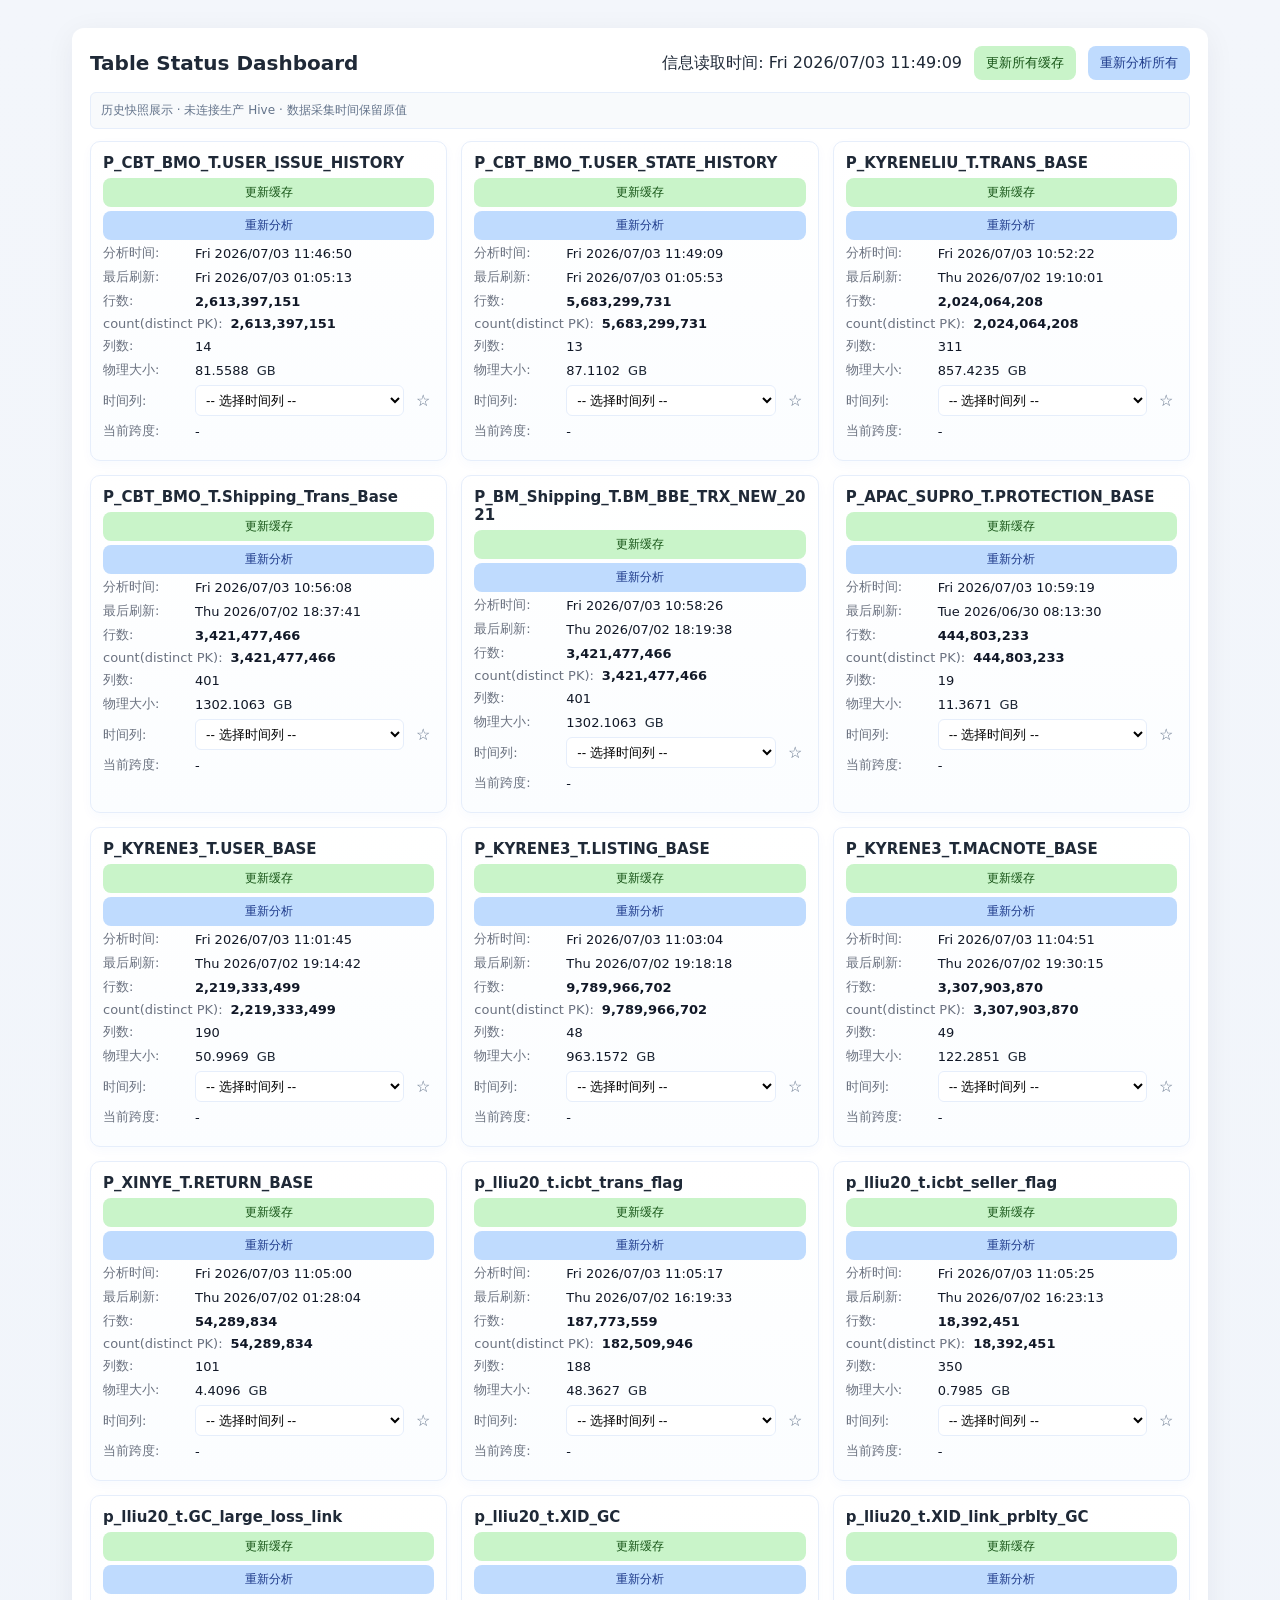
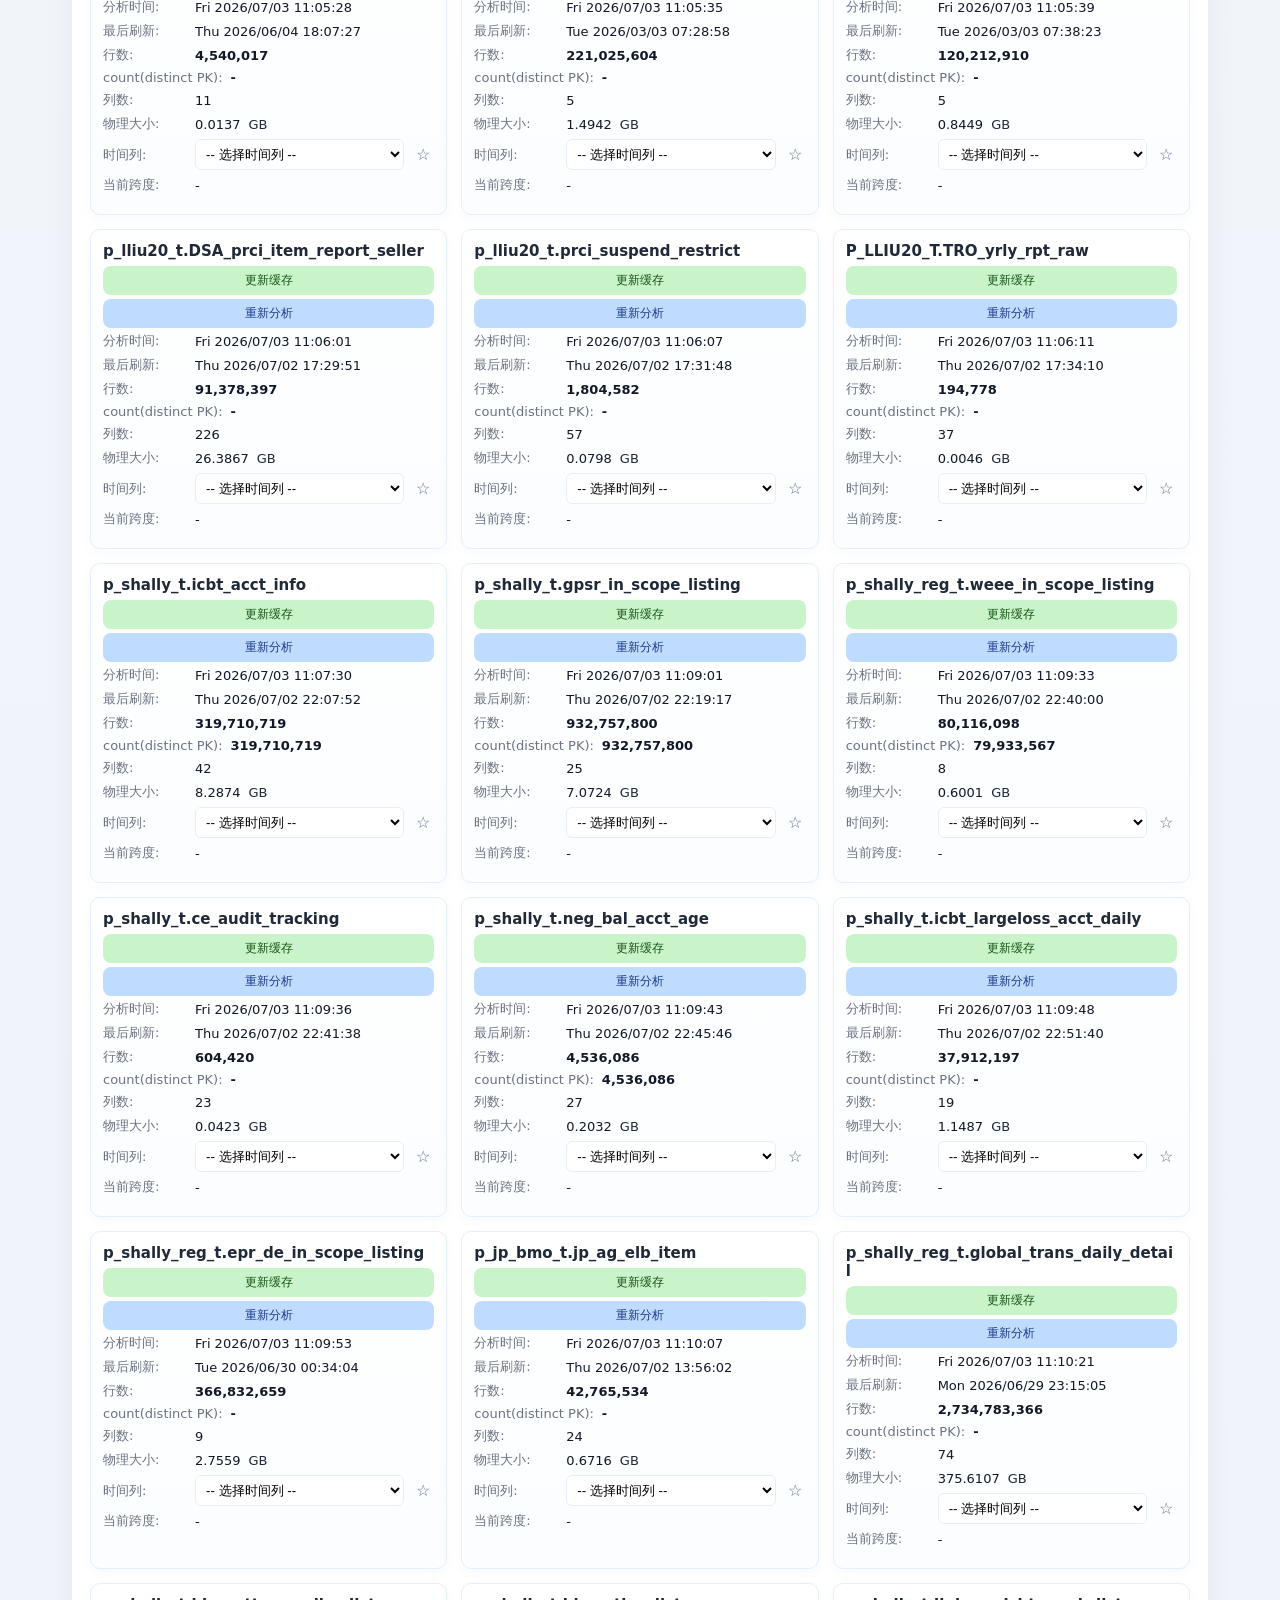
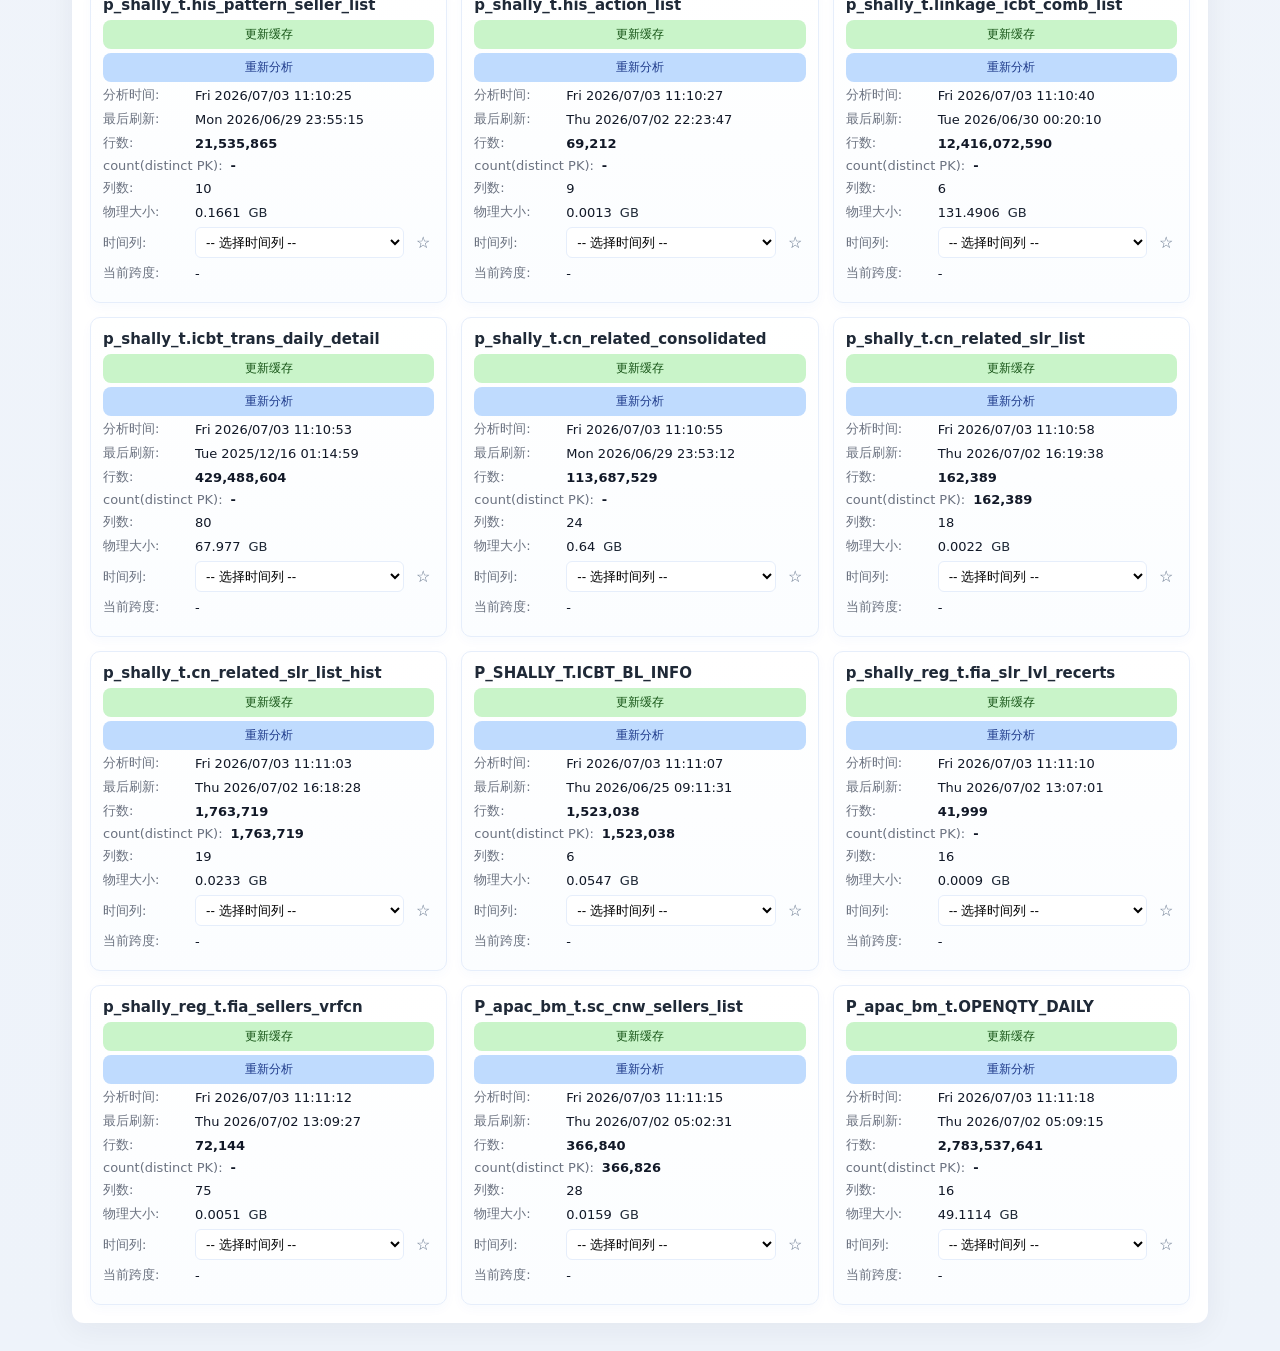
<file: docs/index.html>
<!DOCTYPE html>
<html lang="en">
  <head>
    <meta charset="utf-8" />
    <meta name="viewport" content="width=device-width, initial-scale=1" />
    <title>Table Status Dashboard</title>
    <link rel="stylesheet" href="static/styles.css" />
  </head>
  <body>
    <div id="refresh-overlay" class="refresh-overlay" style="display:none;">
      <div class="overlay-content">
        <div class="overlay-title">正在刷新数据库中</div>
        <div class="overlay-sub">已刷新 <span id="overlay-seconds">0</span> 秒，请稍后…</div>
      </div>
    </div>
    <div class="container">
      <header class="topbar">
        <h1>Table Status Dashboard</h1>
        <div class="top-actions">
          <div class="last-refresh">信息读取时间: <span id="last-refresh">2026-07-03 11:49:09</span></div>
          <button id="update-all-cache" class="btn btn-update-cache">更新所有缓存</button>
          <button id="reanalyze-all" class="btn btn-reanalyze">重新分析所有</button>
        </div>
      </header>
      
      <div class="demo-notice" role="status">历史快照展示 · 未连接生产 Hive · 数据采集时间保留原值 <span id="demo-action-notice"></span></div>
      

      <main>
        <div id="tables" class="grid">
          
          <div class="table-card" id="card-P_CBT_BMO_T.USER_ISSUE_HISTORY" data-table="P_CBT_BMO_T.USER_ISSUE_HISTORY">
            <div class="card-header"><h2>P_CBT_BMO_T.USER_ISSUE_HISTORY</h2></div>
            <div class="card-actions">
              <button class="btn small btn-update-cache" onclick="refreshCard('P_CBT_BMO_T.USER_ISSUE_HISTORY')">更新缓存</button>
            </div>
            <div class="card-actions">
              <button class="btn small btn-reanalyze" onclick="refreshAnalyze('P_CBT_BMO_T.USER_ISSUE_HISTORY')">重新分析</button>
            </div>

            <div class="card-body">
              <div class="meta"><span class="label">分析时间:</span> <span class="value" data-key="analysis_time">Loading...</span></div>
              <div class="meta"><span class="label">最后刷新:</span> <span class="value" data-key="create_time">-</span></div>
              <div class="meta"><span class="label">行数:</span> <span class="value number" data-key="row_count">-</span></div>
              <div class="meta"><span class="label">count(distinct PK):</span> <span class="value number" data-key="pk_distinct_count">-</span></div>
              <div class="meta"><span class="label">列数:</span> <span class="value" data-key="column_count">-</span></div>
              <div class="meta"><span class="label">物理大小:</span> <span class="value" data-key="physical_size_gb">-</span> GB</div>

              <div class="meta time-col">
                <span class="label">时间列:</span>
                <select data-key="time_select" onchange="onTimeColumnChange(this.closest('.table-card').dataset.table, this.value)"><option value="">-- 选择时间列 --</option></select>
                <button class="icon-btn" data-key="fav_toggle" title="收藏/取消" onclick="toggleFavoriteSelect(this.closest('.table-card').dataset.table)"><span class="star">☆</span></button>
              </div>
              <div class="meta"><span class="label">当前跨度:</span> <span class="value" data-key="current_span">-</span></div>
              <div class="favorites" data-key="favorites"></div>
            </div>
          </div>
          
          <div class="table-card" id="card-P_CBT_BMO_T.USER_STATE_HISTORY" data-table="P_CBT_BMO_T.USER_STATE_HISTORY">
            <div class="card-header"><h2>P_CBT_BMO_T.USER_STATE_HISTORY</h2></div>
            <div class="card-actions">
              <button class="btn small btn-update-cache" onclick="refreshCard('P_CBT_BMO_T.USER_STATE_HISTORY')">更新缓存</button>
            </div>
            <div class="card-actions">
              <button class="btn small btn-reanalyze" onclick="refreshAnalyze('P_CBT_BMO_T.USER_STATE_HISTORY')">重新分析</button>
            </div>

            <div class="card-body">
              <div class="meta"><span class="label">分析时间:</span> <span class="value" data-key="analysis_time">Loading...</span></div>
              <div class="meta"><span class="label">最后刷新:</span> <span class="value" data-key="create_time">-</span></div>
              <div class="meta"><span class="label">行数:</span> <span class="value number" data-key="row_count">-</span></div>
              <div class="meta"><span class="label">count(distinct PK):</span> <span class="value number" data-key="pk_distinct_count">-</span></div>
              <div class="meta"><span class="label">列数:</span> <span class="value" data-key="column_count">-</span></div>
              <div class="meta"><span class="label">物理大小:</span> <span class="value" data-key="physical_size_gb">-</span> GB</div>

              <div class="meta time-col">
                <span class="label">时间列:</span>
                <select data-key="time_select" onchange="onTimeColumnChange(this.closest('.table-card').dataset.table, this.value)"><option value="">-- 选择时间列 --</option></select>
                <button class="icon-btn" data-key="fav_toggle" title="收藏/取消" onclick="toggleFavoriteSelect(this.closest('.table-card').dataset.table)"><span class="star">☆</span></button>
              </div>
              <div class="meta"><span class="label">当前跨度:</span> <span class="value" data-key="current_span">-</span></div>
              <div class="favorites" data-key="favorites"></div>
            </div>
          </div>
          
          <div class="table-card" id="card-P_KYRENELIU_T.TRANS_BASE" data-table="P_KYRENELIU_T.TRANS_BASE">
            <div class="card-header"><h2>P_KYRENELIU_T.TRANS_BASE</h2></div>
            <div class="card-actions">
              <button class="btn small btn-update-cache" onclick="refreshCard('P_KYRENELIU_T.TRANS_BASE')">更新缓存</button>
            </div>
            <div class="card-actions">
              <button class="btn small btn-reanalyze" onclick="refreshAnalyze('P_KYRENELIU_T.TRANS_BASE')">重新分析</button>
            </div>

            <div class="card-body">
              <div class="meta"><span class="label">分析时间:</span> <span class="value" data-key="analysis_time">Loading...</span></div>
              <div class="meta"><span class="label">最后刷新:</span> <span class="value" data-key="create_time">-</span></div>
              <div class="meta"><span class="label">行数:</span> <span class="value number" data-key="row_count">-</span></div>
              <div class="meta"><span class="label">count(distinct PK):</span> <span class="value number" data-key="pk_distinct_count">-</span></div>
              <div class="meta"><span class="label">列数:</span> <span class="value" data-key="column_count">-</span></div>
              <div class="meta"><span class="label">物理大小:</span> <span class="value" data-key="physical_size_gb">-</span> GB</div>

              <div class="meta time-col">
                <span class="label">时间列:</span>
                <select data-key="time_select" onchange="onTimeColumnChange(this.closest('.table-card').dataset.table, this.value)"><option value="">-- 选择时间列 --</option></select>
                <button class="icon-btn" data-key="fav_toggle" title="收藏/取消" onclick="toggleFavoriteSelect(this.closest('.table-card').dataset.table)"><span class="star">☆</span></button>
              </div>
              <div class="meta"><span class="label">当前跨度:</span> <span class="value" data-key="current_span">-</span></div>
              <div class="favorites" data-key="favorites"></div>
            </div>
          </div>
          
          <div class="table-card" id="card-P_CBT_BMO_T.Shipping_Trans_Base" data-table="P_CBT_BMO_T.Shipping_Trans_Base">
            <div class="card-header"><h2>P_CBT_BMO_T.Shipping_Trans_Base</h2></div>
            <div class="card-actions">
              <button class="btn small btn-update-cache" onclick="refreshCard('P_CBT_BMO_T.Shipping_Trans_Base')">更新缓存</button>
            </div>
            <div class="card-actions">
              <button class="btn small btn-reanalyze" onclick="refreshAnalyze('P_CBT_BMO_T.Shipping_Trans_Base')">重新分析</button>
            </div>

            <div class="card-body">
              <div class="meta"><span class="label">分析时间:</span> <span class="value" data-key="analysis_time">Loading...</span></div>
              <div class="meta"><span class="label">最后刷新:</span> <span class="value" data-key="create_time">-</span></div>
              <div class="meta"><span class="label">行数:</span> <span class="value number" data-key="row_count">-</span></div>
              <div class="meta"><span class="label">count(distinct PK):</span> <span class="value number" data-key="pk_distinct_count">-</span></div>
              <div class="meta"><span class="label">列数:</span> <span class="value" data-key="column_count">-</span></div>
              <div class="meta"><span class="label">物理大小:</span> <span class="value" data-key="physical_size_gb">-</span> GB</div>

              <div class="meta time-col">
                <span class="label">时间列:</span>
                <select data-key="time_select" onchange="onTimeColumnChange(this.closest('.table-card').dataset.table, this.value)"><option value="">-- 选择时间列 --</option></select>
                <button class="icon-btn" data-key="fav_toggle" title="收藏/取消" onclick="toggleFavoriteSelect(this.closest('.table-card').dataset.table)"><span class="star">☆</span></button>
              </div>
              <div class="meta"><span class="label">当前跨度:</span> <span class="value" data-key="current_span">-</span></div>
              <div class="favorites" data-key="favorites"></div>
            </div>
          </div>
          
          <div class="table-card" id="card-P_BM_Shipping_T.BM_BBE_TRX_NEW_2021" data-table="P_BM_Shipping_T.BM_BBE_TRX_NEW_2021">
            <div class="card-header"><h2>P_BM_Shipping_T.BM_BBE_TRX_NEW_2021</h2></div>
            <div class="card-actions">
              <button class="btn small btn-update-cache" onclick="refreshCard('P_BM_Shipping_T.BM_BBE_TRX_NEW_2021')">更新缓存</button>
            </div>
            <div class="card-actions">
              <button class="btn small btn-reanalyze" onclick="refreshAnalyze('P_BM_Shipping_T.BM_BBE_TRX_NEW_2021')">重新分析</button>
            </div>

            <div class="card-body">
              <div class="meta"><span class="label">分析时间:</span> <span class="value" data-key="analysis_time">Loading...</span></div>
              <div class="meta"><span class="label">最后刷新:</span> <span class="value" data-key="create_time">-</span></div>
              <div class="meta"><span class="label">行数:</span> <span class="value number" data-key="row_count">-</span></div>
              <div class="meta"><span class="label">count(distinct PK):</span> <span class="value number" data-key="pk_distinct_count">-</span></div>
              <div class="meta"><span class="label">列数:</span> <span class="value" data-key="column_count">-</span></div>
              <div class="meta"><span class="label">物理大小:</span> <span class="value" data-key="physical_size_gb">-</span> GB</div>

              <div class="meta time-col">
                <span class="label">时间列:</span>
                <select data-key="time_select" onchange="onTimeColumnChange(this.closest('.table-card').dataset.table, this.value)"><option value="">-- 选择时间列 --</option></select>
                <button class="icon-btn" data-key="fav_toggle" title="收藏/取消" onclick="toggleFavoriteSelect(this.closest('.table-card').dataset.table)"><span class="star">☆</span></button>
              </div>
              <div class="meta"><span class="label">当前跨度:</span> <span class="value" data-key="current_span">-</span></div>
              <div class="favorites" data-key="favorites"></div>
            </div>
          </div>
          
          <div class="table-card" id="card-P_APAC_SUPRO_T.PROTECTION_BASE" data-table="P_APAC_SUPRO_T.PROTECTION_BASE">
            <div class="card-header"><h2>P_APAC_SUPRO_T.PROTECTION_BASE</h2></div>
            <div class="card-actions">
              <button class="btn small btn-update-cache" onclick="refreshCard('P_APAC_SUPRO_T.PROTECTION_BASE')">更新缓存</button>
            </div>
            <div class="card-actions">
              <button class="btn small btn-reanalyze" onclick="refreshAnalyze('P_APAC_SUPRO_T.PROTECTION_BASE')">重新分析</button>
            </div>

            <div class="card-body">
              <div class="meta"><span class="label">分析时间:</span> <span class="value" data-key="analysis_time">Loading...</span></div>
              <div class="meta"><span class="label">最后刷新:</span> <span class="value" data-key="create_time">-</span></div>
              <div class="meta"><span class="label">行数:</span> <span class="value number" data-key="row_count">-</span></div>
              <div class="meta"><span class="label">count(distinct PK):</span> <span class="value number" data-key="pk_distinct_count">-</span></div>
              <div class="meta"><span class="label">列数:</span> <span class="value" data-key="column_count">-</span></div>
              <div class="meta"><span class="label">物理大小:</span> <span class="value" data-key="physical_size_gb">-</span> GB</div>

              <div class="meta time-col">
                <span class="label">时间列:</span>
                <select data-key="time_select" onchange="onTimeColumnChange(this.closest('.table-card').dataset.table, this.value)"><option value="">-- 选择时间列 --</option></select>
                <button class="icon-btn" data-key="fav_toggle" title="收藏/取消" onclick="toggleFavoriteSelect(this.closest('.table-card').dataset.table)"><span class="star">☆</span></button>
              </div>
              <div class="meta"><span class="label">当前跨度:</span> <span class="value" data-key="current_span">-</span></div>
              <div class="favorites" data-key="favorites"></div>
            </div>
          </div>
          
          <div class="table-card" id="card-P_KYRENE3_T.USER_BASE" data-table="P_KYRENE3_T.USER_BASE">
            <div class="card-header"><h2>P_KYRENE3_T.USER_BASE</h2></div>
            <div class="card-actions">
              <button class="btn small btn-update-cache" onclick="refreshCard('P_KYRENE3_T.USER_BASE')">更新缓存</button>
            </div>
            <div class="card-actions">
              <button class="btn small btn-reanalyze" onclick="refreshAnalyze('P_KYRENE3_T.USER_BASE')">重新分析</button>
            </div>

            <div class="card-body">
              <div class="meta"><span class="label">分析时间:</span> <span class="value" data-key="analysis_time">Loading...</span></div>
              <div class="meta"><span class="label">最后刷新:</span> <span class="value" data-key="create_time">-</span></div>
              <div class="meta"><span class="label">行数:</span> <span class="value number" data-key="row_count">-</span></div>
              <div class="meta"><span class="label">count(distinct PK):</span> <span class="value number" data-key="pk_distinct_count">-</span></div>
              <div class="meta"><span class="label">列数:</span> <span class="value" data-key="column_count">-</span></div>
              <div class="meta"><span class="label">物理大小:</span> <span class="value" data-key="physical_size_gb">-</span> GB</div>

              <div class="meta time-col">
                <span class="label">时间列:</span>
                <select data-key="time_select" onchange="onTimeColumnChange(this.closest('.table-card').dataset.table, this.value)"><option value="">-- 选择时间列 --</option></select>
                <button class="icon-btn" data-key="fav_toggle" title="收藏/取消" onclick="toggleFavoriteSelect(this.closest('.table-card').dataset.table)"><span class="star">☆</span></button>
              </div>
              <div class="meta"><span class="label">当前跨度:</span> <span class="value" data-key="current_span">-</span></div>
              <div class="favorites" data-key="favorites"></div>
            </div>
          </div>
          
          <div class="table-card" id="card-P_KYRENE3_T.LISTING_BASE" data-table="P_KYRENE3_T.LISTING_BASE">
            <div class="card-header"><h2>P_KYRENE3_T.LISTING_BASE</h2></div>
            <div class="card-actions">
              <button class="btn small btn-update-cache" onclick="refreshCard('P_KYRENE3_T.LISTING_BASE')">更新缓存</button>
            </div>
            <div class="card-actions">
              <button class="btn small btn-reanalyze" onclick="refreshAnalyze('P_KYRENE3_T.LISTING_BASE')">重新分析</button>
            </div>

            <div class="card-body">
              <div class="meta"><span class="label">分析时间:</span> <span class="value" data-key="analysis_time">Loading...</span></div>
              <div class="meta"><span class="label">最后刷新:</span> <span class="value" data-key="create_time">-</span></div>
              <div class="meta"><span class="label">行数:</span> <span class="value number" data-key="row_count">-</span></div>
              <div class="meta"><span class="label">count(distinct PK):</span> <span class="value number" data-key="pk_distinct_count">-</span></div>
              <div class="meta"><span class="label">列数:</span> <span class="value" data-key="column_count">-</span></div>
              <div class="meta"><span class="label">物理大小:</span> <span class="value" data-key="physical_size_gb">-</span> GB</div>

              <div class="meta time-col">
                <span class="label">时间列:</span>
                <select data-key="time_select" onchange="onTimeColumnChange(this.closest('.table-card').dataset.table, this.value)"><option value="">-- 选择时间列 --</option></select>
                <button class="icon-btn" data-key="fav_toggle" title="收藏/取消" onclick="toggleFavoriteSelect(this.closest('.table-card').dataset.table)"><span class="star">☆</span></button>
              </div>
              <div class="meta"><span class="label">当前跨度:</span> <span class="value" data-key="current_span">-</span></div>
              <div class="favorites" data-key="favorites"></div>
            </div>
          </div>
          
          <div class="table-card" id="card-P_KYRENE3_T.MACNOTE_BASE" data-table="P_KYRENE3_T.MACNOTE_BASE">
            <div class="card-header"><h2>P_KYRENE3_T.MACNOTE_BASE</h2></div>
            <div class="card-actions">
              <button class="btn small btn-update-cache" onclick="refreshCard('P_KYRENE3_T.MACNOTE_BASE')">更新缓存</button>
            </div>
            <div class="card-actions">
              <button class="btn small btn-reanalyze" onclick="refreshAnalyze('P_KYRENE3_T.MACNOTE_BASE')">重新分析</button>
            </div>

            <div class="card-body">
              <div class="meta"><span class="label">分析时间:</span> <span class="value" data-key="analysis_time">Loading...</span></div>
              <div class="meta"><span class="label">最后刷新:</span> <span class="value" data-key="create_time">-</span></div>
              <div class="meta"><span class="label">行数:</span> <span class="value number" data-key="row_count">-</span></div>
              <div class="meta"><span class="label">count(distinct PK):</span> <span class="value number" data-key="pk_distinct_count">-</span></div>
              <div class="meta"><span class="label">列数:</span> <span class="value" data-key="column_count">-</span></div>
              <div class="meta"><span class="label">物理大小:</span> <span class="value" data-key="physical_size_gb">-</span> GB</div>

              <div class="meta time-col">
                <span class="label">时间列:</span>
                <select data-key="time_select" onchange="onTimeColumnChange(this.closest('.table-card').dataset.table, this.value)"><option value="">-- 选择时间列 --</option></select>
                <button class="icon-btn" data-key="fav_toggle" title="收藏/取消" onclick="toggleFavoriteSelect(this.closest('.table-card').dataset.table)"><span class="star">☆</span></button>
              </div>
              <div class="meta"><span class="label">当前跨度:</span> <span class="value" data-key="current_span">-</span></div>
              <div class="favorites" data-key="favorites"></div>
            </div>
          </div>
          
          <div class="table-card" id="card-P_XINYE_T.RETURN_BASE" data-table="P_XINYE_T.RETURN_BASE">
            <div class="card-header"><h2>P_XINYE_T.RETURN_BASE</h2></div>
            <div class="card-actions">
              <button class="btn small btn-update-cache" onclick="refreshCard('P_XINYE_T.RETURN_BASE')">更新缓存</button>
            </div>
            <div class="card-actions">
              <button class="btn small btn-reanalyze" onclick="refreshAnalyze('P_XINYE_T.RETURN_BASE')">重新分析</button>
            </div>

            <div class="card-body">
              <div class="meta"><span class="label">分析时间:</span> <span class="value" data-key="analysis_time">Loading...</span></div>
              <div class="meta"><span class="label">最后刷新:</span> <span class="value" data-key="create_time">-</span></div>
              <div class="meta"><span class="label">行数:</span> <span class="value number" data-key="row_count">-</span></div>
              <div class="meta"><span class="label">count(distinct PK):</span> <span class="value number" data-key="pk_distinct_count">-</span></div>
              <div class="meta"><span class="label">列数:</span> <span class="value" data-key="column_count">-</span></div>
              <div class="meta"><span class="label">物理大小:</span> <span class="value" data-key="physical_size_gb">-</span> GB</div>

              <div class="meta time-col">
                <span class="label">时间列:</span>
                <select data-key="time_select" onchange="onTimeColumnChange(this.closest('.table-card').dataset.table, this.value)"><option value="">-- 选择时间列 --</option></select>
                <button class="icon-btn" data-key="fav_toggle" title="收藏/取消" onclick="toggleFavoriteSelect(this.closest('.table-card').dataset.table)"><span class="star">☆</span></button>
              </div>
              <div class="meta"><span class="label">当前跨度:</span> <span class="value" data-key="current_span">-</span></div>
              <div class="favorites" data-key="favorites"></div>
            </div>
          </div>
          
          <div class="table-card" id="card-p_lliu20_t.icbt_trans_flag" data-table="p_lliu20_t.icbt_trans_flag">
            <div class="card-header"><h2>p_lliu20_t.icbt_trans_flag</h2></div>
            <div class="card-actions">
              <button class="btn small btn-update-cache" onclick="refreshCard('p_lliu20_t.icbt_trans_flag')">更新缓存</button>
            </div>
            <div class="card-actions">
              <button class="btn small btn-reanalyze" onclick="refreshAnalyze('p_lliu20_t.icbt_trans_flag')">重新分析</button>
            </div>

            <div class="card-body">
              <div class="meta"><span class="label">分析时间:</span> <span class="value" data-key="analysis_time">Loading...</span></div>
              <div class="meta"><span class="label">最后刷新:</span> <span class="value" data-key="create_time">-</span></div>
              <div class="meta"><span class="label">行数:</span> <span class="value number" data-key="row_count">-</span></div>
              <div class="meta"><span class="label">count(distinct PK):</span> <span class="value number" data-key="pk_distinct_count">-</span></div>
              <div class="meta"><span class="label">列数:</span> <span class="value" data-key="column_count">-</span></div>
              <div class="meta"><span class="label">物理大小:</span> <span class="value" data-key="physical_size_gb">-</span> GB</div>

              <div class="meta time-col">
                <span class="label">时间列:</span>
                <select data-key="time_select" onchange="onTimeColumnChange(this.closest('.table-card').dataset.table, this.value)"><option value="">-- 选择时间列 --</option></select>
                <button class="icon-btn" data-key="fav_toggle" title="收藏/取消" onclick="toggleFavoriteSelect(this.closest('.table-card').dataset.table)"><span class="star">☆</span></button>
              </div>
              <div class="meta"><span class="label">当前跨度:</span> <span class="value" data-key="current_span">-</span></div>
              <div class="favorites" data-key="favorites"></div>
            </div>
          </div>
          
          <div class="table-card" id="card-p_lliu20_t.icbt_seller_flag" data-table="p_lliu20_t.icbt_seller_flag">
            <div class="card-header"><h2>p_lliu20_t.icbt_seller_flag</h2></div>
            <div class="card-actions">
              <button class="btn small btn-update-cache" onclick="refreshCard('p_lliu20_t.icbt_seller_flag')">更新缓存</button>
            </div>
            <div class="card-actions">
              <button class="btn small btn-reanalyze" onclick="refreshAnalyze('p_lliu20_t.icbt_seller_flag')">重新分析</button>
            </div>

            <div class="card-body">
              <div class="meta"><span class="label">分析时间:</span> <span class="value" data-key="analysis_time">Loading...</span></div>
              <div class="meta"><span class="label">最后刷新:</span> <span class="value" data-key="create_time">-</span></div>
              <div class="meta"><span class="label">行数:</span> <span class="value number" data-key="row_count">-</span></div>
              <div class="meta"><span class="label">count(distinct PK):</span> <span class="value number" data-key="pk_distinct_count">-</span></div>
              <div class="meta"><span class="label">列数:</span> <span class="value" data-key="column_count">-</span></div>
              <div class="meta"><span class="label">物理大小:</span> <span class="value" data-key="physical_size_gb">-</span> GB</div>

              <div class="meta time-col">
                <span class="label">时间列:</span>
                <select data-key="time_select" onchange="onTimeColumnChange(this.closest('.table-card').dataset.table, this.value)"><option value="">-- 选择时间列 --</option></select>
                <button class="icon-btn" data-key="fav_toggle" title="收藏/取消" onclick="toggleFavoriteSelect(this.closest('.table-card').dataset.table)"><span class="star">☆</span></button>
              </div>
              <div class="meta"><span class="label">当前跨度:</span> <span class="value" data-key="current_span">-</span></div>
              <div class="favorites" data-key="favorites"></div>
            </div>
          </div>
          
          <div class="table-card" id="card-p_lliu20_t.GC_large_loss_link" data-table="p_lliu20_t.GC_large_loss_link">
            <div class="card-header"><h2>p_lliu20_t.GC_large_loss_link</h2></div>
            <div class="card-actions">
              <button class="btn small btn-update-cache" onclick="refreshCard('p_lliu20_t.GC_large_loss_link')">更新缓存</button>
            </div>
            <div class="card-actions">
              <button class="btn small btn-reanalyze" onclick="refreshAnalyze('p_lliu20_t.GC_large_loss_link')">重新分析</button>
            </div>

            <div class="card-body">
              <div class="meta"><span class="label">分析时间:</span> <span class="value" data-key="analysis_time">Loading...</span></div>
              <div class="meta"><span class="label">最后刷新:</span> <span class="value" data-key="create_time">-</span></div>
              <div class="meta"><span class="label">行数:</span> <span class="value number" data-key="row_count">-</span></div>
              <div class="meta"><span class="label">count(distinct PK):</span> <span class="value number" data-key="pk_distinct_count">-</span></div>
              <div class="meta"><span class="label">列数:</span> <span class="value" data-key="column_count">-</span></div>
              <div class="meta"><span class="label">物理大小:</span> <span class="value" data-key="physical_size_gb">-</span> GB</div>

              <div class="meta time-col">
                <span class="label">时间列:</span>
                <select data-key="time_select" onchange="onTimeColumnChange(this.closest('.table-card').dataset.table, this.value)"><option value="">-- 选择时间列 --</option></select>
                <button class="icon-btn" data-key="fav_toggle" title="收藏/取消" onclick="toggleFavoriteSelect(this.closest('.table-card').dataset.table)"><span class="star">☆</span></button>
              </div>
              <div class="meta"><span class="label">当前跨度:</span> <span class="value" data-key="current_span">-</span></div>
              <div class="favorites" data-key="favorites"></div>
            </div>
          </div>
          
          <div class="table-card" id="card-p_lliu20_t.XID_GC" data-table="p_lliu20_t.XID_GC">
            <div class="card-header"><h2>p_lliu20_t.XID_GC</h2></div>
            <div class="card-actions">
              <button class="btn small btn-update-cache" onclick="refreshCard('p_lliu20_t.XID_GC')">更新缓存</button>
            </div>
            <div class="card-actions">
              <button class="btn small btn-reanalyze" onclick="refreshAnalyze('p_lliu20_t.XID_GC')">重新分析</button>
            </div>

            <div class="card-body">
              <div class="meta"><span class="label">分析时间:</span> <span class="value" data-key="analysis_time">Loading...</span></div>
              <div class="meta"><span class="label">最后刷新:</span> <span class="value" data-key="create_time">-</span></div>
              <div class="meta"><span class="label">行数:</span> <span class="value number" data-key="row_count">-</span></div>
              <div class="meta"><span class="label">count(distinct PK):</span> <span class="value number" data-key="pk_distinct_count">-</span></div>
              <div class="meta"><span class="label">列数:</span> <span class="value" data-key="column_count">-</span></div>
              <div class="meta"><span class="label">物理大小:</span> <span class="value" data-key="physical_size_gb">-</span> GB</div>

              <div class="meta time-col">
                <span class="label">时间列:</span>
                <select data-key="time_select" onchange="onTimeColumnChange(this.closest('.table-card').dataset.table, this.value)"><option value="">-- 选择时间列 --</option></select>
                <button class="icon-btn" data-key="fav_toggle" title="收藏/取消" onclick="toggleFavoriteSelect(this.closest('.table-card').dataset.table)"><span class="star">☆</span></button>
              </div>
              <div class="meta"><span class="label">当前跨度:</span> <span class="value" data-key="current_span">-</span></div>
              <div class="favorites" data-key="favorites"></div>
            </div>
          </div>
          
          <div class="table-card" id="card-p_lliu20_t.XID_link_prblty_GC" data-table="p_lliu20_t.XID_link_prblty_GC">
            <div class="card-header"><h2>p_lliu20_t.XID_link_prblty_GC</h2></div>
            <div class="card-actions">
              <button class="btn small btn-update-cache" onclick="refreshCard('p_lliu20_t.XID_link_prblty_GC')">更新缓存</button>
            </div>
            <div class="card-actions">
              <button class="btn small btn-reanalyze" onclick="refreshAnalyze('p_lliu20_t.XID_link_prblty_GC')">重新分析</button>
            </div>

            <div class="card-body">
              <div class="meta"><span class="label">分析时间:</span> <span class="value" data-key="analysis_time">Loading...</span></div>
              <div class="meta"><span class="label">最后刷新:</span> <span class="value" data-key="create_time">-</span></div>
              <div class="meta"><span class="label">行数:</span> <span class="value number" data-key="row_count">-</span></div>
              <div class="meta"><span class="label">count(distinct PK):</span> <span class="value number" data-key="pk_distinct_count">-</span></div>
              <div class="meta"><span class="label">列数:</span> <span class="value" data-key="column_count">-</span></div>
              <div class="meta"><span class="label">物理大小:</span> <span class="value" data-key="physical_size_gb">-</span> GB</div>

              <div class="meta time-col">
                <span class="label">时间列:</span>
                <select data-key="time_select" onchange="onTimeColumnChange(this.closest('.table-card').dataset.table, this.value)"><option value="">-- 选择时间列 --</option></select>
                <button class="icon-btn" data-key="fav_toggle" title="收藏/取消" onclick="toggleFavoriteSelect(this.closest('.table-card').dataset.table)"><span class="star">☆</span></button>
              </div>
              <div class="meta"><span class="label">当前跨度:</span> <span class="value" data-key="current_span">-</span></div>
              <div class="favorites" data-key="favorites"></div>
            </div>
          </div>
          
          <div class="table-card" id="card-p_lliu20_t.DSA_prci_item_report_seller" data-table="p_lliu20_t.DSA_prci_item_report_seller">
            <div class="card-header"><h2>p_lliu20_t.DSA_prci_item_report_seller</h2></div>
            <div class="card-actions">
              <button class="btn small btn-update-cache" onclick="refreshCard('p_lliu20_t.DSA_prci_item_report_seller')">更新缓存</button>
            </div>
            <div class="card-actions">
              <button class="btn small btn-reanalyze" onclick="refreshAnalyze('p_lliu20_t.DSA_prci_item_report_seller')">重新分析</button>
            </div>

            <div class="card-body">
              <div class="meta"><span class="label">分析时间:</span> <span class="value" data-key="analysis_time">Loading...</span></div>
              <div class="meta"><span class="label">最后刷新:</span> <span class="value" data-key="create_time">-</span></div>
              <div class="meta"><span class="label">行数:</span> <span class="value number" data-key="row_count">-</span></div>
              <div class="meta"><span class="label">count(distinct PK):</span> <span class="value number" data-key="pk_distinct_count">-</span></div>
              <div class="meta"><span class="label">列数:</span> <span class="value" data-key="column_count">-</span></div>
              <div class="meta"><span class="label">物理大小:</span> <span class="value" data-key="physical_size_gb">-</span> GB</div>

              <div class="meta time-col">
                <span class="label">时间列:</span>
                <select data-key="time_select" onchange="onTimeColumnChange(this.closest('.table-card').dataset.table, this.value)"><option value="">-- 选择时间列 --</option></select>
                <button class="icon-btn" data-key="fav_toggle" title="收藏/取消" onclick="toggleFavoriteSelect(this.closest('.table-card').dataset.table)"><span class="star">☆</span></button>
              </div>
              <div class="meta"><span class="label">当前跨度:</span> <span class="value" data-key="current_span">-</span></div>
              <div class="favorites" data-key="favorites"></div>
            </div>
          </div>
          
          <div class="table-card" id="card-p_lliu20_t.prci_suspend_restrict" data-table="p_lliu20_t.prci_suspend_restrict">
            <div class="card-header"><h2>p_lliu20_t.prci_suspend_restrict</h2></div>
            <div class="card-actions">
              <button class="btn small btn-update-cache" onclick="refreshCard('p_lliu20_t.prci_suspend_restrict')">更新缓存</button>
            </div>
            <div class="card-actions">
              <button class="btn small btn-reanalyze" onclick="refreshAnalyze('p_lliu20_t.prci_suspend_restrict')">重新分析</button>
            </div>

            <div class="card-body">
              <div class="meta"><span class="label">分析时间:</span> <span class="value" data-key="analysis_time">Loading...</span></div>
              <div class="meta"><span class="label">最后刷新:</span> <span class="value" data-key="create_time">-</span></div>
              <div class="meta"><span class="label">行数:</span> <span class="value number" data-key="row_count">-</span></div>
              <div class="meta"><span class="label">count(distinct PK):</span> <span class="value number" data-key="pk_distinct_count">-</span></div>
              <div class="meta"><span class="label">列数:</span> <span class="value" data-key="column_count">-</span></div>
              <div class="meta"><span class="label">物理大小:</span> <span class="value" data-key="physical_size_gb">-</span> GB</div>

              <div class="meta time-col">
                <span class="label">时间列:</span>
                <select data-key="time_select" onchange="onTimeColumnChange(this.closest('.table-card').dataset.table, this.value)"><option value="">-- 选择时间列 --</option></select>
                <button class="icon-btn" data-key="fav_toggle" title="收藏/取消" onclick="toggleFavoriteSelect(this.closest('.table-card').dataset.table)"><span class="star">☆</span></button>
              </div>
              <div class="meta"><span class="label">当前跨度:</span> <span class="value" data-key="current_span">-</span></div>
              <div class="favorites" data-key="favorites"></div>
            </div>
          </div>
          
          <div class="table-card" id="card-P_LLIU20_T.TRO_yrly_rpt_raw" data-table="P_LLIU20_T.TRO_yrly_rpt_raw">
            <div class="card-header"><h2>P_LLIU20_T.TRO_yrly_rpt_raw</h2></div>
            <div class="card-actions">
              <button class="btn small btn-update-cache" onclick="refreshCard('P_LLIU20_T.TRO_yrly_rpt_raw')">更新缓存</button>
            </div>
            <div class="card-actions">
              <button class="btn small btn-reanalyze" onclick="refreshAnalyze('P_LLIU20_T.TRO_yrly_rpt_raw')">重新分析</button>
            </div>

            <div class="card-body">
              <div class="meta"><span class="label">分析时间:</span> <span class="value" data-key="analysis_time">Loading...</span></div>
              <div class="meta"><span class="label">最后刷新:</span> <span class="value" data-key="create_time">-</span></div>
              <div class="meta"><span class="label">行数:</span> <span class="value number" data-key="row_count">-</span></div>
              <div class="meta"><span class="label">count(distinct PK):</span> <span class="value number" data-key="pk_distinct_count">-</span></div>
              <div class="meta"><span class="label">列数:</span> <span class="value" data-key="column_count">-</span></div>
              <div class="meta"><span class="label">物理大小:</span> <span class="value" data-key="physical_size_gb">-</span> GB</div>

              <div class="meta time-col">
                <span class="label">时间列:</span>
                <select data-key="time_select" onchange="onTimeColumnChange(this.closest('.table-card').dataset.table, this.value)"><option value="">-- 选择时间列 --</option></select>
                <button class="icon-btn" data-key="fav_toggle" title="收藏/取消" onclick="toggleFavoriteSelect(this.closest('.table-card').dataset.table)"><span class="star">☆</span></button>
              </div>
              <div class="meta"><span class="label">当前跨度:</span> <span class="value" data-key="current_span">-</span></div>
              <div class="favorites" data-key="favorites"></div>
            </div>
          </div>
          
          <div class="table-card" id="card-p_shally_t.icbt_acct_info" data-table="p_shally_t.icbt_acct_info">
            <div class="card-header"><h2>p_shally_t.icbt_acct_info</h2></div>
            <div class="card-actions">
              <button class="btn small btn-update-cache" onclick="refreshCard('p_shally_t.icbt_acct_info')">更新缓存</button>
            </div>
            <div class="card-actions">
              <button class="btn small btn-reanalyze" onclick="refreshAnalyze('p_shally_t.icbt_acct_info')">重新分析</button>
            </div>

            <div class="card-body">
              <div class="meta"><span class="label">分析时间:</span> <span class="value" data-key="analysis_time">Loading...</span></div>
              <div class="meta"><span class="label">最后刷新:</span> <span class="value" data-key="create_time">-</span></div>
              <div class="meta"><span class="label">行数:</span> <span class="value number" data-key="row_count">-</span></div>
              <div class="meta"><span class="label">count(distinct PK):</span> <span class="value number" data-key="pk_distinct_count">-</span></div>
              <div class="meta"><span class="label">列数:</span> <span class="value" data-key="column_count">-</span></div>
              <div class="meta"><span class="label">物理大小:</span> <span class="value" data-key="physical_size_gb">-</span> GB</div>

              <div class="meta time-col">
                <span class="label">时间列:</span>
                <select data-key="time_select" onchange="onTimeColumnChange(this.closest('.table-card').dataset.table, this.value)"><option value="">-- 选择时间列 --</option></select>
                <button class="icon-btn" data-key="fav_toggle" title="收藏/取消" onclick="toggleFavoriteSelect(this.closest('.table-card').dataset.table)"><span class="star">☆</span></button>
              </div>
              <div class="meta"><span class="label">当前跨度:</span> <span class="value" data-key="current_span">-</span></div>
              <div class="favorites" data-key="favorites"></div>
            </div>
          </div>
          
          <div class="table-card" id="card-p_shally_t.gpsr_in_scope_listing" data-table="p_shally_t.gpsr_in_scope_listing">
            <div class="card-header"><h2>p_shally_t.gpsr_in_scope_listing</h2></div>
            <div class="card-actions">
              <button class="btn small btn-update-cache" onclick="refreshCard('p_shally_t.gpsr_in_scope_listing')">更新缓存</button>
            </div>
            <div class="card-actions">
              <button class="btn small btn-reanalyze" onclick="refreshAnalyze('p_shally_t.gpsr_in_scope_listing')">重新分析</button>
            </div>

            <div class="card-body">
              <div class="meta"><span class="label">分析时间:</span> <span class="value" data-key="analysis_time">Loading...</span></div>
              <div class="meta"><span class="label">最后刷新:</span> <span class="value" data-key="create_time">-</span></div>
              <div class="meta"><span class="label">行数:</span> <span class="value number" data-key="row_count">-</span></div>
              <div class="meta"><span class="label">count(distinct PK):</span> <span class="value number" data-key="pk_distinct_count">-</span></div>
              <div class="meta"><span class="label">列数:</span> <span class="value" data-key="column_count">-</span></div>
              <div class="meta"><span class="label">物理大小:</span> <span class="value" data-key="physical_size_gb">-</span> GB</div>

              <div class="meta time-col">
                <span class="label">时间列:</span>
                <select data-key="time_select" onchange="onTimeColumnChange(this.closest('.table-card').dataset.table, this.value)"><option value="">-- 选择时间列 --</option></select>
                <button class="icon-btn" data-key="fav_toggle" title="收藏/取消" onclick="toggleFavoriteSelect(this.closest('.table-card').dataset.table)"><span class="star">☆</span></button>
              </div>
              <div class="meta"><span class="label">当前跨度:</span> <span class="value" data-key="current_span">-</span></div>
              <div class="favorites" data-key="favorites"></div>
            </div>
          </div>
          
          <div class="table-card" id="card-p_shally_reg_t.weee_in_scope_listing" data-table="p_shally_reg_t.weee_in_scope_listing">
            <div class="card-header"><h2>p_shally_reg_t.weee_in_scope_listing</h2></div>
            <div class="card-actions">
              <button class="btn small btn-update-cache" onclick="refreshCard('p_shally_reg_t.weee_in_scope_listing')">更新缓存</button>
            </div>
            <div class="card-actions">
              <button class="btn small btn-reanalyze" onclick="refreshAnalyze('p_shally_reg_t.weee_in_scope_listing')">重新分析</button>
            </div>

            <div class="card-body">
              <div class="meta"><span class="label">分析时间:</span> <span class="value" data-key="analysis_time">Loading...</span></div>
              <div class="meta"><span class="label">最后刷新:</span> <span class="value" data-key="create_time">-</span></div>
              <div class="meta"><span class="label">行数:</span> <span class="value number" data-key="row_count">-</span></div>
              <div class="meta"><span class="label">count(distinct PK):</span> <span class="value number" data-key="pk_distinct_count">-</span></div>
              <div class="meta"><span class="label">列数:</span> <span class="value" data-key="column_count">-</span></div>
              <div class="meta"><span class="label">物理大小:</span> <span class="value" data-key="physical_size_gb">-</span> GB</div>

              <div class="meta time-col">
                <span class="label">时间列:</span>
                <select data-key="time_select" onchange="onTimeColumnChange(this.closest('.table-card').dataset.table, this.value)"><option value="">-- 选择时间列 --</option></select>
                <button class="icon-btn" data-key="fav_toggle" title="收藏/取消" onclick="toggleFavoriteSelect(this.closest('.table-card').dataset.table)"><span class="star">☆</span></button>
              </div>
              <div class="meta"><span class="label">当前跨度:</span> <span class="value" data-key="current_span">-</span></div>
              <div class="favorites" data-key="favorites"></div>
            </div>
          </div>
          
          <div class="table-card" id="card-p_shally_t.ce_audit_tracking" data-table="p_shally_t.ce_audit_tracking">
            <div class="card-header"><h2>p_shally_t.ce_audit_tracking</h2></div>
            <div class="card-actions">
              <button class="btn small btn-update-cache" onclick="refreshCard('p_shally_t.ce_audit_tracking')">更新缓存</button>
            </div>
            <div class="card-actions">
              <button class="btn small btn-reanalyze" onclick="refreshAnalyze('p_shally_t.ce_audit_tracking')">重新分析</button>
            </div>

            <div class="card-body">
              <div class="meta"><span class="label">分析时间:</span> <span class="value" data-key="analysis_time">Loading...</span></div>
              <div class="meta"><span class="label">最后刷新:</span> <span class="value" data-key="create_time">-</span></div>
              <div class="meta"><span class="label">行数:</span> <span class="value number" data-key="row_count">-</span></div>
              <div class="meta"><span class="label">count(distinct PK):</span> <span class="value number" data-key="pk_distinct_count">-</span></div>
              <div class="meta"><span class="label">列数:</span> <span class="value" data-key="column_count">-</span></div>
              <div class="meta"><span class="label">物理大小:</span> <span class="value" data-key="physical_size_gb">-</span> GB</div>

              <div class="meta time-col">
                <span class="label">时间列:</span>
                <select data-key="time_select" onchange="onTimeColumnChange(this.closest('.table-card').dataset.table, this.value)"><option value="">-- 选择时间列 --</option></select>
                <button class="icon-btn" data-key="fav_toggle" title="收藏/取消" onclick="toggleFavoriteSelect(this.closest('.table-card').dataset.table)"><span class="star">☆</span></button>
              </div>
              <div class="meta"><span class="label">当前跨度:</span> <span class="value" data-key="current_span">-</span></div>
              <div class="favorites" data-key="favorites"></div>
            </div>
          </div>
          
          <div class="table-card" id="card-p_shally_t.neg_bal_acct_age" data-table="p_shally_t.neg_bal_acct_age">
            <div class="card-header"><h2>p_shally_t.neg_bal_acct_age</h2></div>
            <div class="card-actions">
              <button class="btn small btn-update-cache" onclick="refreshCard('p_shally_t.neg_bal_acct_age')">更新缓存</button>
            </div>
            <div class="card-actions">
              <button class="btn small btn-reanalyze" onclick="refreshAnalyze('p_shally_t.neg_bal_acct_age')">重新分析</button>
            </div>

            <div class="card-body">
              <div class="meta"><span class="label">分析时间:</span> <span class="value" data-key="analysis_time">Loading...</span></div>
              <div class="meta"><span class="label">最后刷新:</span> <span class="value" data-key="create_time">-</span></div>
              <div class="meta"><span class="label">行数:</span> <span class="value number" data-key="row_count">-</span></div>
              <div class="meta"><span class="label">count(distinct PK):</span> <span class="value number" data-key="pk_distinct_count">-</span></div>
              <div class="meta"><span class="label">列数:</span> <span class="value" data-key="column_count">-</span></div>
              <div class="meta"><span class="label">物理大小:</span> <span class="value" data-key="physical_size_gb">-</span> GB</div>

              <div class="meta time-col">
                <span class="label">时间列:</span>
                <select data-key="time_select" onchange="onTimeColumnChange(this.closest('.table-card').dataset.table, this.value)"><option value="">-- 选择时间列 --</option></select>
                <button class="icon-btn" data-key="fav_toggle" title="收藏/取消" onclick="toggleFavoriteSelect(this.closest('.table-card').dataset.table)"><span class="star">☆</span></button>
              </div>
              <div class="meta"><span class="label">当前跨度:</span> <span class="value" data-key="current_span">-</span></div>
              <div class="favorites" data-key="favorites"></div>
            </div>
          </div>
          
          <div class="table-card" id="card-p_shally_t.icbt_largeloss_acct_daily" data-table="p_shally_t.icbt_largeloss_acct_daily">
            <div class="card-header"><h2>p_shally_t.icbt_largeloss_acct_daily</h2></div>
            <div class="card-actions">
              <button class="btn small btn-update-cache" onclick="refreshCard('p_shally_t.icbt_largeloss_acct_daily')">更新缓存</button>
            </div>
            <div class="card-actions">
              <button class="btn small btn-reanalyze" onclick="refreshAnalyze('p_shally_t.icbt_largeloss_acct_daily')">重新分析</button>
            </div>

            <div class="card-body">
              <div class="meta"><span class="label">分析时间:</span> <span class="value" data-key="analysis_time">Loading...</span></div>
              <div class="meta"><span class="label">最后刷新:</span> <span class="value" data-key="create_time">-</span></div>
              <div class="meta"><span class="label">行数:</span> <span class="value number" data-key="row_count">-</span></div>
              <div class="meta"><span class="label">count(distinct PK):</span> <span class="value number" data-key="pk_distinct_count">-</span></div>
              <div class="meta"><span class="label">列数:</span> <span class="value" data-key="column_count">-</span></div>
              <div class="meta"><span class="label">物理大小:</span> <span class="value" data-key="physical_size_gb">-</span> GB</div>

              <div class="meta time-col">
                <span class="label">时间列:</span>
                <select data-key="time_select" onchange="onTimeColumnChange(this.closest('.table-card').dataset.table, this.value)"><option value="">-- 选择时间列 --</option></select>
                <button class="icon-btn" data-key="fav_toggle" title="收藏/取消" onclick="toggleFavoriteSelect(this.closest('.table-card').dataset.table)"><span class="star">☆</span></button>
              </div>
              <div class="meta"><span class="label">当前跨度:</span> <span class="value" data-key="current_span">-</span></div>
              <div class="favorites" data-key="favorites"></div>
            </div>
          </div>
          
          <div class="table-card" id="card-p_shally_reg_t.epr_de_in_scope_listing" data-table="p_shally_reg_t.epr_de_in_scope_listing">
            <div class="card-header"><h2>p_shally_reg_t.epr_de_in_scope_listing</h2></div>
            <div class="card-actions">
              <button class="btn small btn-update-cache" onclick="refreshCard('p_shally_reg_t.epr_de_in_scope_listing')">更新缓存</button>
            </div>
            <div class="card-actions">
              <button class="btn small btn-reanalyze" onclick="refreshAnalyze('p_shally_reg_t.epr_de_in_scope_listing')">重新分析</button>
            </div>

            <div class="card-body">
              <div class="meta"><span class="label">分析时间:</span> <span class="value" data-key="analysis_time">Loading...</span></div>
              <div class="meta"><span class="label">最后刷新:</span> <span class="value" data-key="create_time">-</span></div>
              <div class="meta"><span class="label">行数:</span> <span class="value number" data-key="row_count">-</span></div>
              <div class="meta"><span class="label">count(distinct PK):</span> <span class="value number" data-key="pk_distinct_count">-</span></div>
              <div class="meta"><span class="label">列数:</span> <span class="value" data-key="column_count">-</span></div>
              <div class="meta"><span class="label">物理大小:</span> <span class="value" data-key="physical_size_gb">-</span> GB</div>

              <div class="meta time-col">
                <span class="label">时间列:</span>
                <select data-key="time_select" onchange="onTimeColumnChange(this.closest('.table-card').dataset.table, this.value)"><option value="">-- 选择时间列 --</option></select>
                <button class="icon-btn" data-key="fav_toggle" title="收藏/取消" onclick="toggleFavoriteSelect(this.closest('.table-card').dataset.table)"><span class="star">☆</span></button>
              </div>
              <div class="meta"><span class="label">当前跨度:</span> <span class="value" data-key="current_span">-</span></div>
              <div class="favorites" data-key="favorites"></div>
            </div>
          </div>
          
          <div class="table-card" id="card-p_jp_bmo_t.jp_ag_elb_item" data-table="p_jp_bmo_t.jp_ag_elb_item">
            <div class="card-header"><h2>p_jp_bmo_t.jp_ag_elb_item</h2></div>
            <div class="card-actions">
              <button class="btn small btn-update-cache" onclick="refreshCard('p_jp_bmo_t.jp_ag_elb_item')">更新缓存</button>
            </div>
            <div class="card-actions">
              <button class="btn small btn-reanalyze" onclick="refreshAnalyze('p_jp_bmo_t.jp_ag_elb_item')">重新分析</button>
            </div>

            <div class="card-body">
              <div class="meta"><span class="label">分析时间:</span> <span class="value" data-key="analysis_time">Loading...</span></div>
              <div class="meta"><span class="label">最后刷新:</span> <span class="value" data-key="create_time">-</span></div>
              <div class="meta"><span class="label">行数:</span> <span class="value number" data-key="row_count">-</span></div>
              <div class="meta"><span class="label">count(distinct PK):</span> <span class="value number" data-key="pk_distinct_count">-</span></div>
              <div class="meta"><span class="label">列数:</span> <span class="value" data-key="column_count">-</span></div>
              <div class="meta"><span class="label">物理大小:</span> <span class="value" data-key="physical_size_gb">-</span> GB</div>

              <div class="meta time-col">
                <span class="label">时间列:</span>
                <select data-key="time_select" onchange="onTimeColumnChange(this.closest('.table-card').dataset.table, this.value)"><option value="">-- 选择时间列 --</option></select>
                <button class="icon-btn" data-key="fav_toggle" title="收藏/取消" onclick="toggleFavoriteSelect(this.closest('.table-card').dataset.table)"><span class="star">☆</span></button>
              </div>
              <div class="meta"><span class="label">当前跨度:</span> <span class="value" data-key="current_span">-</span></div>
              <div class="favorites" data-key="favorites"></div>
            </div>
          </div>
          
          <div class="table-card" id="card-p_shally_reg_t.global_trans_daily_detail" data-table="p_shally_reg_t.global_trans_daily_detail">
            <div class="card-header"><h2>p_shally_reg_t.global_trans_daily_detail</h2></div>
            <div class="card-actions">
              <button class="btn small btn-update-cache" onclick="refreshCard('p_shally_reg_t.global_trans_daily_detail')">更新缓存</button>
            </div>
            <div class="card-actions">
              <button class="btn small btn-reanalyze" onclick="refreshAnalyze('p_shally_reg_t.global_trans_daily_detail')">重新分析</button>
            </div>

            <div class="card-body">
              <div class="meta"><span class="label">分析时间:</span> <span class="value" data-key="analysis_time">Loading...</span></div>
              <div class="meta"><span class="label">最后刷新:</span> <span class="value" data-key="create_time">-</span></div>
              <div class="meta"><span class="label">行数:</span> <span class="value number" data-key="row_count">-</span></div>
              <div class="meta"><span class="label">count(distinct PK):</span> <span class="value number" data-key="pk_distinct_count">-</span></div>
              <div class="meta"><span class="label">列数:</span> <span class="value" data-key="column_count">-</span></div>
              <div class="meta"><span class="label">物理大小:</span> <span class="value" data-key="physical_size_gb">-</span> GB</div>

              <div class="meta time-col">
                <span class="label">时间列:</span>
                <select data-key="time_select" onchange="onTimeColumnChange(this.closest('.table-card').dataset.table, this.value)"><option value="">-- 选择时间列 --</option></select>
                <button class="icon-btn" data-key="fav_toggle" title="收藏/取消" onclick="toggleFavoriteSelect(this.closest('.table-card').dataset.table)"><span class="star">☆</span></button>
              </div>
              <div class="meta"><span class="label">当前跨度:</span> <span class="value" data-key="current_span">-</span></div>
              <div class="favorites" data-key="favorites"></div>
            </div>
          </div>
          
          <div class="table-card" id="card-p_shally_t.his_pattern_seller_list" data-table="p_shally_t.his_pattern_seller_list">
            <div class="card-header"><h2>p_shally_t.his_pattern_seller_list</h2></div>
            <div class="card-actions">
              <button class="btn small btn-update-cache" onclick="refreshCard('p_shally_t.his_pattern_seller_list')">更新缓存</button>
            </div>
            <div class="card-actions">
              <button class="btn small btn-reanalyze" onclick="refreshAnalyze('p_shally_t.his_pattern_seller_list')">重新分析</button>
            </div>

            <div class="card-body">
              <div class="meta"><span class="label">分析时间:</span> <span class="value" data-key="analysis_time">Loading...</span></div>
              <div class="meta"><span class="label">最后刷新:</span> <span class="value" data-key="create_time">-</span></div>
              <div class="meta"><span class="label">行数:</span> <span class="value number" data-key="row_count">-</span></div>
              <div class="meta"><span class="label">count(distinct PK):</span> <span class="value number" data-key="pk_distinct_count">-</span></div>
              <div class="meta"><span class="label">列数:</span> <span class="value" data-key="column_count">-</span></div>
              <div class="meta"><span class="label">物理大小:</span> <span class="value" data-key="physical_size_gb">-</span> GB</div>

              <div class="meta time-col">
                <span class="label">时间列:</span>
                <select data-key="time_select" onchange="onTimeColumnChange(this.closest('.table-card').dataset.table, this.value)"><option value="">-- 选择时间列 --</option></select>
                <button class="icon-btn" data-key="fav_toggle" title="收藏/取消" onclick="toggleFavoriteSelect(this.closest('.table-card').dataset.table)"><span class="star">☆</span></button>
              </div>
              <div class="meta"><span class="label">当前跨度:</span> <span class="value" data-key="current_span">-</span></div>
              <div class="favorites" data-key="favorites"></div>
            </div>
          </div>
          
          <div class="table-card" id="card-p_shally_t.his_action_list" data-table="p_shally_t.his_action_list">
            <div class="card-header"><h2>p_shally_t.his_action_list</h2></div>
            <div class="card-actions">
              <button class="btn small btn-update-cache" onclick="refreshCard('p_shally_t.his_action_list')">更新缓存</button>
            </div>
            <div class="card-actions">
              <button class="btn small btn-reanalyze" onclick="refreshAnalyze('p_shally_t.his_action_list')">重新分析</button>
            </div>

            <div class="card-body">
              <div class="meta"><span class="label">分析时间:</span> <span class="value" data-key="analysis_time">Loading...</span></div>
              <div class="meta"><span class="label">最后刷新:</span> <span class="value" data-key="create_time">-</span></div>
              <div class="meta"><span class="label">行数:</span> <span class="value number" data-key="row_count">-</span></div>
              <div class="meta"><span class="label">count(distinct PK):</span> <span class="value number" data-key="pk_distinct_count">-</span></div>
              <div class="meta"><span class="label">列数:</span> <span class="value" data-key="column_count">-</span></div>
              <div class="meta"><span class="label">物理大小:</span> <span class="value" data-key="physical_size_gb">-</span> GB</div>

              <div class="meta time-col">
                <span class="label">时间列:</span>
                <select data-key="time_select" onchange="onTimeColumnChange(this.closest('.table-card').dataset.table, this.value)"><option value="">-- 选择时间列 --</option></select>
                <button class="icon-btn" data-key="fav_toggle" title="收藏/取消" onclick="toggleFavoriteSelect(this.closest('.table-card').dataset.table)"><span class="star">☆</span></button>
              </div>
              <div class="meta"><span class="label">当前跨度:</span> <span class="value" data-key="current_span">-</span></div>
              <div class="favorites" data-key="favorites"></div>
            </div>
          </div>
          
          <div class="table-card" id="card-p_shally_t.linkage_icbt_comb_list" data-table="p_shally_t.linkage_icbt_comb_list">
            <div class="card-header"><h2>p_shally_t.linkage_icbt_comb_list</h2></div>
            <div class="card-actions">
              <button class="btn small btn-update-cache" onclick="refreshCard('p_shally_t.linkage_icbt_comb_list')">更新缓存</button>
            </div>
            <div class="card-actions">
              <button class="btn small btn-reanalyze" onclick="refreshAnalyze('p_shally_t.linkage_icbt_comb_list')">重新分析</button>
            </div>

            <div class="card-body">
              <div class="meta"><span class="label">分析时间:</span> <span class="value" data-key="analysis_time">Loading...</span></div>
              <div class="meta"><span class="label">最后刷新:</span> <span class="value" data-key="create_time">-</span></div>
              <div class="meta"><span class="label">行数:</span> <span class="value number" data-key="row_count">-</span></div>
              <div class="meta"><span class="label">count(distinct PK):</span> <span class="value number" data-key="pk_distinct_count">-</span></div>
              <div class="meta"><span class="label">列数:</span> <span class="value" data-key="column_count">-</span></div>
              <div class="meta"><span class="label">物理大小:</span> <span class="value" data-key="physical_size_gb">-</span> GB</div>

              <div class="meta time-col">
                <span class="label">时间列:</span>
                <select data-key="time_select" onchange="onTimeColumnChange(this.closest('.table-card').dataset.table, this.value)"><option value="">-- 选择时间列 --</option></select>
                <button class="icon-btn" data-key="fav_toggle" title="收藏/取消" onclick="toggleFavoriteSelect(this.closest('.table-card').dataset.table)"><span class="star">☆</span></button>
              </div>
              <div class="meta"><span class="label">当前跨度:</span> <span class="value" data-key="current_span">-</span></div>
              <div class="favorites" data-key="favorites"></div>
            </div>
          </div>
          
          <div class="table-card" id="card-p_shally_t.icbt_trans_daily_detail" data-table="p_shally_t.icbt_trans_daily_detail">
            <div class="card-header"><h2>p_shally_t.icbt_trans_daily_detail</h2></div>
            <div class="card-actions">
              <button class="btn small btn-update-cache" onclick="refreshCard('p_shally_t.icbt_trans_daily_detail')">更新缓存</button>
            </div>
            <div class="card-actions">
              <button class="btn small btn-reanalyze" onclick="refreshAnalyze('p_shally_t.icbt_trans_daily_detail')">重新分析</button>
            </div>

            <div class="card-body">
              <div class="meta"><span class="label">分析时间:</span> <span class="value" data-key="analysis_time">Loading...</span></div>
              <div class="meta"><span class="label">最后刷新:</span> <span class="value" data-key="create_time">-</span></div>
              <div class="meta"><span class="label">行数:</span> <span class="value number" data-key="row_count">-</span></div>
              <div class="meta"><span class="label">count(distinct PK):</span> <span class="value number" data-key="pk_distinct_count">-</span></div>
              <div class="meta"><span class="label">列数:</span> <span class="value" data-key="column_count">-</span></div>
              <div class="meta"><span class="label">物理大小:</span> <span class="value" data-key="physical_size_gb">-</span> GB</div>

              <div class="meta time-col">
                <span class="label">时间列:</span>
                <select data-key="time_select" onchange="onTimeColumnChange(this.closest('.table-card').dataset.table, this.value)"><option value="">-- 选择时间列 --</option></select>
                <button class="icon-btn" data-key="fav_toggle" title="收藏/取消" onclick="toggleFavoriteSelect(this.closest('.table-card').dataset.table)"><span class="star">☆</span></button>
              </div>
              <div class="meta"><span class="label">当前跨度:</span> <span class="value" data-key="current_span">-</span></div>
              <div class="favorites" data-key="favorites"></div>
            </div>
          </div>
          
          <div class="table-card" id="card-p_shally_t.cn_related_consolidated" data-table="p_shally_t.cn_related_consolidated">
            <div class="card-header"><h2>p_shally_t.cn_related_consolidated</h2></div>
            <div class="card-actions">
              <button class="btn small btn-update-cache" onclick="refreshCard('p_shally_t.cn_related_consolidated')">更新缓存</button>
            </div>
            <div class="card-actions">
              <button class="btn small btn-reanalyze" onclick="refreshAnalyze('p_shally_t.cn_related_consolidated')">重新分析</button>
            </div>

            <div class="card-body">
              <div class="meta"><span class="label">分析时间:</span> <span class="value" data-key="analysis_time">Loading...</span></div>
              <div class="meta"><span class="label">最后刷新:</span> <span class="value" data-key="create_time">-</span></div>
              <div class="meta"><span class="label">行数:</span> <span class="value number" data-key="row_count">-</span></div>
              <div class="meta"><span class="label">count(distinct PK):</span> <span class="value number" data-key="pk_distinct_count">-</span></div>
              <div class="meta"><span class="label">列数:</span> <span class="value" data-key="column_count">-</span></div>
              <div class="meta"><span class="label">物理大小:</span> <span class="value" data-key="physical_size_gb">-</span> GB</div>

              <div class="meta time-col">
                <span class="label">时间列:</span>
                <select data-key="time_select" onchange="onTimeColumnChange(this.closest('.table-card').dataset.table, this.value)"><option value="">-- 选择时间列 --</option></select>
                <button class="icon-btn" data-key="fav_toggle" title="收藏/取消" onclick="toggleFavoriteSelect(this.closest('.table-card').dataset.table)"><span class="star">☆</span></button>
              </div>
              <div class="meta"><span class="label">当前跨度:</span> <span class="value" data-key="current_span">-</span></div>
              <div class="favorites" data-key="favorites"></div>
            </div>
          </div>
          
          <div class="table-card" id="card-p_shally_t.cn_related_slr_list" data-table="p_shally_t.cn_related_slr_list">
            <div class="card-header"><h2>p_shally_t.cn_related_slr_list</h2></div>
            <div class="card-actions">
              <button class="btn small btn-update-cache" onclick="refreshCard('p_shally_t.cn_related_slr_list')">更新缓存</button>
            </div>
            <div class="card-actions">
              <button class="btn small btn-reanalyze" onclick="refreshAnalyze('p_shally_t.cn_related_slr_list')">重新分析</button>
            </div>

            <div class="card-body">
              <div class="meta"><span class="label">分析时间:</span> <span class="value" data-key="analysis_time">Loading...</span></div>
              <div class="meta"><span class="label">最后刷新:</span> <span class="value" data-key="create_time">-</span></div>
              <div class="meta"><span class="label">行数:</span> <span class="value number" data-key="row_count">-</span></div>
              <div class="meta"><span class="label">count(distinct PK):</span> <span class="value number" data-key="pk_distinct_count">-</span></div>
              <div class="meta"><span class="label">列数:</span> <span class="value" data-key="column_count">-</span></div>
              <div class="meta"><span class="label">物理大小:</span> <span class="value" data-key="physical_size_gb">-</span> GB</div>

              <div class="meta time-col">
                <span class="label">时间列:</span>
                <select data-key="time_select" onchange="onTimeColumnChange(this.closest('.table-card').dataset.table, this.value)"><option value="">-- 选择时间列 --</option></select>
                <button class="icon-btn" data-key="fav_toggle" title="收藏/取消" onclick="toggleFavoriteSelect(this.closest('.table-card').dataset.table)"><span class="star">☆</span></button>
              </div>
              <div class="meta"><span class="label">当前跨度:</span> <span class="value" data-key="current_span">-</span></div>
              <div class="favorites" data-key="favorites"></div>
            </div>
          </div>
          
          <div class="table-card" id="card-p_shally_t.cn_related_slr_list_hist" data-table="p_shally_t.cn_related_slr_list_hist">
            <div class="card-header"><h2>p_shally_t.cn_related_slr_list_hist</h2></div>
            <div class="card-actions">
              <button class="btn small btn-update-cache" onclick="refreshCard('p_shally_t.cn_related_slr_list_hist')">更新缓存</button>
            </div>
            <div class="card-actions">
              <button class="btn small btn-reanalyze" onclick="refreshAnalyze('p_shally_t.cn_related_slr_list_hist')">重新分析</button>
            </div>

            <div class="card-body">
              <div class="meta"><span class="label">分析时间:</span> <span class="value" data-key="analysis_time">Loading...</span></div>
              <div class="meta"><span class="label">最后刷新:</span> <span class="value" data-key="create_time">-</span></div>
              <div class="meta"><span class="label">行数:</span> <span class="value number" data-key="row_count">-</span></div>
              <div class="meta"><span class="label">count(distinct PK):</span> <span class="value number" data-key="pk_distinct_count">-</span></div>
              <div class="meta"><span class="label">列数:</span> <span class="value" data-key="column_count">-</span></div>
              <div class="meta"><span class="label">物理大小:</span> <span class="value" data-key="physical_size_gb">-</span> GB</div>

              <div class="meta time-col">
                <span class="label">时间列:</span>
                <select data-key="time_select" onchange="onTimeColumnChange(this.closest('.table-card').dataset.table, this.value)"><option value="">-- 选择时间列 --</option></select>
                <button class="icon-btn" data-key="fav_toggle" title="收藏/取消" onclick="toggleFavoriteSelect(this.closest('.table-card').dataset.table)"><span class="star">☆</span></button>
              </div>
              <div class="meta"><span class="label">当前跨度:</span> <span class="value" data-key="current_span">-</span></div>
              <div class="favorites" data-key="favorites"></div>
            </div>
          </div>
          
          <div class="table-card" id="card-P_SHALLY_T.ICBT_BL_INFO" data-table="P_SHALLY_T.ICBT_BL_INFO">
            <div class="card-header"><h2>P_SHALLY_T.ICBT_BL_INFO</h2></div>
            <div class="card-actions">
              <button class="btn small btn-update-cache" onclick="refreshCard('P_SHALLY_T.ICBT_BL_INFO')">更新缓存</button>
            </div>
            <div class="card-actions">
              <button class="btn small btn-reanalyze" onclick="refreshAnalyze('P_SHALLY_T.ICBT_BL_INFO')">重新分析</button>
            </div>

            <div class="card-body">
              <div class="meta"><span class="label">分析时间:</span> <span class="value" data-key="analysis_time">Loading...</span></div>
              <div class="meta"><span class="label">最后刷新:</span> <span class="value" data-key="create_time">-</span></div>
              <div class="meta"><span class="label">行数:</span> <span class="value number" data-key="row_count">-</span></div>
              <div class="meta"><span class="label">count(distinct PK):</span> <span class="value number" data-key="pk_distinct_count">-</span></div>
              <div class="meta"><span class="label">列数:</span> <span class="value" data-key="column_count">-</span></div>
              <div class="meta"><span class="label">物理大小:</span> <span class="value" data-key="physical_size_gb">-</span> GB</div>

              <div class="meta time-col">
                <span class="label">时间列:</span>
                <select data-key="time_select" onchange="onTimeColumnChange(this.closest('.table-card').dataset.table, this.value)"><option value="">-- 选择时间列 --</option></select>
                <button class="icon-btn" data-key="fav_toggle" title="收藏/取消" onclick="toggleFavoriteSelect(this.closest('.table-card').dataset.table)"><span class="star">☆</span></button>
              </div>
              <div class="meta"><span class="label">当前跨度:</span> <span class="value" data-key="current_span">-</span></div>
              <div class="favorites" data-key="favorites"></div>
            </div>
          </div>
          
          <div class="table-card" id="card-p_shally_reg_t.fia_slr_lvl_recerts" data-table="p_shally_reg_t.fia_slr_lvl_recerts">
            <div class="card-header"><h2>p_shally_reg_t.fia_slr_lvl_recerts</h2></div>
            <div class="card-actions">
              <button class="btn small btn-update-cache" onclick="refreshCard('p_shally_reg_t.fia_slr_lvl_recerts')">更新缓存</button>
            </div>
            <div class="card-actions">
              <button class="btn small btn-reanalyze" onclick="refreshAnalyze('p_shally_reg_t.fia_slr_lvl_recerts')">重新分析</button>
            </div>

            <div class="card-body">
              <div class="meta"><span class="label">分析时间:</span> <span class="value" data-key="analysis_time">Loading...</span></div>
              <div class="meta"><span class="label">最后刷新:</span> <span class="value" data-key="create_time">-</span></div>
              <div class="meta"><span class="label">行数:</span> <span class="value number" data-key="row_count">-</span></div>
              <div class="meta"><span class="label">count(distinct PK):</span> <span class="value number" data-key="pk_distinct_count">-</span></div>
              <div class="meta"><span class="label">列数:</span> <span class="value" data-key="column_count">-</span></div>
              <div class="meta"><span class="label">物理大小:</span> <span class="value" data-key="physical_size_gb">-</span> GB</div>

              <div class="meta time-col">
                <span class="label">时间列:</span>
                <select data-key="time_select" onchange="onTimeColumnChange(this.closest('.table-card').dataset.table, this.value)"><option value="">-- 选择时间列 --</option></select>
                <button class="icon-btn" data-key="fav_toggle" title="收藏/取消" onclick="toggleFavoriteSelect(this.closest('.table-card').dataset.table)"><span class="star">☆</span></button>
              </div>
              <div class="meta"><span class="label">当前跨度:</span> <span class="value" data-key="current_span">-</span></div>
              <div class="favorites" data-key="favorites"></div>
            </div>
          </div>
          
          <div class="table-card" id="card-p_shally_reg_t.fia_sellers_vrfcn" data-table="p_shally_reg_t.fia_sellers_vrfcn">
            <div class="card-header"><h2>p_shally_reg_t.fia_sellers_vrfcn</h2></div>
            <div class="card-actions">
              <button class="btn small btn-update-cache" onclick="refreshCard('p_shally_reg_t.fia_sellers_vrfcn')">更新缓存</button>
            </div>
            <div class="card-actions">
              <button class="btn small btn-reanalyze" onclick="refreshAnalyze('p_shally_reg_t.fia_sellers_vrfcn')">重新分析</button>
            </div>

            <div class="card-body">
              <div class="meta"><span class="label">分析时间:</span> <span class="value" data-key="analysis_time">Loading...</span></div>
              <div class="meta"><span class="label">最后刷新:</span> <span class="value" data-key="create_time">-</span></div>
              <div class="meta"><span class="label">行数:</span> <span class="value number" data-key="row_count">-</span></div>
              <div class="meta"><span class="label">count(distinct PK):</span> <span class="value number" data-key="pk_distinct_count">-</span></div>
              <div class="meta"><span class="label">列数:</span> <span class="value" data-key="column_count">-</span></div>
              <div class="meta"><span class="label">物理大小:</span> <span class="value" data-key="physical_size_gb">-</span> GB</div>

              <div class="meta time-col">
                <span class="label">时间列:</span>
                <select data-key="time_select" onchange="onTimeColumnChange(this.closest('.table-card').dataset.table, this.value)"><option value="">-- 选择时间列 --</option></select>
                <button class="icon-btn" data-key="fav_toggle" title="收藏/取消" onclick="toggleFavoriteSelect(this.closest('.table-card').dataset.table)"><span class="star">☆</span></button>
              </div>
              <div class="meta"><span class="label">当前跨度:</span> <span class="value" data-key="current_span">-</span></div>
              <div class="favorites" data-key="favorites"></div>
            </div>
          </div>
          
          <div class="table-card" id="card-P_apac_bm_t.sc_cnw_sellers_list" data-table="P_apac_bm_t.sc_cnw_sellers_list">
            <div class="card-header"><h2>P_apac_bm_t.sc_cnw_sellers_list</h2></div>
            <div class="card-actions">
              <button class="btn small btn-update-cache" onclick="refreshCard('P_apac_bm_t.sc_cnw_sellers_list')">更新缓存</button>
            </div>
            <div class="card-actions">
              <button class="btn small btn-reanalyze" onclick="refreshAnalyze('P_apac_bm_t.sc_cnw_sellers_list')">重新分析</button>
            </div>

            <div class="card-body">
              <div class="meta"><span class="label">分析时间:</span> <span class="value" data-key="analysis_time">Loading...</span></div>
              <div class="meta"><span class="label">最后刷新:</span> <span class="value" data-key="create_time">-</span></div>
              <div class="meta"><span class="label">行数:</span> <span class="value number" data-key="row_count">-</span></div>
              <div class="meta"><span class="label">count(distinct PK):</span> <span class="value number" data-key="pk_distinct_count">-</span></div>
              <div class="meta"><span class="label">列数:</span> <span class="value" data-key="column_count">-</span></div>
              <div class="meta"><span class="label">物理大小:</span> <span class="value" data-key="physical_size_gb">-</span> GB</div>

              <div class="meta time-col">
                <span class="label">时间列:</span>
                <select data-key="time_select" onchange="onTimeColumnChange(this.closest('.table-card').dataset.table, this.value)"><option value="">-- 选择时间列 --</option></select>
                <button class="icon-btn" data-key="fav_toggle" title="收藏/取消" onclick="toggleFavoriteSelect(this.closest('.table-card').dataset.table)"><span class="star">☆</span></button>
              </div>
              <div class="meta"><span class="label">当前跨度:</span> <span class="value" data-key="current_span">-</span></div>
              <div class="favorites" data-key="favorites"></div>
            </div>
          </div>
          
          <div class="table-card" id="card-P_apac_bm_t.OPENQTY_DAILY" data-table="P_apac_bm_t.OPENQTY_DAILY">
            <div class="card-header"><h2>P_apac_bm_t.OPENQTY_DAILY</h2></div>
            <div class="card-actions">
              <button class="btn small btn-update-cache" onclick="refreshCard('P_apac_bm_t.OPENQTY_DAILY')">更新缓存</button>
            </div>
            <div class="card-actions">
              <button class="btn small btn-reanalyze" onclick="refreshAnalyze('P_apac_bm_t.OPENQTY_DAILY')">重新分析</button>
            </div>

            <div class="card-body">
              <div class="meta"><span class="label">分析时间:</span> <span class="value" data-key="analysis_time">Loading...</span></div>
              <div class="meta"><span class="label">最后刷新:</span> <span class="value" data-key="create_time">-</span></div>
              <div class="meta"><span class="label">行数:</span> <span class="value number" data-key="row_count">-</span></div>
              <div class="meta"><span class="label">count(distinct PK):</span> <span class="value number" data-key="pk_distinct_count">-</span></div>
              <div class="meta"><span class="label">列数:</span> <span class="value" data-key="column_count">-</span></div>
              <div class="meta"><span class="label">物理大小:</span> <span class="value" data-key="physical_size_gb">-</span> GB</div>

              <div class="meta time-col">
                <span class="label">时间列:</span>
                <select data-key="time_select" onchange="onTimeColumnChange(this.closest('.table-card').dataset.table, this.value)"><option value="">-- 选择时间列 --</option></select>
                <button class="icon-btn" data-key="fav_toggle" title="收藏/取消" onclick="toggleFavoriteSelect(this.closest('.table-card').dataset.table)"><span class="star">☆</span></button>
              </div>
              <div class="meta"><span class="label">当前跨度:</span> <span class="value" data-key="current_span">-</span></div>
              <div class="favorites" data-key="favorites"></div>
            </div>
          </div>
          
        </div>
      </main>
    </div>

    <script src="static/demo-api.js"></script>
    <script src="static/app.js"></script>
  </body>
</html>
</file>
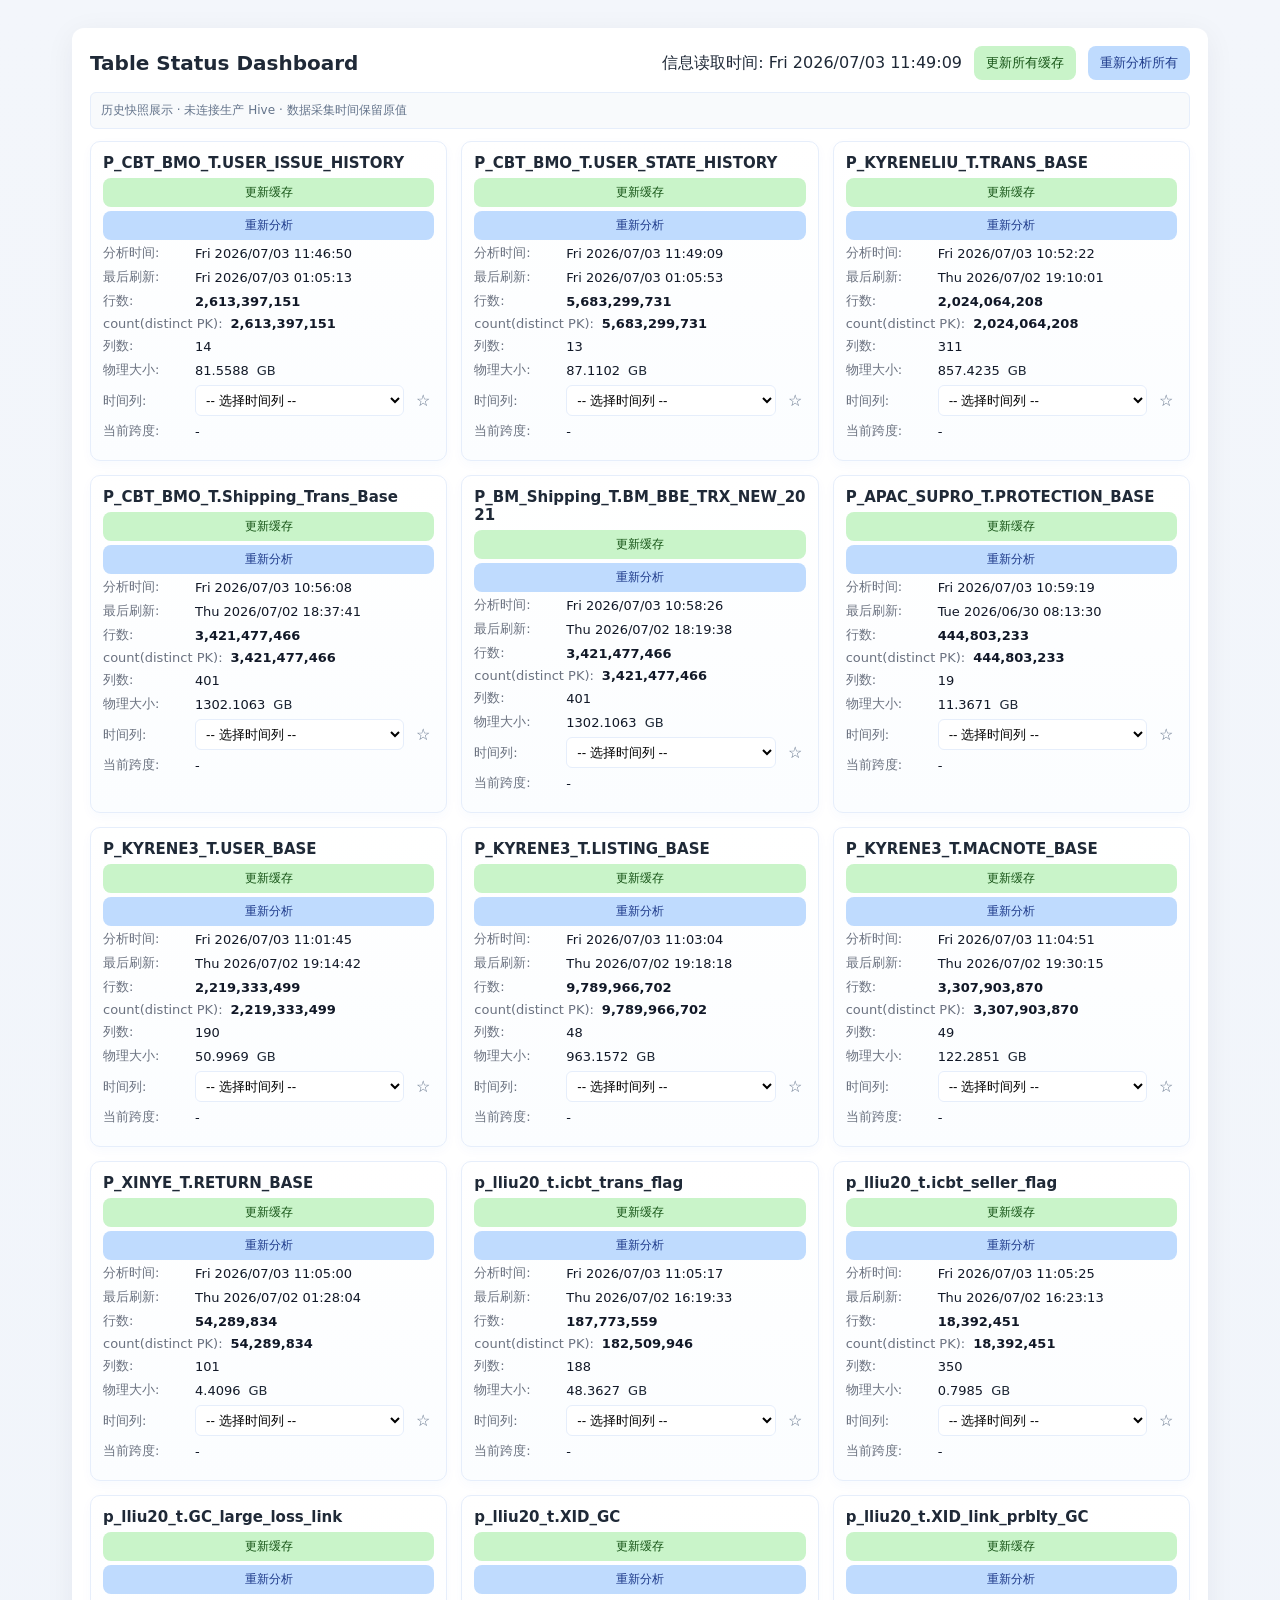
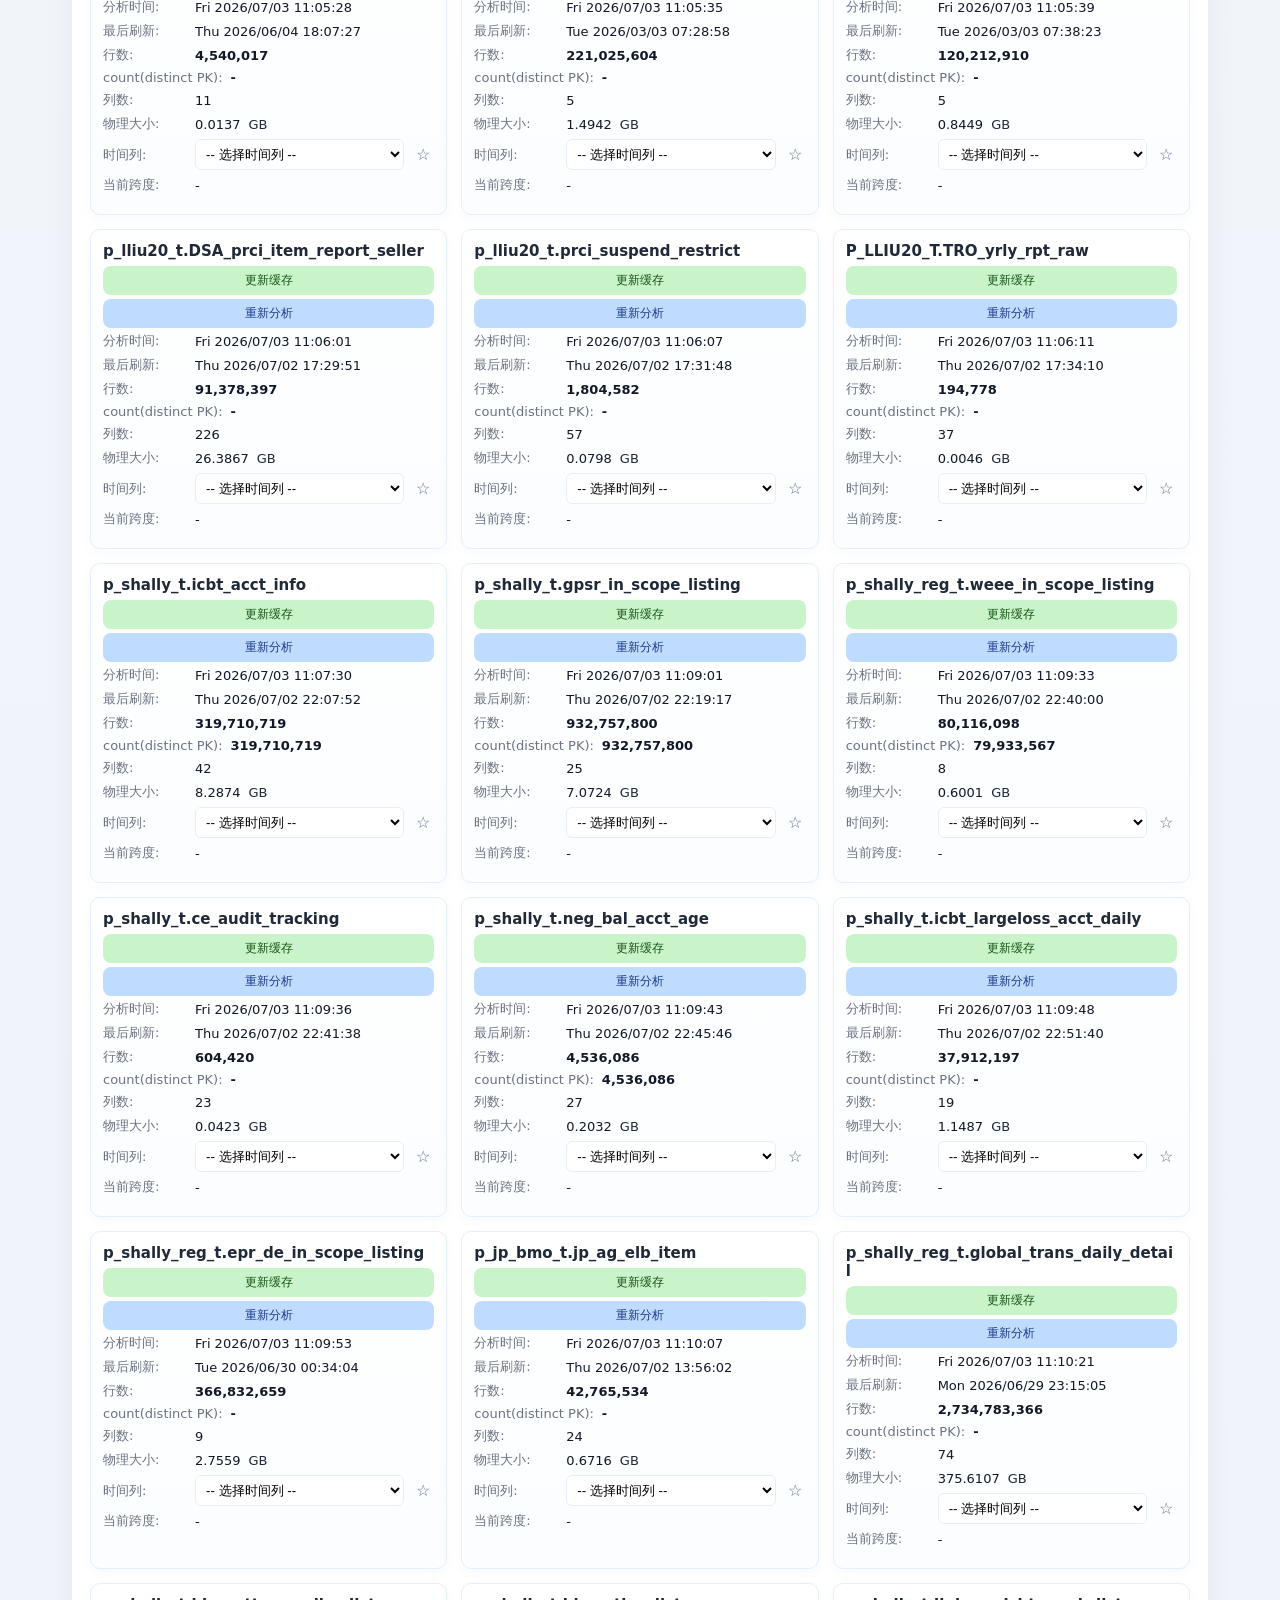
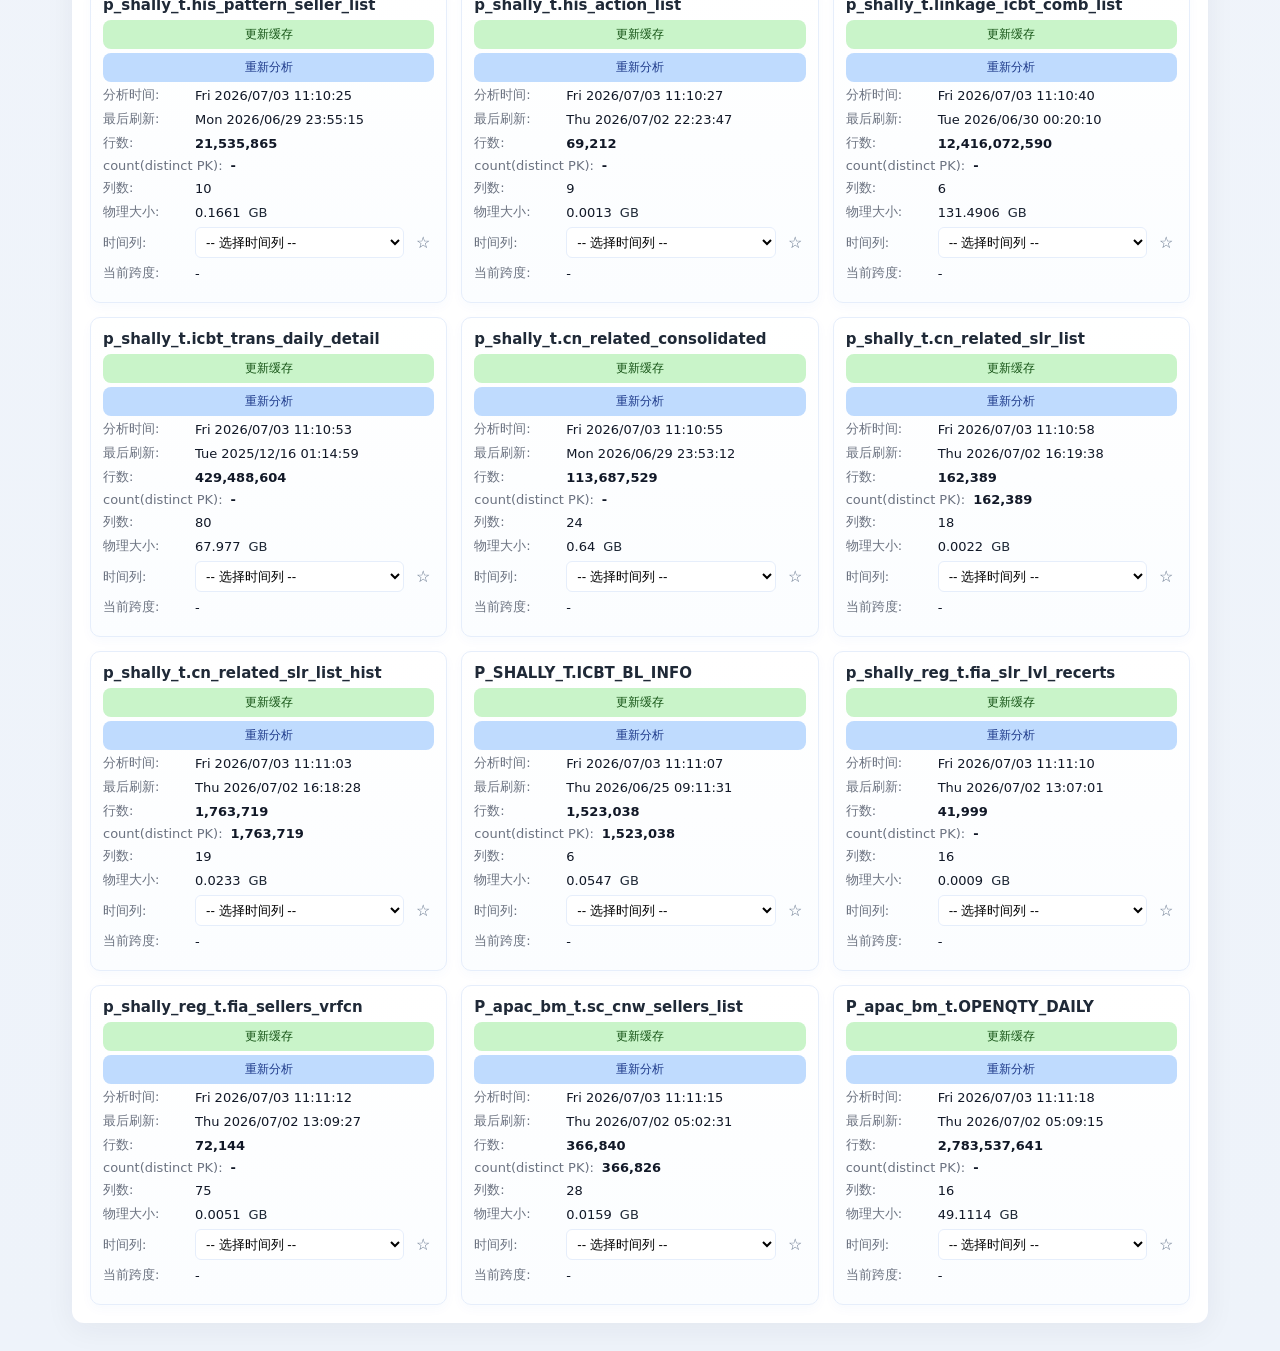
<file: Table_Status_Dashboard.html>
<!DOCTYPE html>
<html lang="en">
  <head>
    <meta charset="utf-8" />
    <meta name="viewport" content="width=device-width, initial-scale=1" />
    <title>Table Status Dashboard</title>
    <style>body { font-family: Inter, Roboto, system-ui, Arial, sans-serif; background: linear-gradient(180deg,#f3f6fb, #eef3fa); color: #1f2937; margin:0 }
.container { max-width: 1100px; margin: 28px auto; padding: 18px; background: #ffffff; border-radius: 12px; box-shadow: 0 6px 30px rgba(31,41,55,0.06) }
.topbar { display:flex; align-items:center; justify-content:space-between; gap:12px; margin-bottom:12px }
.topbar h1 { margin:0; font-size:20px }
.top-actions { display:flex; align-items:center; gap:12px }
.btn { background:#2563eb; color:#fff; border:none; padding:8px 12px; border-radius:8px; cursor:pointer; font-size:13px }
.btn.small { padding:6px 8px; font-size:12px }
.btn:active { transform:translateY(1px) }
/* 轻绿色更新缓存按钮 */
.btn-update-cache { background:#c9f4c9; color:#145214; }
.btn-update-cache:hover { background:#b2ecb2; }
.btn-update-cache:active { background:#a2e3a2; }
/* 淡蓝色重新分析按钮 */
.btn-reanalyze { background:#bfdbfe; color:#1e3a8a; }
.btn-reanalyze:hover { background:#93c5fd; }
.btn-reanalyze:active { background:#60a5fa; }

.grid { display:grid; grid-template-columns: repeat(auto-fill, minmax(300px, 1fr)); gap:14px }
.table-card { background: linear-gradient(180deg,#ffffff,#fbfdff); border:1px solid #e6eefb; padding:12px; border-radius:10px; box-shadow: 0 4px 12px rgba(37,99,235,0.03) }
.card-header { display:block; margin-bottom:4px }
.card-header h2 { margin:0 0 6px 0; font-size:15px; word-break:break-all }
.card-actions { margin-bottom:4px; }
.card-actions .btn { width:100%; }
.card-body { display:flex; flex-direction:column; gap:6px }
.meta { display:flex; gap:8px; align-items:center; font-size:13px }
.meta .label { color:#6b7280; min-width:84px }
.meta .value { color:#111827 }
.number { font-weight:600 }
.time-col select { padding:6px; border-radius:6px; border:1px solid #e6eefb; background:#fff }
.time-col { flex-wrap:wrap; }
.time-col select { flex:1 1 160px; min-width:160px; }
.time-col .btn { flex:0 0 auto; }
.time-col .label { flex:0 0 auto; }

/* Fix potential overflow causing buttons to drop awkwardly */
.table-card { overflow:hidden; }

/* Optional favorites styling (prevents layout jump) */
.favorites { display:flex; flex-wrap:wrap; gap:4px; margin-top:2px; }
.fav-row { display:flex; align-items:center; gap:8px; width:100%; font-size:12px; background:#f8fafc; border:1px solid #e6eefb; padding:4px 6px; border-radius:6px; }
.fav-row .fav-col { font-weight:600; color:#0f172a; }
.fav-row .fav-span { color:#334155; flex:1; font-family: ui-monospace, SFMono-Regular, Menlo, Consolas, monospace; }

.icon-btn { background:transparent; border:none; cursor:pointer; padding:4px; display:inline-flex; align-items:center; justify-content:center; border-radius:6px; }
.icon-btn:hover { background:#e0f2fe; }
.star { font-size:16px; line-height:1; color:#64748b; }
.star.filled { color:#f59e0b; }
.date-ranges { margin-top:8px; font-size:13px; color:#374151 }
.date-ranges .placeholder { color:#9ca3af }

.spinner { width:18px; height:18px; border:3px solid #e6eefb; border-top-color:#2563eb; border-radius:50%; animation:spin 1s linear infinite; display:inline-block }
@keyframes spin { to { transform:rotate(360deg) } }

/* responsive tweaks */
@media (max-width:600px){ .container{margin:12px;padding:12px} .meta .label{min-width:72px} }

/* Small source notice; the original card layout and colors are retained. */
.demo-notice { margin:0 0 12px; padding:8px 10px; border:1px solid #e6eefb; border-radius:6px; background:#f8fafc; color:#64748b; font-size:12px; line-height:1.6; }
.btn:disabled { opacity:.65; cursor:wait; }
.meta .value { overflow-wrap:anywhere; min-width:0; }
.refresh-overlay { position:fixed; inset:0; z-index:100; background:rgba(241,245,249,.88); align-items:center; justify-content:center; }
.overlay-content { padding:28px; border-radius:12px; background:white; box-shadow:0 8px 40px rgba(31,41,55,.1); }
.overlay-title { font-size:18px; margin-bottom:10px; }
.overlay-sub { font-size:13px; color:#64748b; }
@media (max-width:760px){ .topbar{align-items:flex-start;flex-direction:column} .top-actions{flex-wrap:wrap} }
@media (max-width:380px){ .grid{grid-template-columns:minmax(0,1fr)} }
</style>
  </head>
  <body>
    <div id="refresh-overlay" class="refresh-overlay" style="display:none;">
      <div class="overlay-content">
        <div class="overlay-title">正在刷新数据库中</div>
        <div class="overlay-sub">已刷新 <span id="overlay-seconds">0</span> 秒，请稍后…</div>
      </div>
    </div>
    <div class="container">
      <header class="topbar">
        <h1>Table Status Dashboard</h1>
        <div class="top-actions">
          <div class="last-refresh">信息读取时间: <span id="last-refresh">2026-07-03 11:49:09</span></div>
          <button id="update-all-cache" class="btn btn-update-cache">更新所有缓存</button>
          <button id="reanalyze-all" class="btn btn-reanalyze">重新分析所有</button>
        </div>
      </header>
      
      <div class="demo-notice" role="status">历史快照展示 · 未连接生产 Hive · 数据采集时间保留原值 <span id="demo-action-notice"></span></div>
      

      <main>
        <div id="tables" class="grid">
          
          <div class="table-card" id="card-P_CBT_BMO_T.USER_ISSUE_HISTORY" data-table="P_CBT_BMO_T.USER_ISSUE_HISTORY">
            <div class="card-header"><h2>P_CBT_BMO_T.USER_ISSUE_HISTORY</h2></div>
            <div class="card-actions">
              <button class="btn small btn-update-cache" onclick="refreshCard('P_CBT_BMO_T.USER_ISSUE_HISTORY')">更新缓存</button>
            </div>
            <div class="card-actions">
              <button class="btn small btn-reanalyze" onclick="refreshAnalyze('P_CBT_BMO_T.USER_ISSUE_HISTORY')">重新分析</button>
            </div>

            <div class="card-body">
              <div class="meta"><span class="label">分析时间:</span> <span class="value" data-key="analysis_time">Loading...</span></div>
              <div class="meta"><span class="label">最后刷新:</span> <span class="value" data-key="create_time">-</span></div>
              <div class="meta"><span class="label">行数:</span> <span class="value number" data-key="row_count">-</span></div>
              <div class="meta"><span class="label">count(distinct PK):</span> <span class="value number" data-key="pk_distinct_count">-</span></div>
              <div class="meta"><span class="label">列数:</span> <span class="value" data-key="column_count">-</span></div>
              <div class="meta"><span class="label">物理大小:</span> <span class="value" data-key="physical_size_gb">-</span> GB</div>

              <div class="meta time-col">
                <span class="label">时间列:</span>
                <select data-key="time_select" onchange="onTimeColumnChange(this.closest('.table-card').dataset.table, this.value)"><option value="">-- 选择时间列 --</option></select>
                <button class="icon-btn" data-key="fav_toggle" title="收藏/取消" onclick="toggleFavoriteSelect(this.closest('.table-card').dataset.table)"><span class="star">☆</span></button>
              </div>
              <div class="meta"><span class="label">当前跨度:</span> <span class="value" data-key="current_span">-</span></div>
              <div class="favorites" data-key="favorites"></div>
            </div>
          </div>
          
          <div class="table-card" id="card-P_CBT_BMO_T.USER_STATE_HISTORY" data-table="P_CBT_BMO_T.USER_STATE_HISTORY">
            <div class="card-header"><h2>P_CBT_BMO_T.USER_STATE_HISTORY</h2></div>
            <div class="card-actions">
              <button class="btn small btn-update-cache" onclick="refreshCard('P_CBT_BMO_T.USER_STATE_HISTORY')">更新缓存</button>
            </div>
            <div class="card-actions">
              <button class="btn small btn-reanalyze" onclick="refreshAnalyze('P_CBT_BMO_T.USER_STATE_HISTORY')">重新分析</button>
            </div>

            <div class="card-body">
              <div class="meta"><span class="label">分析时间:</span> <span class="value" data-key="analysis_time">Loading...</span></div>
              <div class="meta"><span class="label">最后刷新:</span> <span class="value" data-key="create_time">-</span></div>
              <div class="meta"><span class="label">行数:</span> <span class="value number" data-key="row_count">-</span></div>
              <div class="meta"><span class="label">count(distinct PK):</span> <span class="value number" data-key="pk_distinct_count">-</span></div>
              <div class="meta"><span class="label">列数:</span> <span class="value" data-key="column_count">-</span></div>
              <div class="meta"><span class="label">物理大小:</span> <span class="value" data-key="physical_size_gb">-</span> GB</div>

              <div class="meta time-col">
                <span class="label">时间列:</span>
                <select data-key="time_select" onchange="onTimeColumnChange(this.closest('.table-card').dataset.table, this.value)"><option value="">-- 选择时间列 --</option></select>
                <button class="icon-btn" data-key="fav_toggle" title="收藏/取消" onclick="toggleFavoriteSelect(this.closest('.table-card').dataset.table)"><span class="star">☆</span></button>
              </div>
              <div class="meta"><span class="label">当前跨度:</span> <span class="value" data-key="current_span">-</span></div>
              <div class="favorites" data-key="favorites"></div>
            </div>
          </div>
          
          <div class="table-card" id="card-P_KYRENELIU_T.TRANS_BASE" data-table="P_KYRENELIU_T.TRANS_BASE">
            <div class="card-header"><h2>P_KYRENELIU_T.TRANS_BASE</h2></div>
            <div class="card-actions">
              <button class="btn small btn-update-cache" onclick="refreshCard('P_KYRENELIU_T.TRANS_BASE')">更新缓存</button>
            </div>
            <div class="card-actions">
              <button class="btn small btn-reanalyze" onclick="refreshAnalyze('P_KYRENELIU_T.TRANS_BASE')">重新分析</button>
            </div>

            <div class="card-body">
              <div class="meta"><span class="label">分析时间:</span> <span class="value" data-key="analysis_time">Loading...</span></div>
              <div class="meta"><span class="label">最后刷新:</span> <span class="value" data-key="create_time">-</span></div>
              <div class="meta"><span class="label">行数:</span> <span class="value number" data-key="row_count">-</span></div>
              <div class="meta"><span class="label">count(distinct PK):</span> <span class="value number" data-key="pk_distinct_count">-</span></div>
              <div class="meta"><span class="label">列数:</span> <span class="value" data-key="column_count">-</span></div>
              <div class="meta"><span class="label">物理大小:</span> <span class="value" data-key="physical_size_gb">-</span> GB</div>

              <div class="meta time-col">
                <span class="label">时间列:</span>
                <select data-key="time_select" onchange="onTimeColumnChange(this.closest('.table-card').dataset.table, this.value)"><option value="">-- 选择时间列 --</option></select>
                <button class="icon-btn" data-key="fav_toggle" title="收藏/取消" onclick="toggleFavoriteSelect(this.closest('.table-card').dataset.table)"><span class="star">☆</span></button>
              </div>
              <div class="meta"><span class="label">当前跨度:</span> <span class="value" data-key="current_span">-</span></div>
              <div class="favorites" data-key="favorites"></div>
            </div>
          </div>
          
          <div class="table-card" id="card-P_CBT_BMO_T.Shipping_Trans_Base" data-table="P_CBT_BMO_T.Shipping_Trans_Base">
            <div class="card-header"><h2>P_CBT_BMO_T.Shipping_Trans_Base</h2></div>
            <div class="card-actions">
              <button class="btn small btn-update-cache" onclick="refreshCard('P_CBT_BMO_T.Shipping_Trans_Base')">更新缓存</button>
            </div>
            <div class="card-actions">
              <button class="btn small btn-reanalyze" onclick="refreshAnalyze('P_CBT_BMO_T.Shipping_Trans_Base')">重新分析</button>
            </div>

            <div class="card-body">
              <div class="meta"><span class="label">分析时间:</span> <span class="value" data-key="analysis_time">Loading...</span></div>
              <div class="meta"><span class="label">最后刷新:</span> <span class="value" data-key="create_time">-</span></div>
              <div class="meta"><span class="label">行数:</span> <span class="value number" data-key="row_count">-</span></div>
              <div class="meta"><span class="label">count(distinct PK):</span> <span class="value number" data-key="pk_distinct_count">-</span></div>
              <div class="meta"><span class="label">列数:</span> <span class="value" data-key="column_count">-</span></div>
              <div class="meta"><span class="label">物理大小:</span> <span class="value" data-key="physical_size_gb">-</span> GB</div>

              <div class="meta time-col">
                <span class="label">时间列:</span>
                <select data-key="time_select" onchange="onTimeColumnChange(this.closest('.table-card').dataset.table, this.value)"><option value="">-- 选择时间列 --</option></select>
                <button class="icon-btn" data-key="fav_toggle" title="收藏/取消" onclick="toggleFavoriteSelect(this.closest('.table-card').dataset.table)"><span class="star">☆</span></button>
              </div>
              <div class="meta"><span class="label">当前跨度:</span> <span class="value" data-key="current_span">-</span></div>
              <div class="favorites" data-key="favorites"></div>
            </div>
          </div>
          
          <div class="table-card" id="card-P_BM_Shipping_T.BM_BBE_TRX_NEW_2021" data-table="P_BM_Shipping_T.BM_BBE_TRX_NEW_2021">
            <div class="card-header"><h2>P_BM_Shipping_T.BM_BBE_TRX_NEW_2021</h2></div>
            <div class="card-actions">
              <button class="btn small btn-update-cache" onclick="refreshCard('P_BM_Shipping_T.BM_BBE_TRX_NEW_2021')">更新缓存</button>
            </div>
            <div class="card-actions">
              <button class="btn small btn-reanalyze" onclick="refreshAnalyze('P_BM_Shipping_T.BM_BBE_TRX_NEW_2021')">重新分析</button>
            </div>

            <div class="card-body">
              <div class="meta"><span class="label">分析时间:</span> <span class="value" data-key="analysis_time">Loading...</span></div>
              <div class="meta"><span class="label">最后刷新:</span> <span class="value" data-key="create_time">-</span></div>
              <div class="meta"><span class="label">行数:</span> <span class="value number" data-key="row_count">-</span></div>
              <div class="meta"><span class="label">count(distinct PK):</span> <span class="value number" data-key="pk_distinct_count">-</span></div>
              <div class="meta"><span class="label">列数:</span> <span class="value" data-key="column_count">-</span></div>
              <div class="meta"><span class="label">物理大小:</span> <span class="value" data-key="physical_size_gb">-</span> GB</div>

              <div class="meta time-col">
                <span class="label">时间列:</span>
                <select data-key="time_select" onchange="onTimeColumnChange(this.closest('.table-card').dataset.table, this.value)"><option value="">-- 选择时间列 --</option></select>
                <button class="icon-btn" data-key="fav_toggle" title="收藏/取消" onclick="toggleFavoriteSelect(this.closest('.table-card').dataset.table)"><span class="star">☆</span></button>
              </div>
              <div class="meta"><span class="label">当前跨度:</span> <span class="value" data-key="current_span">-</span></div>
              <div class="favorites" data-key="favorites"></div>
            </div>
          </div>
          
          <div class="table-card" id="card-P_APAC_SUPRO_T.PROTECTION_BASE" data-table="P_APAC_SUPRO_T.PROTECTION_BASE">
            <div class="card-header"><h2>P_APAC_SUPRO_T.PROTECTION_BASE</h2></div>
            <div class="card-actions">
              <button class="btn small btn-update-cache" onclick="refreshCard('P_APAC_SUPRO_T.PROTECTION_BASE')">更新缓存</button>
            </div>
            <div class="card-actions">
              <button class="btn small btn-reanalyze" onclick="refreshAnalyze('P_APAC_SUPRO_T.PROTECTION_BASE')">重新分析</button>
            </div>

            <div class="card-body">
              <div class="meta"><span class="label">分析时间:</span> <span class="value" data-key="analysis_time">Loading...</span></div>
              <div class="meta"><span class="label">最后刷新:</span> <span class="value" data-key="create_time">-</span></div>
              <div class="meta"><span class="label">行数:</span> <span class="value number" data-key="row_count">-</span></div>
              <div class="meta"><span class="label">count(distinct PK):</span> <span class="value number" data-key="pk_distinct_count">-</span></div>
              <div class="meta"><span class="label">列数:</span> <span class="value" data-key="column_count">-</span></div>
              <div class="meta"><span class="label">物理大小:</span> <span class="value" data-key="physical_size_gb">-</span> GB</div>

              <div class="meta time-col">
                <span class="label">时间列:</span>
                <select data-key="time_select" onchange="onTimeColumnChange(this.closest('.table-card').dataset.table, this.value)"><option value="">-- 选择时间列 --</option></select>
                <button class="icon-btn" data-key="fav_toggle" title="收藏/取消" onclick="toggleFavoriteSelect(this.closest('.table-card').dataset.table)"><span class="star">☆</span></button>
              </div>
              <div class="meta"><span class="label">当前跨度:</span> <span class="value" data-key="current_span">-</span></div>
              <div class="favorites" data-key="favorites"></div>
            </div>
          </div>
          
          <div class="table-card" id="card-P_KYRENE3_T.USER_BASE" data-table="P_KYRENE3_T.USER_BASE">
            <div class="card-header"><h2>P_KYRENE3_T.USER_BASE</h2></div>
            <div class="card-actions">
              <button class="btn small btn-update-cache" onclick="refreshCard('P_KYRENE3_T.USER_BASE')">更新缓存</button>
            </div>
            <div class="card-actions">
              <button class="btn small btn-reanalyze" onclick="refreshAnalyze('P_KYRENE3_T.USER_BASE')">重新分析</button>
            </div>

            <div class="card-body">
              <div class="meta"><span class="label">分析时间:</span> <span class="value" data-key="analysis_time">Loading...</span></div>
              <div class="meta"><span class="label">最后刷新:</span> <span class="value" data-key="create_time">-</span></div>
              <div class="meta"><span class="label">行数:</span> <span class="value number" data-key="row_count">-</span></div>
              <div class="meta"><span class="label">count(distinct PK):</span> <span class="value number" data-key="pk_distinct_count">-</span></div>
              <div class="meta"><span class="label">列数:</span> <span class="value" data-key="column_count">-</span></div>
              <div class="meta"><span class="label">物理大小:</span> <span class="value" data-key="physical_size_gb">-</span> GB</div>

              <div class="meta time-col">
                <span class="label">时间列:</span>
                <select data-key="time_select" onchange="onTimeColumnChange(this.closest('.table-card').dataset.table, this.value)"><option value="">-- 选择时间列 --</option></select>
                <button class="icon-btn" data-key="fav_toggle" title="收藏/取消" onclick="toggleFavoriteSelect(this.closest('.table-card').dataset.table)"><span class="star">☆</span></button>
              </div>
              <div class="meta"><span class="label">当前跨度:</span> <span class="value" data-key="current_span">-</span></div>
              <div class="favorites" data-key="favorites"></div>
            </div>
          </div>
          
          <div class="table-card" id="card-P_KYRENE3_T.LISTING_BASE" data-table="P_KYRENE3_T.LISTING_BASE">
            <div class="card-header"><h2>P_KYRENE3_T.LISTING_BASE</h2></div>
            <div class="card-actions">
              <button class="btn small btn-update-cache" onclick="refreshCard('P_KYRENE3_T.LISTING_BASE')">更新缓存</button>
            </div>
            <div class="card-actions">
              <button class="btn small btn-reanalyze" onclick="refreshAnalyze('P_KYRENE3_T.LISTING_BASE')">重新分析</button>
            </div>

            <div class="card-body">
              <div class="meta"><span class="label">分析时间:</span> <span class="value" data-key="analysis_time">Loading...</span></div>
              <div class="meta"><span class="label">最后刷新:</span> <span class="value" data-key="create_time">-</span></div>
              <div class="meta"><span class="label">行数:</span> <span class="value number" data-key="row_count">-</span></div>
              <div class="meta"><span class="label">count(distinct PK):</span> <span class="value number" data-key="pk_distinct_count">-</span></div>
              <div class="meta"><span class="label">列数:</span> <span class="value" data-key="column_count">-</span></div>
              <div class="meta"><span class="label">物理大小:</span> <span class="value" data-key="physical_size_gb">-</span> GB</div>

              <div class="meta time-col">
                <span class="label">时间列:</span>
                <select data-key="time_select" onchange="onTimeColumnChange(this.closest('.table-card').dataset.table, this.value)"><option value="">-- 选择时间列 --</option></select>
                <button class="icon-btn" data-key="fav_toggle" title="收藏/取消" onclick="toggleFavoriteSelect(this.closest('.table-card').dataset.table)"><span class="star">☆</span></button>
              </div>
              <div class="meta"><span class="label">当前跨度:</span> <span class="value" data-key="current_span">-</span></div>
              <div class="favorites" data-key="favorites"></div>
            </div>
          </div>
          
          <div class="table-card" id="card-P_KYRENE3_T.MACNOTE_BASE" data-table="P_KYRENE3_T.MACNOTE_BASE">
            <div class="card-header"><h2>P_KYRENE3_T.MACNOTE_BASE</h2></div>
            <div class="card-actions">
              <button class="btn small btn-update-cache" onclick="refreshCard('P_KYRENE3_T.MACNOTE_BASE')">更新缓存</button>
            </div>
            <div class="card-actions">
              <button class="btn small btn-reanalyze" onclick="refreshAnalyze('P_KYRENE3_T.MACNOTE_BASE')">重新分析</button>
            </div>

            <div class="card-body">
              <div class="meta"><span class="label">分析时间:</span> <span class="value" data-key="analysis_time">Loading...</span></div>
              <div class="meta"><span class="label">最后刷新:</span> <span class="value" data-key="create_time">-</span></div>
              <div class="meta"><span class="label">行数:</span> <span class="value number" data-key="row_count">-</span></div>
              <div class="meta"><span class="label">count(distinct PK):</span> <span class="value number" data-key="pk_distinct_count">-</span></div>
              <div class="meta"><span class="label">列数:</span> <span class="value" data-key="column_count">-</span></div>
              <div class="meta"><span class="label">物理大小:</span> <span class="value" data-key="physical_size_gb">-</span> GB</div>

              <div class="meta time-col">
                <span class="label">时间列:</span>
                <select data-key="time_select" onchange="onTimeColumnChange(this.closest('.table-card').dataset.table, this.value)"><option value="">-- 选择时间列 --</option></select>
                <button class="icon-btn" data-key="fav_toggle" title="收藏/取消" onclick="toggleFavoriteSelect(this.closest('.table-card').dataset.table)"><span class="star">☆</span></button>
              </div>
              <div class="meta"><span class="label">当前跨度:</span> <span class="value" data-key="current_span">-</span></div>
              <div class="favorites" data-key="favorites"></div>
            </div>
          </div>
          
          <div class="table-card" id="card-P_XINYE_T.RETURN_BASE" data-table="P_XINYE_T.RETURN_BASE">
            <div class="card-header"><h2>P_XINYE_T.RETURN_BASE</h2></div>
            <div class="card-actions">
              <button class="btn small btn-update-cache" onclick="refreshCard('P_XINYE_T.RETURN_BASE')">更新缓存</button>
            </div>
            <div class="card-actions">
              <button class="btn small btn-reanalyze" onclick="refreshAnalyze('P_XINYE_T.RETURN_BASE')">重新分析</button>
            </div>

            <div class="card-body">
              <div class="meta"><span class="label">分析时间:</span> <span class="value" data-key="analysis_time">Loading...</span></div>
              <div class="meta"><span class="label">最后刷新:</span> <span class="value" data-key="create_time">-</span></div>
              <div class="meta"><span class="label">行数:</span> <span class="value number" data-key="row_count">-</span></div>
              <div class="meta"><span class="label">count(distinct PK):</span> <span class="value number" data-key="pk_distinct_count">-</span></div>
              <div class="meta"><span class="label">列数:</span> <span class="value" data-key="column_count">-</span></div>
              <div class="meta"><span class="label">物理大小:</span> <span class="value" data-key="physical_size_gb">-</span> GB</div>

              <div class="meta time-col">
                <span class="label">时间列:</span>
                <select data-key="time_select" onchange="onTimeColumnChange(this.closest('.table-card').dataset.table, this.value)"><option value="">-- 选择时间列 --</option></select>
                <button class="icon-btn" data-key="fav_toggle" title="收藏/取消" onclick="toggleFavoriteSelect(this.closest('.table-card').dataset.table)"><span class="star">☆</span></button>
              </div>
              <div class="meta"><span class="label">当前跨度:</span> <span class="value" data-key="current_span">-</span></div>
              <div class="favorites" data-key="favorites"></div>
            </div>
          </div>
          
          <div class="table-card" id="card-p_lliu20_t.icbt_trans_flag" data-table="p_lliu20_t.icbt_trans_flag">
            <div class="card-header"><h2>p_lliu20_t.icbt_trans_flag</h2></div>
            <div class="card-actions">
              <button class="btn small btn-update-cache" onclick="refreshCard('p_lliu20_t.icbt_trans_flag')">更新缓存</button>
            </div>
            <div class="card-actions">
              <button class="btn small btn-reanalyze" onclick="refreshAnalyze('p_lliu20_t.icbt_trans_flag')">重新分析</button>
            </div>

            <div class="card-body">
              <div class="meta"><span class="label">分析时间:</span> <span class="value" data-key="analysis_time">Loading...</span></div>
              <div class="meta"><span class="label">最后刷新:</span> <span class="value" data-key="create_time">-</span></div>
              <div class="meta"><span class="label">行数:</span> <span class="value number" data-key="row_count">-</span></div>
              <div class="meta"><span class="label">count(distinct PK):</span> <span class="value number" data-key="pk_distinct_count">-</span></div>
              <div class="meta"><span class="label">列数:</span> <span class="value" data-key="column_count">-</span></div>
              <div class="meta"><span class="label">物理大小:</span> <span class="value" data-key="physical_size_gb">-</span> GB</div>

              <div class="meta time-col">
                <span class="label">时间列:</span>
                <select data-key="time_select" onchange="onTimeColumnChange(this.closest('.table-card').dataset.table, this.value)"><option value="">-- 选择时间列 --</option></select>
                <button class="icon-btn" data-key="fav_toggle" title="收藏/取消" onclick="toggleFavoriteSelect(this.closest('.table-card').dataset.table)"><span class="star">☆</span></button>
              </div>
              <div class="meta"><span class="label">当前跨度:</span> <span class="value" data-key="current_span">-</span></div>
              <div class="favorites" data-key="favorites"></div>
            </div>
          </div>
          
          <div class="table-card" id="card-p_lliu20_t.icbt_seller_flag" data-table="p_lliu20_t.icbt_seller_flag">
            <div class="card-header"><h2>p_lliu20_t.icbt_seller_flag</h2></div>
            <div class="card-actions">
              <button class="btn small btn-update-cache" onclick="refreshCard('p_lliu20_t.icbt_seller_flag')">更新缓存</button>
            </div>
            <div class="card-actions">
              <button class="btn small btn-reanalyze" onclick="refreshAnalyze('p_lliu20_t.icbt_seller_flag')">重新分析</button>
            </div>

            <div class="card-body">
              <div class="meta"><span class="label">分析时间:</span> <span class="value" data-key="analysis_time">Loading...</span></div>
              <div class="meta"><span class="label">最后刷新:</span> <span class="value" data-key="create_time">-</span></div>
              <div class="meta"><span class="label">行数:</span> <span class="value number" data-key="row_count">-</span></div>
              <div class="meta"><span class="label">count(distinct PK):</span> <span class="value number" data-key="pk_distinct_count">-</span></div>
              <div class="meta"><span class="label">列数:</span> <span class="value" data-key="column_count">-</span></div>
              <div class="meta"><span class="label">物理大小:</span> <span class="value" data-key="physical_size_gb">-</span> GB</div>

              <div class="meta time-col">
                <span class="label">时间列:</span>
                <select data-key="time_select" onchange="onTimeColumnChange(this.closest('.table-card').dataset.table, this.value)"><option value="">-- 选择时间列 --</option></select>
                <button class="icon-btn" data-key="fav_toggle" title="收藏/取消" onclick="toggleFavoriteSelect(this.closest('.table-card').dataset.table)"><span class="star">☆</span></button>
              </div>
              <div class="meta"><span class="label">当前跨度:</span> <span class="value" data-key="current_span">-</span></div>
              <div class="favorites" data-key="favorites"></div>
            </div>
          </div>
          
          <div class="table-card" id="card-p_lliu20_t.GC_large_loss_link" data-table="p_lliu20_t.GC_large_loss_link">
            <div class="card-header"><h2>p_lliu20_t.GC_large_loss_link</h2></div>
            <div class="card-actions">
              <button class="btn small btn-update-cache" onclick="refreshCard('p_lliu20_t.GC_large_loss_link')">更新缓存</button>
            </div>
            <div class="card-actions">
              <button class="btn small btn-reanalyze" onclick="refreshAnalyze('p_lliu20_t.GC_large_loss_link')">重新分析</button>
            </div>

            <div class="card-body">
              <div class="meta"><span class="label">分析时间:</span> <span class="value" data-key="analysis_time">Loading...</span></div>
              <div class="meta"><span class="label">最后刷新:</span> <span class="value" data-key="create_time">-</span></div>
              <div class="meta"><span class="label">行数:</span> <span class="value number" data-key="row_count">-</span></div>
              <div class="meta"><span class="label">count(distinct PK):</span> <span class="value number" data-key="pk_distinct_count">-</span></div>
              <div class="meta"><span class="label">列数:</span> <span class="value" data-key="column_count">-</span></div>
              <div class="meta"><span class="label">物理大小:</span> <span class="value" data-key="physical_size_gb">-</span> GB</div>

              <div class="meta time-col">
                <span class="label">时间列:</span>
                <select data-key="time_select" onchange="onTimeColumnChange(this.closest('.table-card').dataset.table, this.value)"><option value="">-- 选择时间列 --</option></select>
                <button class="icon-btn" data-key="fav_toggle" title="收藏/取消" onclick="toggleFavoriteSelect(this.closest('.table-card').dataset.table)"><span class="star">☆</span></button>
              </div>
              <div class="meta"><span class="label">当前跨度:</span> <span class="value" data-key="current_span">-</span></div>
              <div class="favorites" data-key="favorites"></div>
            </div>
          </div>
          
          <div class="table-card" id="card-p_lliu20_t.XID_GC" data-table="p_lliu20_t.XID_GC">
            <div class="card-header"><h2>p_lliu20_t.XID_GC</h2></div>
            <div class="card-actions">
              <button class="btn small btn-update-cache" onclick="refreshCard('p_lliu20_t.XID_GC')">更新缓存</button>
            </div>
            <div class="card-actions">
              <button class="btn small btn-reanalyze" onclick="refreshAnalyze('p_lliu20_t.XID_GC')">重新分析</button>
            </div>

            <div class="card-body">
              <div class="meta"><span class="label">分析时间:</span> <span class="value" data-key="analysis_time">Loading...</span></div>
              <div class="meta"><span class="label">最后刷新:</span> <span class="value" data-key="create_time">-</span></div>
              <div class="meta"><span class="label">行数:</span> <span class="value number" data-key="row_count">-</span></div>
              <div class="meta"><span class="label">count(distinct PK):</span> <span class="value number" data-key="pk_distinct_count">-</span></div>
              <div class="meta"><span class="label">列数:</span> <span class="value" data-key="column_count">-</span></div>
              <div class="meta"><span class="label">物理大小:</span> <span class="value" data-key="physical_size_gb">-</span> GB</div>

              <div class="meta time-col">
                <span class="label">时间列:</span>
                <select data-key="time_select" onchange="onTimeColumnChange(this.closest('.table-card').dataset.table, this.value)"><option value="">-- 选择时间列 --</option></select>
                <button class="icon-btn" data-key="fav_toggle" title="收藏/取消" onclick="toggleFavoriteSelect(this.closest('.table-card').dataset.table)"><span class="star">☆</span></button>
              </div>
              <div class="meta"><span class="label">当前跨度:</span> <span class="value" data-key="current_span">-</span></div>
              <div class="favorites" data-key="favorites"></div>
            </div>
          </div>
          
          <div class="table-card" id="card-p_lliu20_t.XID_link_prblty_GC" data-table="p_lliu20_t.XID_link_prblty_GC">
            <div class="card-header"><h2>p_lliu20_t.XID_link_prblty_GC</h2></div>
            <div class="card-actions">
              <button class="btn small btn-update-cache" onclick="refreshCard('p_lliu20_t.XID_link_prblty_GC')">更新缓存</button>
            </div>
            <div class="card-actions">
              <button class="btn small btn-reanalyze" onclick="refreshAnalyze('p_lliu20_t.XID_link_prblty_GC')">重新分析</button>
            </div>

            <div class="card-body">
              <div class="meta"><span class="label">分析时间:</span> <span class="value" data-key="analysis_time">Loading...</span></div>
              <div class="meta"><span class="label">最后刷新:</span> <span class="value" data-key="create_time">-</span></div>
              <div class="meta"><span class="label">行数:</span> <span class="value number" data-key="row_count">-</span></div>
              <div class="meta"><span class="label">count(distinct PK):</span> <span class="value number" data-key="pk_distinct_count">-</span></div>
              <div class="meta"><span class="label">列数:</span> <span class="value" data-key="column_count">-</span></div>
              <div class="meta"><span class="label">物理大小:</span> <span class="value" data-key="physical_size_gb">-</span> GB</div>

              <div class="meta time-col">
                <span class="label">时间列:</span>
                <select data-key="time_select" onchange="onTimeColumnChange(this.closest('.table-card').dataset.table, this.value)"><option value="">-- 选择时间列 --</option></select>
                <button class="icon-btn" data-key="fav_toggle" title="收藏/取消" onclick="toggleFavoriteSelect(this.closest('.table-card').dataset.table)"><span class="star">☆</span></button>
              </div>
              <div class="meta"><span class="label">当前跨度:</span> <span class="value" data-key="current_span">-</span></div>
              <div class="favorites" data-key="favorites"></div>
            </div>
          </div>
          
          <div class="table-card" id="card-p_lliu20_t.DSA_prci_item_report_seller" data-table="p_lliu20_t.DSA_prci_item_report_seller">
            <div class="card-header"><h2>p_lliu20_t.DSA_prci_item_report_seller</h2></div>
            <div class="card-actions">
              <button class="btn small btn-update-cache" onclick="refreshCard('p_lliu20_t.DSA_prci_item_report_seller')">更新缓存</button>
            </div>
            <div class="card-actions">
              <button class="btn small btn-reanalyze" onclick="refreshAnalyze('p_lliu20_t.DSA_prci_item_report_seller')">重新分析</button>
            </div>

            <div class="card-body">
              <div class="meta"><span class="label">分析时间:</span> <span class="value" data-key="analysis_time">Loading...</span></div>
              <div class="meta"><span class="label">最后刷新:</span> <span class="value" data-key="create_time">-</span></div>
              <div class="meta"><span class="label">行数:</span> <span class="value number" data-key="row_count">-</span></div>
              <div class="meta"><span class="label">count(distinct PK):</span> <span class="value number" data-key="pk_distinct_count">-</span></div>
              <div class="meta"><span class="label">列数:</span> <span class="value" data-key="column_count">-</span></div>
              <div class="meta"><span class="label">物理大小:</span> <span class="value" data-key="physical_size_gb">-</span> GB</div>

              <div class="meta time-col">
                <span class="label">时间列:</span>
                <select data-key="time_select" onchange="onTimeColumnChange(this.closest('.table-card').dataset.table, this.value)"><option value="">-- 选择时间列 --</option></select>
                <button class="icon-btn" data-key="fav_toggle" title="收藏/取消" onclick="toggleFavoriteSelect(this.closest('.table-card').dataset.table)"><span class="star">☆</span></button>
              </div>
              <div class="meta"><span class="label">当前跨度:</span> <span class="value" data-key="current_span">-</span></div>
              <div class="favorites" data-key="favorites"></div>
            </div>
          </div>
          
          <div class="table-card" id="card-p_lliu20_t.prci_suspend_restrict" data-table="p_lliu20_t.prci_suspend_restrict">
            <div class="card-header"><h2>p_lliu20_t.prci_suspend_restrict</h2></div>
            <div class="card-actions">
              <button class="btn small btn-update-cache" onclick="refreshCard('p_lliu20_t.prci_suspend_restrict')">更新缓存</button>
            </div>
            <div class="card-actions">
              <button class="btn small btn-reanalyze" onclick="refreshAnalyze('p_lliu20_t.prci_suspend_restrict')">重新分析</button>
            </div>

            <div class="card-body">
              <div class="meta"><span class="label">分析时间:</span> <span class="value" data-key="analysis_time">Loading...</span></div>
              <div class="meta"><span class="label">最后刷新:</span> <span class="value" data-key="create_time">-</span></div>
              <div class="meta"><span class="label">行数:</span> <span class="value number" data-key="row_count">-</span></div>
              <div class="meta"><span class="label">count(distinct PK):</span> <span class="value number" data-key="pk_distinct_count">-</span></div>
              <div class="meta"><span class="label">列数:</span> <span class="value" data-key="column_count">-</span></div>
              <div class="meta"><span class="label">物理大小:</span> <span class="value" data-key="physical_size_gb">-</span> GB</div>

              <div class="meta time-col">
                <span class="label">时间列:</span>
                <select data-key="time_select" onchange="onTimeColumnChange(this.closest('.table-card').dataset.table, this.value)"><option value="">-- 选择时间列 --</option></select>
                <button class="icon-btn" data-key="fav_toggle" title="收藏/取消" onclick="toggleFavoriteSelect(this.closest('.table-card').dataset.table)"><span class="star">☆</span></button>
              </div>
              <div class="meta"><span class="label">当前跨度:</span> <span class="value" data-key="current_span">-</span></div>
              <div class="favorites" data-key="favorites"></div>
            </div>
          </div>
          
          <div class="table-card" id="card-P_LLIU20_T.TRO_yrly_rpt_raw" data-table="P_LLIU20_T.TRO_yrly_rpt_raw">
            <div class="card-header"><h2>P_LLIU20_T.TRO_yrly_rpt_raw</h2></div>
            <div class="card-actions">
              <button class="btn small btn-update-cache" onclick="refreshCard('P_LLIU20_T.TRO_yrly_rpt_raw')">更新缓存</button>
            </div>
            <div class="card-actions">
              <button class="btn small btn-reanalyze" onclick="refreshAnalyze('P_LLIU20_T.TRO_yrly_rpt_raw')">重新分析</button>
            </div>

            <div class="card-body">
              <div class="meta"><span class="label">分析时间:</span> <span class="value" data-key="analysis_time">Loading...</span></div>
              <div class="meta"><span class="label">最后刷新:</span> <span class="value" data-key="create_time">-</span></div>
              <div class="meta"><span class="label">行数:</span> <span class="value number" data-key="row_count">-</span></div>
              <div class="meta"><span class="label">count(distinct PK):</span> <span class="value number" data-key="pk_distinct_count">-</span></div>
              <div class="meta"><span class="label">列数:</span> <span class="value" data-key="column_count">-</span></div>
              <div class="meta"><span class="label">物理大小:</span> <span class="value" data-key="physical_size_gb">-</span> GB</div>

              <div class="meta time-col">
                <span class="label">时间列:</span>
                <select data-key="time_select" onchange="onTimeColumnChange(this.closest('.table-card').dataset.table, this.value)"><option value="">-- 选择时间列 --</option></select>
                <button class="icon-btn" data-key="fav_toggle" title="收藏/取消" onclick="toggleFavoriteSelect(this.closest('.table-card').dataset.table)"><span class="star">☆</span></button>
              </div>
              <div class="meta"><span class="label">当前跨度:</span> <span class="value" data-key="current_span">-</span></div>
              <div class="favorites" data-key="favorites"></div>
            </div>
          </div>
          
          <div class="table-card" id="card-p_shally_t.icbt_acct_info" data-table="p_shally_t.icbt_acct_info">
            <div class="card-header"><h2>p_shally_t.icbt_acct_info</h2></div>
            <div class="card-actions">
              <button class="btn small btn-update-cache" onclick="refreshCard('p_shally_t.icbt_acct_info')">更新缓存</button>
            </div>
            <div class="card-actions">
              <button class="btn small btn-reanalyze" onclick="refreshAnalyze('p_shally_t.icbt_acct_info')">重新分析</button>
            </div>

            <div class="card-body">
              <div class="meta"><span class="label">分析时间:</span> <span class="value" data-key="analysis_time">Loading...</span></div>
              <div class="meta"><span class="label">最后刷新:</span> <span class="value" data-key="create_time">-</span></div>
              <div class="meta"><span class="label">行数:</span> <span class="value number" data-key="row_count">-</span></div>
              <div class="meta"><span class="label">count(distinct PK):</span> <span class="value number" data-key="pk_distinct_count">-</span></div>
              <div class="meta"><span class="label">列数:</span> <span class="value" data-key="column_count">-</span></div>
              <div class="meta"><span class="label">物理大小:</span> <span class="value" data-key="physical_size_gb">-</span> GB</div>

              <div class="meta time-col">
                <span class="label">时间列:</span>
                <select data-key="time_select" onchange="onTimeColumnChange(this.closest('.table-card').dataset.table, this.value)"><option value="">-- 选择时间列 --</option></select>
                <button class="icon-btn" data-key="fav_toggle" title="收藏/取消" onclick="toggleFavoriteSelect(this.closest('.table-card').dataset.table)"><span class="star">☆</span></button>
              </div>
              <div class="meta"><span class="label">当前跨度:</span> <span class="value" data-key="current_span">-</span></div>
              <div class="favorites" data-key="favorites"></div>
            </div>
          </div>
          
          <div class="table-card" id="card-p_shally_t.gpsr_in_scope_listing" data-table="p_shally_t.gpsr_in_scope_listing">
            <div class="card-header"><h2>p_shally_t.gpsr_in_scope_listing</h2></div>
            <div class="card-actions">
              <button class="btn small btn-update-cache" onclick="refreshCard('p_shally_t.gpsr_in_scope_listing')">更新缓存</button>
            </div>
            <div class="card-actions">
              <button class="btn small btn-reanalyze" onclick="refreshAnalyze('p_shally_t.gpsr_in_scope_listing')">重新分析</button>
            </div>

            <div class="card-body">
              <div class="meta"><span class="label">分析时间:</span> <span class="value" data-key="analysis_time">Loading...</span></div>
              <div class="meta"><span class="label">最后刷新:</span> <span class="value" data-key="create_time">-</span></div>
              <div class="meta"><span class="label">行数:</span> <span class="value number" data-key="row_count">-</span></div>
              <div class="meta"><span class="label">count(distinct PK):</span> <span class="value number" data-key="pk_distinct_count">-</span></div>
              <div class="meta"><span class="label">列数:</span> <span class="value" data-key="column_count">-</span></div>
              <div class="meta"><span class="label">物理大小:</span> <span class="value" data-key="physical_size_gb">-</span> GB</div>

              <div class="meta time-col">
                <span class="label">时间列:</span>
                <select data-key="time_select" onchange="onTimeColumnChange(this.closest('.table-card').dataset.table, this.value)"><option value="">-- 选择时间列 --</option></select>
                <button class="icon-btn" data-key="fav_toggle" title="收藏/取消" onclick="toggleFavoriteSelect(this.closest('.table-card').dataset.table)"><span class="star">☆</span></button>
              </div>
              <div class="meta"><span class="label">当前跨度:</span> <span class="value" data-key="current_span">-</span></div>
              <div class="favorites" data-key="favorites"></div>
            </div>
          </div>
          
          <div class="table-card" id="card-p_shally_reg_t.weee_in_scope_listing" data-table="p_shally_reg_t.weee_in_scope_listing">
            <div class="card-header"><h2>p_shally_reg_t.weee_in_scope_listing</h2></div>
            <div class="card-actions">
              <button class="btn small btn-update-cache" onclick="refreshCard('p_shally_reg_t.weee_in_scope_listing')">更新缓存</button>
            </div>
            <div class="card-actions">
              <button class="btn small btn-reanalyze" onclick="refreshAnalyze('p_shally_reg_t.weee_in_scope_listing')">重新分析</button>
            </div>

            <div class="card-body">
              <div class="meta"><span class="label">分析时间:</span> <span class="value" data-key="analysis_time">Loading...</span></div>
              <div class="meta"><span class="label">最后刷新:</span> <span class="value" data-key="create_time">-</span></div>
              <div class="meta"><span class="label">行数:</span> <span class="value number" data-key="row_count">-</span></div>
              <div class="meta"><span class="label">count(distinct PK):</span> <span class="value number" data-key="pk_distinct_count">-</span></div>
              <div class="meta"><span class="label">列数:</span> <span class="value" data-key="column_count">-</span></div>
              <div class="meta"><span class="label">物理大小:</span> <span class="value" data-key="physical_size_gb">-</span> GB</div>

              <div class="meta time-col">
                <span class="label">时间列:</span>
                <select data-key="time_select" onchange="onTimeColumnChange(this.closest('.table-card').dataset.table, this.value)"><option value="">-- 选择时间列 --</option></select>
                <button class="icon-btn" data-key="fav_toggle" title="收藏/取消" onclick="toggleFavoriteSelect(this.closest('.table-card').dataset.table)"><span class="star">☆</span></button>
              </div>
              <div class="meta"><span class="label">当前跨度:</span> <span class="value" data-key="current_span">-</span></div>
              <div class="favorites" data-key="favorites"></div>
            </div>
          </div>
          
          <div class="table-card" id="card-p_shally_t.ce_audit_tracking" data-table="p_shally_t.ce_audit_tracking">
            <div class="card-header"><h2>p_shally_t.ce_audit_tracking</h2></div>
            <div class="card-actions">
              <button class="btn small btn-update-cache" onclick="refreshCard('p_shally_t.ce_audit_tracking')">更新缓存</button>
            </div>
            <div class="card-actions">
              <button class="btn small btn-reanalyze" onclick="refreshAnalyze('p_shally_t.ce_audit_tracking')">重新分析</button>
            </div>

            <div class="card-body">
              <div class="meta"><span class="label">分析时间:</span> <span class="value" data-key="analysis_time">Loading...</span></div>
              <div class="meta"><span class="label">最后刷新:</span> <span class="value" data-key="create_time">-</span></div>
              <div class="meta"><span class="label">行数:</span> <span class="value number" data-key="row_count">-</span></div>
              <div class="meta"><span class="label">count(distinct PK):</span> <span class="value number" data-key="pk_distinct_count">-</span></div>
              <div class="meta"><span class="label">列数:</span> <span class="value" data-key="column_count">-</span></div>
              <div class="meta"><span class="label">物理大小:</span> <span class="value" data-key="physical_size_gb">-</span> GB</div>

              <div class="meta time-col">
                <span class="label">时间列:</span>
                <select data-key="time_select" onchange="onTimeColumnChange(this.closest('.table-card').dataset.table, this.value)"><option value="">-- 选择时间列 --</option></select>
                <button class="icon-btn" data-key="fav_toggle" title="收藏/取消" onclick="toggleFavoriteSelect(this.closest('.table-card').dataset.table)"><span class="star">☆</span></button>
              </div>
              <div class="meta"><span class="label">当前跨度:</span> <span class="value" data-key="current_span">-</span></div>
              <div class="favorites" data-key="favorites"></div>
            </div>
          </div>
          
          <div class="table-card" id="card-p_shally_t.neg_bal_acct_age" data-table="p_shally_t.neg_bal_acct_age">
            <div class="card-header"><h2>p_shally_t.neg_bal_acct_age</h2></div>
            <div class="card-actions">
              <button class="btn small btn-update-cache" onclick="refreshCard('p_shally_t.neg_bal_acct_age')">更新缓存</button>
            </div>
            <div class="card-actions">
              <button class="btn small btn-reanalyze" onclick="refreshAnalyze('p_shally_t.neg_bal_acct_age')">重新分析</button>
            </div>

            <div class="card-body">
              <div class="meta"><span class="label">分析时间:</span> <span class="value" data-key="analysis_time">Loading...</span></div>
              <div class="meta"><span class="label">最后刷新:</span> <span class="value" data-key="create_time">-</span></div>
              <div class="meta"><span class="label">行数:</span> <span class="value number" data-key="row_count">-</span></div>
              <div class="meta"><span class="label">count(distinct PK):</span> <span class="value number" data-key="pk_distinct_count">-</span></div>
              <div class="meta"><span class="label">列数:</span> <span class="value" data-key="column_count">-</span></div>
              <div class="meta"><span class="label">物理大小:</span> <span class="value" data-key="physical_size_gb">-</span> GB</div>

              <div class="meta time-col">
                <span class="label">时间列:</span>
                <select data-key="time_select" onchange="onTimeColumnChange(this.closest('.table-card').dataset.table, this.value)"><option value="">-- 选择时间列 --</option></select>
                <button class="icon-btn" data-key="fav_toggle" title="收藏/取消" onclick="toggleFavoriteSelect(this.closest('.table-card').dataset.table)"><span class="star">☆</span></button>
              </div>
              <div class="meta"><span class="label">当前跨度:</span> <span class="value" data-key="current_span">-</span></div>
              <div class="favorites" data-key="favorites"></div>
            </div>
          </div>
          
          <div class="table-card" id="card-p_shally_t.icbt_largeloss_acct_daily" data-table="p_shally_t.icbt_largeloss_acct_daily">
            <div class="card-header"><h2>p_shally_t.icbt_largeloss_acct_daily</h2></div>
            <div class="card-actions">
              <button class="btn small btn-update-cache" onclick="refreshCard('p_shally_t.icbt_largeloss_acct_daily')">更新缓存</button>
            </div>
            <div class="card-actions">
              <button class="btn small btn-reanalyze" onclick="refreshAnalyze('p_shally_t.icbt_largeloss_acct_daily')">重新分析</button>
            </div>

            <div class="card-body">
              <div class="meta"><span class="label">分析时间:</span> <span class="value" data-key="analysis_time">Loading...</span></div>
              <div class="meta"><span class="label">最后刷新:</span> <span class="value" data-key="create_time">-</span></div>
              <div class="meta"><span class="label">行数:</span> <span class="value number" data-key="row_count">-</span></div>
              <div class="meta"><span class="label">count(distinct PK):</span> <span class="value number" data-key="pk_distinct_count">-</span></div>
              <div class="meta"><span class="label">列数:</span> <span class="value" data-key="column_count">-</span></div>
              <div class="meta"><span class="label">物理大小:</span> <span class="value" data-key="physical_size_gb">-</span> GB</div>

              <div class="meta time-col">
                <span class="label">时间列:</span>
                <select data-key="time_select" onchange="onTimeColumnChange(this.closest('.table-card').dataset.table, this.value)"><option value="">-- 选择时间列 --</option></select>
                <button class="icon-btn" data-key="fav_toggle" title="收藏/取消" onclick="toggleFavoriteSelect(this.closest('.table-card').dataset.table)"><span class="star">☆</span></button>
              </div>
              <div class="meta"><span class="label">当前跨度:</span> <span class="value" data-key="current_span">-</span></div>
              <div class="favorites" data-key="favorites"></div>
            </div>
          </div>
          
          <div class="table-card" id="card-p_shally_reg_t.epr_de_in_scope_listing" data-table="p_shally_reg_t.epr_de_in_scope_listing">
            <div class="card-header"><h2>p_shally_reg_t.epr_de_in_scope_listing</h2></div>
            <div class="card-actions">
              <button class="btn small btn-update-cache" onclick="refreshCard('p_shally_reg_t.epr_de_in_scope_listing')">更新缓存</button>
            </div>
            <div class="card-actions">
              <button class="btn small btn-reanalyze" onclick="refreshAnalyze('p_shally_reg_t.epr_de_in_scope_listing')">重新分析</button>
            </div>

            <div class="card-body">
              <div class="meta"><span class="label">分析时间:</span> <span class="value" data-key="analysis_time">Loading...</span></div>
              <div class="meta"><span class="label">最后刷新:</span> <span class="value" data-key="create_time">-</span></div>
              <div class="meta"><span class="label">行数:</span> <span class="value number" data-key="row_count">-</span></div>
              <div class="meta"><span class="label">count(distinct PK):</span> <span class="value number" data-key="pk_distinct_count">-</span></div>
              <div class="meta"><span class="label">列数:</span> <span class="value" data-key="column_count">-</span></div>
              <div class="meta"><span class="label">物理大小:</span> <span class="value" data-key="physical_size_gb">-</span> GB</div>

              <div class="meta time-col">
                <span class="label">时间列:</span>
                <select data-key="time_select" onchange="onTimeColumnChange(this.closest('.table-card').dataset.table, this.value)"><option value="">-- 选择时间列 --</option></select>
                <button class="icon-btn" data-key="fav_toggle" title="收藏/取消" onclick="toggleFavoriteSelect(this.closest('.table-card').dataset.table)"><span class="star">☆</span></button>
              </div>
              <div class="meta"><span class="label">当前跨度:</span> <span class="value" data-key="current_span">-</span></div>
              <div class="favorites" data-key="favorites"></div>
            </div>
          </div>
          
          <div class="table-card" id="card-p_jp_bmo_t.jp_ag_elb_item" data-table="p_jp_bmo_t.jp_ag_elb_item">
            <div class="card-header"><h2>p_jp_bmo_t.jp_ag_elb_item</h2></div>
            <div class="card-actions">
              <button class="btn small btn-update-cache" onclick="refreshCard('p_jp_bmo_t.jp_ag_elb_item')">更新缓存</button>
            </div>
            <div class="card-actions">
              <button class="btn small btn-reanalyze" onclick="refreshAnalyze('p_jp_bmo_t.jp_ag_elb_item')">重新分析</button>
            </div>

            <div class="card-body">
              <div class="meta"><span class="label">分析时间:</span> <span class="value" data-key="analysis_time">Loading...</span></div>
              <div class="meta"><span class="label">最后刷新:</span> <span class="value" data-key="create_time">-</span></div>
              <div class="meta"><span class="label">行数:</span> <span class="value number" data-key="row_count">-</span></div>
              <div class="meta"><span class="label">count(distinct PK):</span> <span class="value number" data-key="pk_distinct_count">-</span></div>
              <div class="meta"><span class="label">列数:</span> <span class="value" data-key="column_count">-</span></div>
              <div class="meta"><span class="label">物理大小:</span> <span class="value" data-key="physical_size_gb">-</span> GB</div>

              <div class="meta time-col">
                <span class="label">时间列:</span>
                <select data-key="time_select" onchange="onTimeColumnChange(this.closest('.table-card').dataset.table, this.value)"><option value="">-- 选择时间列 --</option></select>
                <button class="icon-btn" data-key="fav_toggle" title="收藏/取消" onclick="toggleFavoriteSelect(this.closest('.table-card').dataset.table)"><span class="star">☆</span></button>
              </div>
              <div class="meta"><span class="label">当前跨度:</span> <span class="value" data-key="current_span">-</span></div>
              <div class="favorites" data-key="favorites"></div>
            </div>
          </div>
          
          <div class="table-card" id="card-p_shally_reg_t.global_trans_daily_detail" data-table="p_shally_reg_t.global_trans_daily_detail">
            <div class="card-header"><h2>p_shally_reg_t.global_trans_daily_detail</h2></div>
            <div class="card-actions">
              <button class="btn small btn-update-cache" onclick="refreshCard('p_shally_reg_t.global_trans_daily_detail')">更新缓存</button>
            </div>
            <div class="card-actions">
              <button class="btn small btn-reanalyze" onclick="refreshAnalyze('p_shally_reg_t.global_trans_daily_detail')">重新分析</button>
            </div>

            <div class="card-body">
              <div class="meta"><span class="label">分析时间:</span> <span class="value" data-key="analysis_time">Loading...</span></div>
              <div class="meta"><span class="label">最后刷新:</span> <span class="value" data-key="create_time">-</span></div>
              <div class="meta"><span class="label">行数:</span> <span class="value number" data-key="row_count">-</span></div>
              <div class="meta"><span class="label">count(distinct PK):</span> <span class="value number" data-key="pk_distinct_count">-</span></div>
              <div class="meta"><span class="label">列数:</span> <span class="value" data-key="column_count">-</span></div>
              <div class="meta"><span class="label">物理大小:</span> <span class="value" data-key="physical_size_gb">-</span> GB</div>

              <div class="meta time-col">
                <span class="label">时间列:</span>
                <select data-key="time_select" onchange="onTimeColumnChange(this.closest('.table-card').dataset.table, this.value)"><option value="">-- 选择时间列 --</option></select>
                <button class="icon-btn" data-key="fav_toggle" title="收藏/取消" onclick="toggleFavoriteSelect(this.closest('.table-card').dataset.table)"><span class="star">☆</span></button>
              </div>
              <div class="meta"><span class="label">当前跨度:</span> <span class="value" data-key="current_span">-</span></div>
              <div class="favorites" data-key="favorites"></div>
            </div>
          </div>
          
          <div class="table-card" id="card-p_shally_t.his_pattern_seller_list" data-table="p_shally_t.his_pattern_seller_list">
            <div class="card-header"><h2>p_shally_t.his_pattern_seller_list</h2></div>
            <div class="card-actions">
              <button class="btn small btn-update-cache" onclick="refreshCard('p_shally_t.his_pattern_seller_list')">更新缓存</button>
            </div>
            <div class="card-actions">
              <button class="btn small btn-reanalyze" onclick="refreshAnalyze('p_shally_t.his_pattern_seller_list')">重新分析</button>
            </div>

            <div class="card-body">
              <div class="meta"><span class="label">分析时间:</span> <span class="value" data-key="analysis_time">Loading...</span></div>
              <div class="meta"><span class="label">最后刷新:</span> <span class="value" data-key="create_time">-</span></div>
              <div class="meta"><span class="label">行数:</span> <span class="value number" data-key="row_count">-</span></div>
              <div class="meta"><span class="label">count(distinct PK):</span> <span class="value number" data-key="pk_distinct_count">-</span></div>
              <div class="meta"><span class="label">列数:</span> <span class="value" data-key="column_count">-</span></div>
              <div class="meta"><span class="label">物理大小:</span> <span class="value" data-key="physical_size_gb">-</span> GB</div>

              <div class="meta time-col">
                <span class="label">时间列:</span>
                <select data-key="time_select" onchange="onTimeColumnChange(this.closest('.table-card').dataset.table, this.value)"><option value="">-- 选择时间列 --</option></select>
                <button class="icon-btn" data-key="fav_toggle" title="收藏/取消" onclick="toggleFavoriteSelect(this.closest('.table-card').dataset.table)"><span class="star">☆</span></button>
              </div>
              <div class="meta"><span class="label">当前跨度:</span> <span class="value" data-key="current_span">-</span></div>
              <div class="favorites" data-key="favorites"></div>
            </div>
          </div>
          
          <div class="table-card" id="card-p_shally_t.his_action_list" data-table="p_shally_t.his_action_list">
            <div class="card-header"><h2>p_shally_t.his_action_list</h2></div>
            <div class="card-actions">
              <button class="btn small btn-update-cache" onclick="refreshCard('p_shally_t.his_action_list')">更新缓存</button>
            </div>
            <div class="card-actions">
              <button class="btn small btn-reanalyze" onclick="refreshAnalyze('p_shally_t.his_action_list')">重新分析</button>
            </div>

            <div class="card-body">
              <div class="meta"><span class="label">分析时间:</span> <span class="value" data-key="analysis_time">Loading...</span></div>
              <div class="meta"><span class="label">最后刷新:</span> <span class="value" data-key="create_time">-</span></div>
              <div class="meta"><span class="label">行数:</span> <span class="value number" data-key="row_count">-</span></div>
              <div class="meta"><span class="label">count(distinct PK):</span> <span class="value number" data-key="pk_distinct_count">-</span></div>
              <div class="meta"><span class="label">列数:</span> <span class="value" data-key="column_count">-</span></div>
              <div class="meta"><span class="label">物理大小:</span> <span class="value" data-key="physical_size_gb">-</span> GB</div>

              <div class="meta time-col">
                <span class="label">时间列:</span>
                <select data-key="time_select" onchange="onTimeColumnChange(this.closest('.table-card').dataset.table, this.value)"><option value="">-- 选择时间列 --</option></select>
                <button class="icon-btn" data-key="fav_toggle" title="收藏/取消" onclick="toggleFavoriteSelect(this.closest('.table-card').dataset.table)"><span class="star">☆</span></button>
              </div>
              <div class="meta"><span class="label">当前跨度:</span> <span class="value" data-key="current_span">-</span></div>
              <div class="favorites" data-key="favorites"></div>
            </div>
          </div>
          
          <div class="table-card" id="card-p_shally_t.linkage_icbt_comb_list" data-table="p_shally_t.linkage_icbt_comb_list">
            <div class="card-header"><h2>p_shally_t.linkage_icbt_comb_list</h2></div>
            <div class="card-actions">
              <button class="btn small btn-update-cache" onclick="refreshCard('p_shally_t.linkage_icbt_comb_list')">更新缓存</button>
            </div>
            <div class="card-actions">
              <button class="btn small btn-reanalyze" onclick="refreshAnalyze('p_shally_t.linkage_icbt_comb_list')">重新分析</button>
            </div>

            <div class="card-body">
              <div class="meta"><span class="label">分析时间:</span> <span class="value" data-key="analysis_time">Loading...</span></div>
              <div class="meta"><span class="label">最后刷新:</span> <span class="value" data-key="create_time">-</span></div>
              <div class="meta"><span class="label">行数:</span> <span class="value number" data-key="row_count">-</span></div>
              <div class="meta"><span class="label">count(distinct PK):</span> <span class="value number" data-key="pk_distinct_count">-</span></div>
              <div class="meta"><span class="label">列数:</span> <span class="value" data-key="column_count">-</span></div>
              <div class="meta"><span class="label">物理大小:</span> <span class="value" data-key="physical_size_gb">-</span> GB</div>

              <div class="meta time-col">
                <span class="label">时间列:</span>
                <select data-key="time_select" onchange="onTimeColumnChange(this.closest('.table-card').dataset.table, this.value)"><option value="">-- 选择时间列 --</option></select>
                <button class="icon-btn" data-key="fav_toggle" title="收藏/取消" onclick="toggleFavoriteSelect(this.closest('.table-card').dataset.table)"><span class="star">☆</span></button>
              </div>
              <div class="meta"><span class="label">当前跨度:</span> <span class="value" data-key="current_span">-</span></div>
              <div class="favorites" data-key="favorites"></div>
            </div>
          </div>
          
          <div class="table-card" id="card-p_shally_t.icbt_trans_daily_detail" data-table="p_shally_t.icbt_trans_daily_detail">
            <div class="card-header"><h2>p_shally_t.icbt_trans_daily_detail</h2></div>
            <div class="card-actions">
              <button class="btn small btn-update-cache" onclick="refreshCard('p_shally_t.icbt_trans_daily_detail')">更新缓存</button>
            </div>
            <div class="card-actions">
              <button class="btn small btn-reanalyze" onclick="refreshAnalyze('p_shally_t.icbt_trans_daily_detail')">重新分析</button>
            </div>

            <div class="card-body">
              <div class="meta"><span class="label">分析时间:</span> <span class="value" data-key="analysis_time">Loading...</span></div>
              <div class="meta"><span class="label">最后刷新:</span> <span class="value" data-key="create_time">-</span></div>
              <div class="meta"><span class="label">行数:</span> <span class="value number" data-key="row_count">-</span></div>
              <div class="meta"><span class="label">count(distinct PK):</span> <span class="value number" data-key="pk_distinct_count">-</span></div>
              <div class="meta"><span class="label">列数:</span> <span class="value" data-key="column_count">-</span></div>
              <div class="meta"><span class="label">物理大小:</span> <span class="value" data-key="physical_size_gb">-</span> GB</div>

              <div class="meta time-col">
                <span class="label">时间列:</span>
                <select data-key="time_select" onchange="onTimeColumnChange(this.closest('.table-card').dataset.table, this.value)"><option value="">-- 选择时间列 --</option></select>
                <button class="icon-btn" data-key="fav_toggle" title="收藏/取消" onclick="toggleFavoriteSelect(this.closest('.table-card').dataset.table)"><span class="star">☆</span></button>
              </div>
              <div class="meta"><span class="label">当前跨度:</span> <span class="value" data-key="current_span">-</span></div>
              <div class="favorites" data-key="favorites"></div>
            </div>
          </div>
          
          <div class="table-card" id="card-p_shally_t.cn_related_consolidated" data-table="p_shally_t.cn_related_consolidated">
            <div class="card-header"><h2>p_shally_t.cn_related_consolidated</h2></div>
            <div class="card-actions">
              <button class="btn small btn-update-cache" onclick="refreshCard('p_shally_t.cn_related_consolidated')">更新缓存</button>
            </div>
            <div class="card-actions">
              <button class="btn small btn-reanalyze" onclick="refreshAnalyze('p_shally_t.cn_related_consolidated')">重新分析</button>
            </div>

            <div class="card-body">
              <div class="meta"><span class="label">分析时间:</span> <span class="value" data-key="analysis_time">Loading...</span></div>
              <div class="meta"><span class="label">最后刷新:</span> <span class="value" data-key="create_time">-</span></div>
              <div class="meta"><span class="label">行数:</span> <span class="value number" data-key="row_count">-</span></div>
              <div class="meta"><span class="label">count(distinct PK):</span> <span class="value number" data-key="pk_distinct_count">-</span></div>
              <div class="meta"><span class="label">列数:</span> <span class="value" data-key="column_count">-</span></div>
              <div class="meta"><span class="label">物理大小:</span> <span class="value" data-key="physical_size_gb">-</span> GB</div>

              <div class="meta time-col">
                <span class="label">时间列:</span>
                <select data-key="time_select" onchange="onTimeColumnChange(this.closest('.table-card').dataset.table, this.value)"><option value="">-- 选择时间列 --</option></select>
                <button class="icon-btn" data-key="fav_toggle" title="收藏/取消" onclick="toggleFavoriteSelect(this.closest('.table-card').dataset.table)"><span class="star">☆</span></button>
              </div>
              <div class="meta"><span class="label">当前跨度:</span> <span class="value" data-key="current_span">-</span></div>
              <div class="favorites" data-key="favorites"></div>
            </div>
          </div>
          
          <div class="table-card" id="card-p_shally_t.cn_related_slr_list" data-table="p_shally_t.cn_related_slr_list">
            <div class="card-header"><h2>p_shally_t.cn_related_slr_list</h2></div>
            <div class="card-actions">
              <button class="btn small btn-update-cache" onclick="refreshCard('p_shally_t.cn_related_slr_list')">更新缓存</button>
            </div>
            <div class="card-actions">
              <button class="btn small btn-reanalyze" onclick="refreshAnalyze('p_shally_t.cn_related_slr_list')">重新分析</button>
            </div>

            <div class="card-body">
              <div class="meta"><span class="label">分析时间:</span> <span class="value" data-key="analysis_time">Loading...</span></div>
              <div class="meta"><span class="label">最后刷新:</span> <span class="value" data-key="create_time">-</span></div>
              <div class="meta"><span class="label">行数:</span> <span class="value number" data-key="row_count">-</span></div>
              <div class="meta"><span class="label">count(distinct PK):</span> <span class="value number" data-key="pk_distinct_count">-</span></div>
              <div class="meta"><span class="label">列数:</span> <span class="value" data-key="column_count">-</span></div>
              <div class="meta"><span class="label">物理大小:</span> <span class="value" data-key="physical_size_gb">-</span> GB</div>

              <div class="meta time-col">
                <span class="label">时间列:</span>
                <select data-key="time_select" onchange="onTimeColumnChange(this.closest('.table-card').dataset.table, this.value)"><option value="">-- 选择时间列 --</option></select>
                <button class="icon-btn" data-key="fav_toggle" title="收藏/取消" onclick="toggleFavoriteSelect(this.closest('.table-card').dataset.table)"><span class="star">☆</span></button>
              </div>
              <div class="meta"><span class="label">当前跨度:</span> <span class="value" data-key="current_span">-</span></div>
              <div class="favorites" data-key="favorites"></div>
            </div>
          </div>
          
          <div class="table-card" id="card-p_shally_t.cn_related_slr_list_hist" data-table="p_shally_t.cn_related_slr_list_hist">
            <div class="card-header"><h2>p_shally_t.cn_related_slr_list_hist</h2></div>
            <div class="card-actions">
              <button class="btn small btn-update-cache" onclick="refreshCard('p_shally_t.cn_related_slr_list_hist')">更新缓存</button>
            </div>
            <div class="card-actions">
              <button class="btn small btn-reanalyze" onclick="refreshAnalyze('p_shally_t.cn_related_slr_list_hist')">重新分析</button>
            </div>

            <div class="card-body">
              <div class="meta"><span class="label">分析时间:</span> <span class="value" data-key="analysis_time">Loading...</span></div>
              <div class="meta"><span class="label">最后刷新:</span> <span class="value" data-key="create_time">-</span></div>
              <div class="meta"><span class="label">行数:</span> <span class="value number" data-key="row_count">-</span></div>
              <div class="meta"><span class="label">count(distinct PK):</span> <span class="value number" data-key="pk_distinct_count">-</span></div>
              <div class="meta"><span class="label">列数:</span> <span class="value" data-key="column_count">-</span></div>
              <div class="meta"><span class="label">物理大小:</span> <span class="value" data-key="physical_size_gb">-</span> GB</div>

              <div class="meta time-col">
                <span class="label">时间列:</span>
                <select data-key="time_select" onchange="onTimeColumnChange(this.closest('.table-card').dataset.table, this.value)"><option value="">-- 选择时间列 --</option></select>
                <button class="icon-btn" data-key="fav_toggle" title="收藏/取消" onclick="toggleFavoriteSelect(this.closest('.table-card').dataset.table)"><span class="star">☆</span></button>
              </div>
              <div class="meta"><span class="label">当前跨度:</span> <span class="value" data-key="current_span">-</span></div>
              <div class="favorites" data-key="favorites"></div>
            </div>
          </div>
          
          <div class="table-card" id="card-P_SHALLY_T.ICBT_BL_INFO" data-table="P_SHALLY_T.ICBT_BL_INFO">
            <div class="card-header"><h2>P_SHALLY_T.ICBT_BL_INFO</h2></div>
            <div class="card-actions">
              <button class="btn small btn-update-cache" onclick="refreshCard('P_SHALLY_T.ICBT_BL_INFO')">更新缓存</button>
            </div>
            <div class="card-actions">
              <button class="btn small btn-reanalyze" onclick="refreshAnalyze('P_SHALLY_T.ICBT_BL_INFO')">重新分析</button>
            </div>

            <div class="card-body">
              <div class="meta"><span class="label">分析时间:</span> <span class="value" data-key="analysis_time">Loading...</span></div>
              <div class="meta"><span class="label">最后刷新:</span> <span class="value" data-key="create_time">-</span></div>
              <div class="meta"><span class="label">行数:</span> <span class="value number" data-key="row_count">-</span></div>
              <div class="meta"><span class="label">count(distinct PK):</span> <span class="value number" data-key="pk_distinct_count">-</span></div>
              <div class="meta"><span class="label">列数:</span> <span class="value" data-key="column_count">-</span></div>
              <div class="meta"><span class="label">物理大小:</span> <span class="value" data-key="physical_size_gb">-</span> GB</div>

              <div class="meta time-col">
                <span class="label">时间列:</span>
                <select data-key="time_select" onchange="onTimeColumnChange(this.closest('.table-card').dataset.table, this.value)"><option value="">-- 选择时间列 --</option></select>
                <button class="icon-btn" data-key="fav_toggle" title="收藏/取消" onclick="toggleFavoriteSelect(this.closest('.table-card').dataset.table)"><span class="star">☆</span></button>
              </div>
              <div class="meta"><span class="label">当前跨度:</span> <span class="value" data-key="current_span">-</span></div>
              <div class="favorites" data-key="favorites"></div>
            </div>
          </div>
          
          <div class="table-card" id="card-p_shally_reg_t.fia_slr_lvl_recerts" data-table="p_shally_reg_t.fia_slr_lvl_recerts">
            <div class="card-header"><h2>p_shally_reg_t.fia_slr_lvl_recerts</h2></div>
            <div class="card-actions">
              <button class="btn small btn-update-cache" onclick="refreshCard('p_shally_reg_t.fia_slr_lvl_recerts')">更新缓存</button>
            </div>
            <div class="card-actions">
              <button class="btn small btn-reanalyze" onclick="refreshAnalyze('p_shally_reg_t.fia_slr_lvl_recerts')">重新分析</button>
            </div>

            <div class="card-body">
              <div class="meta"><span class="label">分析时间:</span> <span class="value" data-key="analysis_time">Loading...</span></div>
              <div class="meta"><span class="label">最后刷新:</span> <span class="value" data-key="create_time">-</span></div>
              <div class="meta"><span class="label">行数:</span> <span class="value number" data-key="row_count">-</span></div>
              <div class="meta"><span class="label">count(distinct PK):</span> <span class="value number" data-key="pk_distinct_count">-</span></div>
              <div class="meta"><span class="label">列数:</span> <span class="value" data-key="column_count">-</span></div>
              <div class="meta"><span class="label">物理大小:</span> <span class="value" data-key="physical_size_gb">-</span> GB</div>

              <div class="meta time-col">
                <span class="label">时间列:</span>
                <select data-key="time_select" onchange="onTimeColumnChange(this.closest('.table-card').dataset.table, this.value)"><option value="">-- 选择时间列 --</option></select>
                <button class="icon-btn" data-key="fav_toggle" title="收藏/取消" onclick="toggleFavoriteSelect(this.closest('.table-card').dataset.table)"><span class="star">☆</span></button>
              </div>
              <div class="meta"><span class="label">当前跨度:</span> <span class="value" data-key="current_span">-</span></div>
              <div class="favorites" data-key="favorites"></div>
            </div>
          </div>
          
          <div class="table-card" id="card-p_shally_reg_t.fia_sellers_vrfcn" data-table="p_shally_reg_t.fia_sellers_vrfcn">
            <div class="card-header"><h2>p_shally_reg_t.fia_sellers_vrfcn</h2></div>
            <div class="card-actions">
              <button class="btn small btn-update-cache" onclick="refreshCard('p_shally_reg_t.fia_sellers_vrfcn')">更新缓存</button>
            </div>
            <div class="card-actions">
              <button class="btn small btn-reanalyze" onclick="refreshAnalyze('p_shally_reg_t.fia_sellers_vrfcn')">重新分析</button>
            </div>

            <div class="card-body">
              <div class="meta"><span class="label">分析时间:</span> <span class="value" data-key="analysis_time">Loading...</span></div>
              <div class="meta"><span class="label">最后刷新:</span> <span class="value" data-key="create_time">-</span></div>
              <div class="meta"><span class="label">行数:</span> <span class="value number" data-key="row_count">-</span></div>
              <div class="meta"><span class="label">count(distinct PK):</span> <span class="value number" data-key="pk_distinct_count">-</span></div>
              <div class="meta"><span class="label">列数:</span> <span class="value" data-key="column_count">-</span></div>
              <div class="meta"><span class="label">物理大小:</span> <span class="value" data-key="physical_size_gb">-</span> GB</div>

              <div class="meta time-col">
                <span class="label">时间列:</span>
                <select data-key="time_select" onchange="onTimeColumnChange(this.closest('.table-card').dataset.table, this.value)"><option value="">-- 选择时间列 --</option></select>
                <button class="icon-btn" data-key="fav_toggle" title="收藏/取消" onclick="toggleFavoriteSelect(this.closest('.table-card').dataset.table)"><span class="star">☆</span></button>
              </div>
              <div class="meta"><span class="label">当前跨度:</span> <span class="value" data-key="current_span">-</span></div>
              <div class="favorites" data-key="favorites"></div>
            </div>
          </div>
          
          <div class="table-card" id="card-P_apac_bm_t.sc_cnw_sellers_list" data-table="P_apac_bm_t.sc_cnw_sellers_list">
            <div class="card-header"><h2>P_apac_bm_t.sc_cnw_sellers_list</h2></div>
            <div class="card-actions">
              <button class="btn small btn-update-cache" onclick="refreshCard('P_apac_bm_t.sc_cnw_sellers_list')">更新缓存</button>
            </div>
            <div class="card-actions">
              <button class="btn small btn-reanalyze" onclick="refreshAnalyze('P_apac_bm_t.sc_cnw_sellers_list')">重新分析</button>
            </div>

            <div class="card-body">
              <div class="meta"><span class="label">分析时间:</span> <span class="value" data-key="analysis_time">Loading...</span></div>
              <div class="meta"><span class="label">最后刷新:</span> <span class="value" data-key="create_time">-</span></div>
              <div class="meta"><span class="label">行数:</span> <span class="value number" data-key="row_count">-</span></div>
              <div class="meta"><span class="label">count(distinct PK):</span> <span class="value number" data-key="pk_distinct_count">-</span></div>
              <div class="meta"><span class="label">列数:</span> <span class="value" data-key="column_count">-</span></div>
              <div class="meta"><span class="label">物理大小:</span> <span class="value" data-key="physical_size_gb">-</span> GB</div>

              <div class="meta time-col">
                <span class="label">时间列:</span>
                <select data-key="time_select" onchange="onTimeColumnChange(this.closest('.table-card').dataset.table, this.value)"><option value="">-- 选择时间列 --</option></select>
                <button class="icon-btn" data-key="fav_toggle" title="收藏/取消" onclick="toggleFavoriteSelect(this.closest('.table-card').dataset.table)"><span class="star">☆</span></button>
              </div>
              <div class="meta"><span class="label">当前跨度:</span> <span class="value" data-key="current_span">-</span></div>
              <div class="favorites" data-key="favorites"></div>
            </div>
          </div>
          
          <div class="table-card" id="card-P_apac_bm_t.OPENQTY_DAILY" data-table="P_apac_bm_t.OPENQTY_DAILY">
            <div class="card-header"><h2>P_apac_bm_t.OPENQTY_DAILY</h2></div>
            <div class="card-actions">
              <button class="btn small btn-update-cache" onclick="refreshCard('P_apac_bm_t.OPENQTY_DAILY')">更新缓存</button>
            </div>
            <div class="card-actions">
              <button class="btn small btn-reanalyze" onclick="refreshAnalyze('P_apac_bm_t.OPENQTY_DAILY')">重新分析</button>
            </div>

            <div class="card-body">
              <div class="meta"><span class="label">分析时间:</span> <span class="value" data-key="analysis_time">Loading...</span></div>
              <div class="meta"><span class="label">最后刷新:</span> <span class="value" data-key="create_time">-</span></div>
              <div class="meta"><span class="label">行数:</span> <span class="value number" data-key="row_count">-</span></div>
              <div class="meta"><span class="label">count(distinct PK):</span> <span class="value number" data-key="pk_distinct_count">-</span></div>
              <div class="meta"><span class="label">列数:</span> <span class="value" data-key="column_count">-</span></div>
              <div class="meta"><span class="label">物理大小:</span> <span class="value" data-key="physical_size_gb">-</span> GB</div>

              <div class="meta time-col">
                <span class="label">时间列:</span>
                <select data-key="time_select" onchange="onTimeColumnChange(this.closest('.table-card').dataset.table, this.value)"><option value="">-- 选择时间列 --</option></select>
                <button class="icon-btn" data-key="fav_toggle" title="收藏/取消" onclick="toggleFavoriteSelect(this.closest('.table-card').dataset.table)"><span class="star">☆</span></button>
              </div>
              <div class="meta"><span class="label">当前跨度:</span> <span class="value" data-key="current_span">-</span></div>
              <div class="favorites" data-key="favorites"></div>
            </div>
          </div>
          
        </div>
      </main>
    </div>

    <script>window.DASHBOARD_SNAPSHOT_DATA={"mode": "snapshot", "description": "Historical display metrics; internal connection settings and non-display metadata are excluded.", "captured_at": "2026-07-03 11:49:09", "table_count": 39, "snapshots": [{"table_name": "P_CBT_BMO_T.USER_ISSUE_HISTORY", "analysis_time": "2026-07-03 11:46:50", "create_time": "Thu Jul 02 18:05:13 GMT-07:00 2026", "row_count": 2613397151, "pk_distinct_count": 2613397151, "column_count": 14, "physical_size_bytes": 87573140892, "date_columns": ["UPDATE_DT", "src_cre_dt", "src_cre_date", "src_last_modfd_date", "issue_exprtn_ts", "cre_date", "upd_date"], "date_ranges": {"UPDATE_DT": {"min_date": "2026-07-02", "max_date": "2026-07-02"}, "src_cre_dt": {"min_date": "2004-04-15", "max_date": "2026-07-01"}, "src_cre_date": {"min_date": "2004-04-15 14:48:13", "max_date": "2026-07-01 23:59:59"}, "src_last_modfd_date": {"min_date": "2004-04-21 19:51:31", "max_date": "2026-07-02 05:00:15"}, "issue_exprtn_ts": {"min_date": "2005-05-21 16:04:56", "max_date": "2053-07-24 10:26:48"}, "cre_date": {"min_date": "2005-01-12", "max_date": "2026-07-02"}, "upd_date": {"min_date": "2005-01-14 00:00:00", "max_date": "2026-07-02 05:10:47.545780"}}}, {"table_name": "P_CBT_BMO_T.USER_STATE_HISTORY", "analysis_time": "2026-07-03 11:49:09", "create_time": "Thu Jul 02 18:05:53 GMT-07:00 2026", "row_count": 5683299731, "pk_distinct_count": 5683299731, "column_count": 13, "physical_size_bytes": 93533889261, "date_columns": ["UPDATE_DT", "change_time", "cre_date", "upd_date"], "date_ranges": {"UPDATE_DT": {"min_date": "2026-07-02", "max_date": "2026-07-02"}, "change_time": {"min_date": "2000-01-10 16:17:22", "max_date": "2026-07-01 23:59:49"}, "cre_date": {"min_date": "2003-07-17", "max_date": "2026-07-02"}, "upd_date": {"min_date": "2003-07-17", "max_date": "2026-07-02"}}}, {"table_name": "P_KYRENELIU_T.TRANS_BASE", "analysis_time": "2026-07-03 10:52:22", "create_time": "Thu Jul 02 12:10:01 GMT-07:00 2026", "row_count": 2024064208, "pk_distinct_count": 2024064208, "column_count": 311, "physical_size_bytes": 920651477519, "date_columns": ["UPDATE_DT", "TRANS_DT", "QTR_END_DT", "MONTH_END_DT", "RTL_WEEK_BEG_DT", "RTL_WEEK_END_DT", "AUCT_START_DT", "AUCT_END_DT", "CREATED_DT", "CREATED_TIME", "CK_COMPLETE_DATE", "CK_COMPLETE_DT", "PAID_DATE", "PAID_DT", "PYMNT_TS", "TRKNG_UPLD_TS", "HNDL_BY_TS", "ACPTNC_SCAN_TS", "EDD_TS", "EXTND_EDD_TS", "CDE_MAX_DT", "CDE_MAX_TM", "CDE_MIN_DT", "CDE_MIN_TM", "DLVRD_TS", "RCNT_CPS_CLAIM_OPEN_DT", "RCNT_CPS_CLAIM_OPEN_DATE", "CPS_CLAIM_CLOSE_DT", "CPS_CLAIM_CLOSE_DATE", "RTRN_OPEN_DT", "CHARGEBACK_CLSD_TS", "CNCL_RQST_DT", "CNCL_RQST_TM", "SIR_CRE_DT", "SIR_CRE_TM", "STOCKOUT_DT", "BMO_STOCKOUT_DT", "BMO_STOCKOUT_DT_V2", "FDBK_RCVD_DT", "HAS_DTL_RTG_YN_ID", "IS_HIDDEN_DATE", "ITEM_CNDTN_ID", "ATHNTCTN_DATE", "BUYER_USER_SRVY_SEND_DT", "BUYER_USER_SRVY_CMPLTD_DT", "Q4_Shipping_Time_Met_My_Needs", "GMV_DT", "DEFECT_DT"], "date_ranges": {"UPDATE_DT": {"min_date": "2026-07-01", "max_date": "2026-07-01"}, "TRANS_DT": {"min_date": "2025-01-01", "max_date": "2026-07-01"}, "QTR_END_DT": {"min_date": "2025-03-31", "max_date": "2026-09-30"}, "MONTH_END_DT": {"min_date": "2025-01-31", "max_date": "2026-07-31"}, "RTL_WEEK_BEG_DT": {"min_date": "2024-12-29", "max_date": "2026-06-28"}, "RTL_WEEK_END_DT": {"min_date": "2025-01-04", "max_date": "2026-07-04"}, "AUCT_START_DT": {"min_date": "2003-05-21", "max_date": "2026-07-01"}, "AUCT_END_DT": {"min_date": "2024-06-30", "max_date": "2026-08-01"}, "CREATED_DT": {"min_date": "2024-10-04", "max_date": "2026-07-01"}, "CREATED_TIME": {"min_date": "2024-10-04 05:52:28", "max_date": "2026-07-01 00:21:27"}, "CK_COMPLETE_DATE": {"min_date": "1969-12-31 00:00:00", "max_date": "2026-07-01 00:21:38"}, "CK_COMPLETE_DT": {"min_date": "1969-12-31", "max_date": "2026-07-01"}, "PAID_DATE": {"min_date": "1969-12-31 00:00:00", "max_date": "2026-07-01 00:21:37"}, "PAID_DT": {"min_date": "1969-12-31", "max_date": "2026-07-01"}, "PYMNT_TS": {"min_date": "1969-12-31 00:00:00", "max_date": "2026-06-30 00:22:07"}, "TRKNG_UPLD_TS": {"min_date": "2024-11-03 08:37:46", "max_date": "2026-06-29 23:59:59"}, "HNDL_BY_TS": {"min_date": "2025-01-02 11:59:59", "max_date": "2027-04-13 11:59:59"}, "ACPTNC_SCAN_TS": {"min_date": "2024-08-01 11:48:20", "max_date": "2026-07-01 06:53:00"}, "EDD_TS": {"min_date": "2025-01-02 15:59:59", "max_date": "2027-04-22 23:59:59"}, "EXTND_EDD_TS": {"min_date": "2024-12-08 00:59:59", "max_date": "2026-11-05 00:59:59"}, "CDE_MAX_DT": {"min_date": "2024-12-06", "max_date": "2027-04-21"}, "CDE_MAX_TM": {"min_date": "2024-12-06 16:00:00", "max_date": "2027-04-21 10:00:00"}, "CDE_MIN_DT": {"min_date": "2024-12-04", "max_date": "2027-04-14"}, "CDE_MIN_TM": {"min_date": "2024-12-04 16:00:00", "max_date": "2027-04-14 00:00:00"}, "DLVRD_TS": {"min_date": "2024-08-02 11:22:32", "max_date": "2026-07-01 05:44:00"}, "RCNT_CPS_CLAIM_OPEN_DT": {"min_date": "2025-01-01", "max_date": "2026-06-30"}, "RCNT_CPS_CLAIM_OPEN_DATE": {"min_date": "2025-01-01 01:08:07", "max_date": "2026-06-30 06:04:55"}, "CPS_CLAIM_CLOSE_DT": {"min_date": "2025-01-01", "max_date": "2026-06-30"}, "CPS_CLAIM_CLOSE_DATE": {"min_date": "1900-01-01 00:00:00", "max_date": "2026-06-30 06:05:00"}, "RTRN_OPEN_DT": {"min_date": "2025-01-01", "max_date": "2026-06-29"}, "CHARGEBACK_CLSD_TS": {"min_date": "2025-01-01 10:17:27", "max_date": "2026-06-30 05:45:19"}, "CNCL_RQST_DT": {"min_date": "2024-10-08", "max_date": "2026-07-01"}, "CNCL_RQST_TM": {"min_date": "2024-10-08 18:46:45", "max_date": "2026-07-01 06:01:20"}, "SIR_CRE_DT": {"min_date": "2025-01-01", "max_date": "2026-06-29"}, "SIR_CRE_TM": {"min_date": "2025-01-01 00:04:59", "max_date": "2026-06-29 23:59:58"}, "STOCKOUT_DT": {"min_date": "2025-01-01", "max_date": "2026-06-30"}, "BMO_STOCKOUT_DT": {"min_date": "2025-01-01", "max_date": "2026-06-30"}, "BMO_STOCKOUT_DT_V2": {"min_date": "2025-01-01", "max_date": "2026-06-30"}, "FDBK_RCVD_DT": {"min_date": "2024-10-16", "max_date": "2026-06-30"}, "HAS_DTL_RTG_YN_ID": {"min_date": "N/A", "max_date": "1"}, "IS_HIDDEN_DATE": {"min_date": "2024-11-01 05:52:00", "max_date": "2026-06-30 23:59:59"}, "ITEM_CNDTN_ID": {"min_date": "1000", "max_date": "7000"}, "ATHNTCTN_DATE": {"min_date": "2021-11-05", "max_date": "2026-06-30"}, "BUYER_USER_SRVY_SEND_DT": {"min_date": "2025-01-04", "max_date": "2026-06-30"}, "BUYER_USER_SRVY_CMPLTD_DT": {"min_date": "2025-01-04", "max_date": "2026-06-30"}, "Q4_Shipping_Time_Met_My_Needs": {"min_date": "Excellent", "max_date": "Very good"}, "GMV_DT": {"min_date": "2025-01-01", "max_date": "2026-06-30"}, "DEFECT_DT": {"min_date": "2024-11-06", "max_date": "2026-06-30"}}}, {"table_name": "P_CBT_BMO_T.Shipping_Trans_Base", "analysis_time": "2026-07-03 10:56:08", "create_time": "Thu Jul 02 11:37:41 GMT-07:00 2026", "row_count": 3421477466, "pk_distinct_count": 3421477466, "column_count": 401, "physical_size_bytes": 1398125983051, "date_columns": ["Create_Date", "TRANS_DT", "CNCL_START_DT", "FIRST_CPS_CLAIM_OPEN_DATE", "FIRST_CPS_CLAIM_OPEN_DT", "RCNT_CPS_CLAIM_OPEN_DATE", "RCNT_CPS_CLAIM_OPEN_DT", "PYMNT_TS", "CHECKOUT_DT", "TRKNG_UPLD_TS", "ACPTNC_SCAN_TS", "DLVRD_TS", "HNDL_BY_TS", "EDD_TS", "EXTND_EDD_TS", "FRST_TRKING_DTL_ID", "RCNT_TRKING_DTL_ID", "FRST_TRKING_ULD_DT", "TRKING_DLVRD_DT", "TRKING_DLVRD_TM", "CDE_MAX_DT", "CDE_MAX_TM", "CDE_MIN_LCL_DT", "CDE_MAX_LCL_DT", "CK_FIRST_PYMT_DT", "FIRST_PYMT_LCL_DT", "ONTIME_DLVRY_FLAG", "ONTIME_HNDLD_FLAG", "DLVRY_DT", "GMV_DT", "TRANS_DT_YEAR", "TRANS_DT_MONTH", "TRANS_DT_YEAR_MONTH", "END_DATE", "TRANS_MONTH", "DYN_EDD_END_DATE", "DYN_EDD_MONTH", "PROM_EDD_END_DATE", "PROM_EDD_MONTH", "GMV_DT_END_DATE", "GMV_DT_MONTH", "I826_Open_Date", "I833_Open_Date", "PKG_WIDTH_NUM", "OUTBOUND_ODR_DATE", "OUTBOUND_DATE", "OC_FLFLMNT_ORDER_PLC_TM", "OC_FLFLMNT_OUTBND_TM", "OC_PACKAGE_WIDTH", "OC_SINGLE_SKU_WIDTH", "Ascan_5BSNS_DT_IND", "Ascan_6BSNS_DT_IND", "Dscan_5BSNS_DT_IND", "Dscan_6BSNS_DT_IND", "Tracking_Dscan_5BSNS_DT_IND", "Tracking_Dscan_6BSNS_DT_IND", "HNDL_5BSNS_DT_IND", "HNDL_6BSNS_DT_IND", "EDD_5BSNS_DT_IND", "EDD_6BSNS_DT_IND", "CDE_LOCAL_5BSNS_DT_IND", "CDE_LOCAL_6BSNS_DT_IND", "PYMNT_5BSNS_DT_IND", "PYMNT_6BSNS_DT_IND", "WIN_OUTBOUND_5BSNS_DT_IND", "WIN_OUTBOUND_6BSNS_DT_IND", "CWH_ORDER_5BSNS_DT_IND", "CWH_ORDER_6BSNS_DT_IND", "CWH_OUTBOUND_5BSNS_DT_IND", "CWH_OUTBOUND_6BSNS_DT_IND", "Ascan_Ontime", "Ascan_Ontime_V2", "Dscan_Ontime", "Dscan_Ontime_V2", "CWH_Order_Ontime_Flag", "LISTING_WIDTH"], "date_ranges": {"Create_Date": {"min_date": "2026-07-01", "max_date": "2026-07-01"}, "TRANS_DT": {"min_date": "2024-01-01", "max_date": "2026-07-01"}, "CNCL_START_DT": {"min_date": "2024-01-01", "max_date": "2026-06-30"}, "FIRST_CPS_CLAIM_OPEN_DATE": {"min_date": "2024-01-01 08:34:38", "max_date": "2026-06-30 06:04:53"}, "FIRST_CPS_CLAIM_OPEN_DT": {"min_date": "2024-01-01", "max_date": "2026-06-30"}, "RCNT_CPS_CLAIM_OPEN_DATE": {"min_date": "2024-01-01 08:34:38", "max_date": "2026-06-30 06:04:55"}, "RCNT_CPS_CLAIM_OPEN_DT": {"min_date": "2024-01-01", "max_date": "2026-06-30"}, "PYMNT_TS": {"min_date": "1969-12-31 00:00:00", "max_date": "2026-06-30 00:21:50"}, "CHECKOUT_DT": {"min_date": "1969-12-31", "max_date": "2026-06-30"}, "TRKNG_UPLD_TS": {"min_date": "2024-06-01 00:03:22", "max_date": "2026-06-29 23:59:59"}, "ACPTNC_SCAN_TS": {"min_date": "2024-01-02 12:03:00", "max_date": "2026-07-01 06:53:00"}, "DLVRD_TS": {"min_date": "2024-01-04 10:36:00", "max_date": "2026-07-01 05:44:00"}, "HNDL_BY_TS": {"min_date": "2024-06-02 08:59:59", "max_date": "2027-04-13 11:59:59"}, "EDD_TS": {"min_date": "2024-06-03 14:59:59", "max_date": "2027-04-22 23:59:59"}, "EXTND_EDD_TS": {"min_date": "2024-05-30 10:32:02", "max_date": "2026-11-05 00:59:59"}, "FRST_TRKING_DTL_ID": {"min_date": "2027633250012", "max_date": "2502448489017"}, "RCNT_TRKING_DTL_ID": {"min_date": "2027633250012", "max_date": "2502448500017"}, "FRST_TRKING_ULD_DT": {"min_date": "2023-08-01", "max_date": "2026-06-29"}, "TRKING_DLVRD_DT": {"min_date": "2023-08-04", "max_date": "2026-07-01"}, "TRKING_DLVRD_TM": {"min_date": "2023-08-04 10:56:00", "max_date": "2026-07-01 05:24:16"}, "CDE_MAX_DT": {"min_date": "2024-01-02", "max_date": "2027-04-21"}, "CDE_MAX_TM": {"min_date": "2024-01-02 06:00:00", "max_date": "2027-04-21 10:00:00"}, "CDE_MIN_LCL_DT": {"min_date": "2024-01-01", "max_date": "2027-04-14"}, "CDE_MAX_LCL_DT": {"min_date": "2024-01-02", "max_date": "2027-04-22"}, "CK_FIRST_PYMT_DT": {"min_date": "2024-01-01", "max_date": "2026-07-01"}, "FIRST_PYMT_LCL_DT": {"min_date": "2023-12-31", "max_date": "2026-07-01"}, "ONTIME_DLVRY_FLAG": {"min_date": "N/A", "max_date": "1"}, "ONTIME_HNDLD_FLAG": {"min_date": "N/A", "max_date": "1"}, "DLVRY_DT": {"min_date": "2023-08-04", "max_date": "2026-07-02"}, "GMV_DT": {"min_date": "2024-01-01", "max_date": "2026-06-30"}, "TRANS_DT_YEAR": {"min_date": "2024", "max_date": "2026"}, "TRANS_DT_MONTH": {"min_date": "1", "max_date": "12"}, "TRANS_DT_YEAR_MONTH": {"min_date": "2024M01", "max_date": "2026M07"}, "END_DATE": {"min_date": "2024-01-06", "max_date": "2026-07-04"}, "TRANS_MONTH": {"min_date": "2024-01-01", "max_date": "2026-07-01"}, "DYN_EDD_END_DATE": {"min_date": "2024-01-06", "max_date": "2027-04-24"}, "DYN_EDD_MONTH": {"min_date": "2024-01-01", "max_date": "2027-04-01"}, "PROM_EDD_END_DATE": {"min_date": "2024-06-08", "max_date": "2027-04-24"}, "PROM_EDD_MONTH": {"min_date": "2024-06-01", "max_date": "2027-04-01"}, "GMV_DT_END_DATE": {"min_date": "2024-01-06", "max_date": "2026-07-04"}, "GMV_DT_MONTH": {"min_date": "2024-01-01", "max_date": "2026-06-01"}, "I826_Open_Date": {"min_date": "2020-06-08", "max_date": "2026-06-26"}, "I833_Open_Date": {"min_date": "2020-07-05", "max_date": "2026-06-29"}, "PKG_WIDTH_NUM": {"min_date": "N/A", "max_date": "1000.0"}, "OUTBOUND_ODR_DATE": {"min_date": "0171-09-11 15:42:00", "max_date": "2192-09-08 12:06:00"}, "OUTBOUND_DATE": {"min_date": "0002-11-30 00:00:00", "max_date": "2192-09-08 23:59:00"}, "OC_FLFLMNT_ORDER_PLC_TM": {"min_date": "2023-12-31 23:03:11", "max_date": "2026-06-29 18:14:32"}, "OC_FLFLMNT_OUTBND_TM": {"min_date": "2024-01-01 13:25:09", "max_date": "2026-06-30 12:23:57"}, "OC_PACKAGE_WIDTH": {"min_date": "N/A", "max_date": "9200.0"}, "OC_SINGLE_SKU_WIDTH": {"min_date": "N/A", "max_date": "142"}, "Ascan_5BSNS_DT_IND": {"min_date": "12759", "max_date": "13521"}, "Ascan_6BSNS_DT_IND": {"min_date": "13314", "max_date": "14225"}, "Dscan_5BSNS_DT_IND": {"min_date": "12762", "max_date": "13521"}, "Dscan_6BSNS_DT_IND": {"min_date": "13318", "max_date": "14225"}, "Tracking_Dscan_5BSNS_DT_IND": {"min_date": "12661", "max_date": "13521"}, "Tracking_Dscan_6BSNS_DT_IND": {"min_date": "13204", "max_date": "14225"}, "HNDL_5BSNS_DT_IND": {"min_date": "12783", "max_date": "13604"}, "HNDL_6BSNS_DT_IND": {"min_date": "13321", "max_date": "14341"}, "EDD_5BSNS_DT_IND": {"min_date": "12786", "max_date": "13606"}, "EDD_6BSNS_DT_IND": {"min_date": "13325", "max_date": "14343"}, "CDE_LOCAL_5BSNS_DT_IND": {"min_date": "12687", "max_date": "13604"}, "CDE_LOCAL_6BSNS_DT_IND": {"min_date": "13206", "max_date": "14341"}, "PYMNT_5BSNS_DT_IND": {"min_date": "12683", "max_date": "13522"}, "PYMNT_6BSNS_DT_IND": {"min_date": "13201", "max_date": "14226"}, "WIN_OUTBOUND_5BSNS_DT_IND": {"min_date": "12744", "max_date": "13373"}, "WIN_OUTBOUND_6BSNS_DT_IND": {"min_date": "13302", "max_date": "14064"}, "CWH_ORDER_5BSNS_DT_IND": {"min_date": "12742", "max_date": "13416"}, "CWH_ORDER_6BSNS_DT_IND": {"min_date": "13293", "max_date": "14112"}, "CWH_OUTBOUND_5BSNS_DT_IND": {"min_date": "12765", "max_date": "13386"}, "CWH_OUTBOUND_6BSNS_DT_IND": {"min_date": "13334", "max_date": "14081"}, "Ascan_Ontime": {"min_date": "N/A", "max_date": "1"}, "Ascan_Ontime_V2": {"min_date": "N/A", "max_date": "1"}, "Dscan_Ontime": {"min_date": "N/A", "max_date": "1"}, "Dscan_Ontime_V2": {"min_date": "N/A", "max_date": "1"}, "CWH_Order_Ontime_Flag": {"min_date": "N/A", "max_date": "1"}, "LISTING_WIDTH": {"min_date": "N/A", "max_date": "1510000.9"}}}, {"table_name": "P_BM_Shipping_T.BM_BBE_TRX_NEW_2021", "analysis_time": "2026-07-03 10:58:26", "create_time": "Thu Jul 02 11:19:38 GMT-07:00 2026", "row_count": 3421477466, "pk_distinct_count": 3421477466, "column_count": 401, "physical_size_bytes": 1398125983051, "date_columns": ["Create_Date", "TRANS_DT", "CNCL_START_DT", "FIRST_CPS_CLAIM_OPEN_DATE", "FIRST_CPS_CLAIM_OPEN_DT", "RCNT_CPS_CLAIM_OPEN_DATE", "RCNT_CPS_CLAIM_OPEN_DT", "PYMNT_TS", "CHECKOUT_DT", "TRKNG_UPLD_TS", "ACPTNC_SCAN_TS", "DLVRD_TS", "HNDL_BY_TS", "EDD_TS", "EXTND_EDD_TS", "FRST_TRKING_DTL_ID", "RCNT_TRKING_DTL_ID", "FRST_TRKING_ULD_DT", "TRKING_DLVRD_DT", "TRKING_DLVRD_TM", "CDE_MAX_DT", "CDE_MAX_TM", "CDE_MIN_LCL_DT", "CDE_MAX_LCL_DT", "CK_FIRST_PYMT_DT", "FIRST_PYMT_LCL_DT", "ONTIME_DLVRY_FLAG", "ONTIME_HNDLD_FLAG", "DLVRY_DT", "GMV_DT", "TRANS_DT_YEAR", "TRANS_DT_MONTH", "TRANS_DT_YEAR_MONTH", "END_DATE", "TRANS_MONTH", "DYN_EDD_END_DATE", "DYN_EDD_MONTH", "PROM_EDD_END_DATE", "PROM_EDD_MONTH", "GMV_DT_END_DATE", "GMV_DT_MONTH", "I826_Open_Date", "I833_Open_Date", "PKG_WIDTH_NUM", "OUTBOUND_ODR_DATE", "OUTBOUND_DATE", "OC_FLFLMNT_ORDER_PLC_TM", "OC_FLFLMNT_OUTBND_TM", "OC_PACKAGE_WIDTH", "OC_SINGLE_SKU_WIDTH", "Ascan_5BSNS_DT_IND", "Ascan_6BSNS_DT_IND", "Dscan_5BSNS_DT_IND", "Dscan_6BSNS_DT_IND", "Tracking_Dscan_5BSNS_DT_IND", "Tracking_Dscan_6BSNS_DT_IND", "HNDL_5BSNS_DT_IND", "HNDL_6BSNS_DT_IND", "EDD_5BSNS_DT_IND", "EDD_6BSNS_DT_IND", "CDE_LOCAL_5BSNS_DT_IND", "CDE_LOCAL_6BSNS_DT_IND", "PYMNT_5BSNS_DT_IND", "PYMNT_6BSNS_DT_IND", "WIN_OUTBOUND_5BSNS_DT_IND", "WIN_OUTBOUND_6BSNS_DT_IND", "CWH_ORDER_5BSNS_DT_IND", "CWH_ORDER_6BSNS_DT_IND", "CWH_OUTBOUND_5BSNS_DT_IND", "CWH_OUTBOUND_6BSNS_DT_IND", "Ascan_Ontime", "Ascan_Ontime_V2", "Dscan_Ontime", "Dscan_Ontime_V2", "CWH_Order_Ontime_Flag", "LISTING_WIDTH"], "date_ranges": {"Create_Date": {"min_date": "2026-07-01", "max_date": "2026-07-01"}, "TRANS_DT": {"min_date": "2024-01-01", "max_date": "2026-07-01"}, "CNCL_START_DT": {"min_date": "2024-01-01", "max_date": "2026-06-30"}, "FIRST_CPS_CLAIM_OPEN_DATE": {"min_date": "2024-01-01 08:34:38", "max_date": "2026-06-30 06:04:53"}, "FIRST_CPS_CLAIM_OPEN_DT": {"min_date": "2024-01-01", "max_date": "2026-06-30"}, "RCNT_CPS_CLAIM_OPEN_DATE": {"min_date": "2024-01-01 08:34:38", "max_date": "2026-06-30 06:04:55"}, "RCNT_CPS_CLAIM_OPEN_DT": {"min_date": "2024-01-01", "max_date": "2026-06-30"}, "PYMNT_TS": {"min_date": "1969-12-31 00:00:00", "max_date": "2026-06-30 00:21:50"}, "CHECKOUT_DT": {"min_date": "1969-12-31", "max_date": "2026-06-30"}, "TRKNG_UPLD_TS": {"min_date": "2024-06-01 00:03:22", "max_date": "2026-06-29 23:59:59"}, "ACPTNC_SCAN_TS": {"min_date": "2024-01-02 12:03:00", "max_date": "2026-07-01 06:53:00"}, "DLVRD_TS": {"min_date": "2024-01-04 10:36:00", "max_date": "2026-07-01 05:44:00"}, "HNDL_BY_TS": {"min_date": "2024-06-02 08:59:59", "max_date": "2027-04-13 11:59:59"}, "EDD_TS": {"min_date": "2024-06-03 14:59:59", "max_date": "2027-04-22 23:59:59"}, "EXTND_EDD_TS": {"min_date": "2024-05-30 10:32:02", "max_date": "2026-11-05 00:59:59"}, "FRST_TRKING_DTL_ID": {"min_date": "2027633250012", "max_date": "2502448489017"}, "RCNT_TRKING_DTL_ID": {"min_date": "2027633250012", "max_date": "2502448500017"}, "FRST_TRKING_ULD_DT": {"min_date": "2023-08-01", "max_date": "2026-06-29"}, "TRKING_DLVRD_DT": {"min_date": "2023-08-04", "max_date": "2026-07-01"}, "TRKING_DLVRD_TM": {"min_date": "2023-08-04 10:56:00", "max_date": "2026-07-01 05:24:16"}, "CDE_MAX_DT": {"min_date": "2024-01-02", "max_date": "2027-04-21"}, "CDE_MAX_TM": {"min_date": "2024-01-02 06:00:00", "max_date": "2027-04-21 10:00:00"}, "CDE_MIN_LCL_DT": {"min_date": "2024-01-01", "max_date": "2027-04-14"}, "CDE_MAX_LCL_DT": {"min_date": "2024-01-02", "max_date": "2027-04-22"}, "CK_FIRST_PYMT_DT": {"min_date": "2024-01-01", "max_date": "2026-07-01"}, "FIRST_PYMT_LCL_DT": {"min_date": "2023-12-31", "max_date": "2026-07-01"}, "ONTIME_DLVRY_FLAG": {"min_date": "N/A", "max_date": "1"}, "ONTIME_HNDLD_FLAG": {"min_date": "N/A", "max_date": "1"}, "DLVRY_DT": {"min_date": "2023-08-04", "max_date": "2026-07-02"}, "GMV_DT": {"min_date": "2024-01-01", "max_date": "2026-06-30"}, "TRANS_DT_YEAR": {"min_date": "2024", "max_date": "2026"}, "TRANS_DT_MONTH": {"min_date": "1", "max_date": "12"}, "TRANS_DT_YEAR_MONTH": {"min_date": "2024M01", "max_date": "2026M07"}, "END_DATE": {"min_date": "2024-01-06", "max_date": "2026-07-04"}, "TRANS_MONTH": {"min_date": "2024-01-01", "max_date": "2026-07-01"}, "DYN_EDD_END_DATE": {"min_date": "2024-01-06", "max_date": "2027-04-24"}, "DYN_EDD_MONTH": {"min_date": "2024-01-01", "max_date": "2027-04-01"}, "PROM_EDD_END_DATE": {"min_date": "2024-06-08", "max_date": "2027-04-24"}, "PROM_EDD_MONTH": {"min_date": "2024-06-01", "max_date": "2027-04-01"}, "GMV_DT_END_DATE": {"min_date": "2024-01-06", "max_date": "2026-07-04"}, "GMV_DT_MONTH": {"min_date": "2024-01-01", "max_date": "2026-06-01"}, "I826_Open_Date": {"min_date": "2020-06-08", "max_date": "2026-06-26"}, "I833_Open_Date": {"min_date": "2020-07-05", "max_date": "2026-06-29"}, "PKG_WIDTH_NUM": {"min_date": "N/A", "max_date": "1000.0"}, "OUTBOUND_ODR_DATE": {"min_date": "0171-09-11 15:42:00", "max_date": "2192-09-08 12:06:00"}, "OUTBOUND_DATE": {"min_date": "0002-11-30 00:00:00", "max_date": "2192-09-08 23:59:00"}, "OC_FLFLMNT_ORDER_PLC_TM": {"min_date": "2023-12-31 23:03:11", "max_date": "2026-06-29 18:14:32"}, "OC_FLFLMNT_OUTBND_TM": {"min_date": "2024-01-01 13:25:09", "max_date": "2026-06-30 12:23:57"}, "OC_PACKAGE_WIDTH": {"min_date": "N/A", "max_date": "9200.0"}, "OC_SINGLE_SKU_WIDTH": {"min_date": "N/A", "max_date": "142"}, "Ascan_5BSNS_DT_IND": {"min_date": "12759", "max_date": "13521"}, "Ascan_6BSNS_DT_IND": {"min_date": "13314", "max_date": "14225"}, "Dscan_5BSNS_DT_IND": {"min_date": "12762", "max_date": "13521"}, "Dscan_6BSNS_DT_IND": {"min_date": "13318", "max_date": "14225"}, "Tracking_Dscan_5BSNS_DT_IND": {"min_date": "12661", "max_date": "13521"}, "Tracking_Dscan_6BSNS_DT_IND": {"min_date": "13204", "max_date": "14225"}, "HNDL_5BSNS_DT_IND": {"min_date": "12783", "max_date": "13604"}, "HNDL_6BSNS_DT_IND": {"min_date": "13321", "max_date": "14341"}, "EDD_5BSNS_DT_IND": {"min_date": "12786", "max_date": "13606"}, "EDD_6BSNS_DT_IND": {"min_date": "13325", "max_date": "14343"}, "CDE_LOCAL_5BSNS_DT_IND": {"min_date": "12687", "max_date": "13604"}, "CDE_LOCAL_6BSNS_DT_IND": {"min_date": "13206", "max_date": "14341"}, "PYMNT_5BSNS_DT_IND": {"min_date": "12683", "max_date": "13522"}, "PYMNT_6BSNS_DT_IND": {"min_date": "13201", "max_date": "14226"}, "WIN_OUTBOUND_5BSNS_DT_IND": {"min_date": "12744", "max_date": "13373"}, "WIN_OUTBOUND_6BSNS_DT_IND": {"min_date": "13302", "max_date": "14064"}, "CWH_ORDER_5BSNS_DT_IND": {"min_date": "12742", "max_date": "13416"}, "CWH_ORDER_6BSNS_DT_IND": {"min_date": "13293", "max_date": "14112"}, "CWH_OUTBOUND_5BSNS_DT_IND": {"min_date": "12765", "max_date": "13386"}, "CWH_OUTBOUND_6BSNS_DT_IND": {"min_date": "13334", "max_date": "14081"}, "Ascan_Ontime": {"min_date": "N/A", "max_date": "1"}, "Ascan_Ontime_V2": {"min_date": "N/A", "max_date": "1"}, "Dscan_Ontime": {"min_date": "N/A", "max_date": "1"}, "Dscan_Ontime_V2": {"min_date": "N/A", "max_date": "1"}, "CWH_Order_Ontime_Flag": {"min_date": "N/A", "max_date": "1"}, "LISTING_WIDTH": {"min_date": "N/A", "max_date": "1510000.9"}}}, {"table_name": "P_APAC_SUPRO_T.PROTECTION_BASE", "analysis_time": "2026-07-03 10:59:19", "create_time": "Tue Jun 30 01:13:30 GMT-07:00 2026", "row_count": 444803233, "pk_distinct_count": 444803233, "column_count": 19, "physical_size_bytes": 12205313622, "date_columns": ["TRANS_DT"], "date_ranges": {"TRANS_DT": {"min_date": "2016-07-02", "max_date": "2026-06-27"}}}, {"table_name": "P_KYRENE3_T.USER_BASE", "analysis_time": "2026-07-03 11:01:45", "create_time": "Thu Jul 02 12:14:42 GMT-07:00 2026", "row_count": 2219333499, "pk_distinct_count": 2219333499, "column_count": 190, "physical_size_bytes": 54757450829, "date_columns": ["UPDATE_DT", "USER_CRE_DATE", "SUSPEND_TIME", "SELLER_DATE", "P4_OPEN_DT", "P4_CLOSE_DT", "SNPSHT_DT", "RISK_ACCT_HOLD_DT", "MS_OPEN_DT", "MS_CLOSE_DT", "MS_GRP_OPEN_DT", "MS_GRP_CLOSE_DT", "I320_OPEN_DT", "I320_CLOSE_DT", "I359_OPEN_DT", "I359_CLOSE_DT", "I463_OPEN_DT", "I463_CLOSE_DT", "I319_OPEN_DT", "I319_CLOSE_DT", "I833_OPEN_DT", "I833_CLOSE_DT", "I237_OPEN_DT", "I237_CLOSE_DT", "I826_OPEN_DT", "I826_CLOSE_DT", "I545_OPEN_DT", "I545_CLOSE_DT", "I546_OPEN_DT", "I546_CLOSE_DT", "I547_OPEN_DT", "I547_CLOSE_DT", "I548_OPEN_DT", "I548_CLOSE_DT", "I793_OPEN_DT", "I793_CLOSE_DT", "I861_OPEN_DT", "I861_CLOSE_DT", "I1061_OPEN_DT", "I1061_CLOSE_DT", "I730_OPEN_DT", "I730_CLOSE_DT", "I880_OPEN_DT", "I880_CLOSE_DT", "I26_OPEN_DT", "I26_CLOSE_DT", "I27_OPEN_DT", "I27_CLOSE_DT", "I736_OPEN_DT", "I736_CLOSE_DT", "I763_OPEN_DT", "I763_CLOSE_DT", "I972_OPEN_DT", "I972_CLOSE_DT", "I172_OPEN_DT", "I172_CLOSE_DT", "I188_OPEN_DT", "I188_CLOSE_DT", "I233_OPEN_DT", "I233_CLOSE_DT", "I873_OPEN_DT", "I873_CLOSE_DT", "I901_OPEN_DT", "I901_CLOSE_DT", "I902_OPEN_DT", "I902_CLOSE_DT", "I669_OPEN_DT", "I669_CLOSE_DT", "I777_OPEN_DT", "I777_CLOSE_DT"], "date_ranges": {"UPDATE_DT": {"min_date": "2026-07-01", "max_date": "2026-07-01"}, "USER_CRE_DATE": {"min_date": "1969-12-31 00:00:00", "max_date": "2026-07-01 01:09:17"}, "SUSPEND_TIME": {"min_date": "2000-02-29 01:49:36", "max_date": "2026-06-30 23:59:48"}, "SELLER_DATE": {"min_date": "0007-04-02", "max_date": "2026-06-30"}, "P4_OPEN_DT": {"min_date": "2009-11-13 01:21:17", "max_date": "2026-06-29 15:18:00"}, "P4_CLOSE_DT": {"min_date": "2011-01-17 18:59:43", "max_date": "2026-06-29 08:30:59"}, "SNPSHT_DT": {"min_date": "2026-06-30", "max_date": "2026-06-30"}, "RISK_ACCT_HOLD_DT": {"min_date": "N/A", "max_date": "2026-06-25 16:59:49"}, "MS_OPEN_DT": {"min_date": "2022-05-31", "max_date": "2026-06-26"}, "MS_CLOSE_DT": {"min_date": "2022-08-03", "max_date": "2026-06-04"}, "MS_GRP_OPEN_DT": {"min_date": "2022-05-31", "max_date": "2026-03-19"}, "MS_GRP_CLOSE_DT": {"min_date": "2022-09-07", "max_date": "2026-06-04"}, "I320_OPEN_DT": {"min_date": "2013-04-19", "max_date": "2026-06-29"}, "I320_CLOSE_DT": {"min_date": "2013-04-21", "max_date": "2026-06-30"}, "I359_OPEN_DT": {"min_date": "2013-04-03", "max_date": "2026-06-26"}, "I359_CLOSE_DT": {"min_date": "2013-04-07", "max_date": "2026-06-28"}, "I463_OPEN_DT": {"min_date": "2016-02-16", "max_date": "2026-06-29"}, "I463_CLOSE_DT": {"min_date": "2016-05-03", "max_date": "2026-05-01"}, "I319_OPEN_DT": {"min_date": "2012-08-20", "max_date": "2025-10-09"}, "I319_CLOSE_DT": {"min_date": "2012-08-21", "max_date": "2026-06-29"}, "I833_OPEN_DT": {"min_date": "2020-07-05", "max_date": "2026-06-29"}, "I833_CLOSE_DT": {"min_date": "2020-07-16", "max_date": "2026-06-25"}, "I237_OPEN_DT": {"min_date": "2011-09-07", "max_date": "2026-06-28"}, "I237_CLOSE_DT": {"min_date": "2011-10-24", "max_date": "2026-06-29"}, "I826_OPEN_DT": {"min_date": "2020-06-08", "max_date": "2026-06-26"}, "I826_CLOSE_DT": {"min_date": "2020-06-12", "max_date": "2026-06-23"}, "I545_OPEN_DT": {"min_date": "2017-11-20", "max_date": "2026-06-26"}, "I545_CLOSE_DT": {"min_date": "2017-11-22", "max_date": "2026-06-29"}, "I546_OPEN_DT": {"min_date": "2019-01-27", "max_date": "2026-06-26"}, "I546_CLOSE_DT": {"min_date": "2020-04-30", "max_date": "2026-06-29"}, "I547_OPEN_DT": {"min_date": "2020-05-14", "max_date": "2026-06-26"}, "I547_CLOSE_DT": {"min_date": "2020-05-21", "max_date": "2026-06-29"}, "I548_OPEN_DT": {"min_date": "2018-03-22", "max_date": "2026-06-26"}, "I548_CLOSE_DT": {"min_date": "2018-03-22", "max_date": "2026-06-29"}, "I793_OPEN_DT": {"min_date": "2020-05-06", "max_date": "2025-08-20"}, "I793_CLOSE_DT": {"min_date": "2020-05-06", "max_date": "2025-09-13"}, "I861_OPEN_DT": {"min_date": "2020-08-25", "max_date": "2026-06-28"}, "I861_CLOSE_DT": {"min_date": "2020-11-26", "max_date": "2026-06-29"}, "I1061_OPEN_DT": {"min_date": "2023-03-23", "max_date": "2026-06-28"}, "I1061_CLOSE_DT": {"min_date": "2023-03-27", "max_date": "2026-06-29"}, "I730_OPEN_DT": {"min_date": "2019-08-07", "max_date": "2026-06-29"}, "I730_CLOSE_DT": {"min_date": "2019-08-14", "max_date": "2026-06-29"}, "I880_OPEN_DT": {"min_date": "2020-10-29", "max_date": "2026-06-29"}, "I880_CLOSE_DT": {"min_date": "2020-11-10", "max_date": "2026-06-25"}, "I26_OPEN_DT": {"min_date": "2006-02-09", "max_date": "2026-06-29"}, "I26_CLOSE_DT": {"min_date": "2006-02-10", "max_date": "2026-06-30"}, "I27_OPEN_DT": {"min_date": "2006-03-06", "max_date": "2026-06-29"}, "I27_CLOSE_DT": {"min_date": "2006-04-20", "max_date": "2026-06-29"}, "I736_OPEN_DT": {"min_date": "2019-10-03", "max_date": "2026-06-29"}, "I736_CLOSE_DT": {"min_date": "2019-10-13", "max_date": "2026-06-30"}, "I763_OPEN_DT": {"min_date": "2020-04-28", "max_date": "2026-06-29"}, "I763_CLOSE_DT": {"min_date": "2020-04-30", "max_date": "2026-06-30"}, "I972_OPEN_DT": {"min_date": "2021-10-11", "max_date": "2026-06-29"}, "I972_CLOSE_DT": {"min_date": "2021-10-21", "max_date": "2026-06-29"}, "I172_OPEN_DT": {"min_date": "2009-05-10", "max_date": "2026-06-29"}, "I172_CLOSE_DT": {"min_date": "2009-08-18", "max_date": "2026-06-30"}, "I188_OPEN_DT": {"min_date": "2009-10-20", "max_date": "2026-06-29"}, "I188_CLOSE_DT": {"min_date": "2009-11-04", "max_date": "2026-06-30"}, "I233_OPEN_DT": {"min_date": "2010-07-29", "max_date": "2026-06-29"}, "I233_CLOSE_DT": {"min_date": "2010-08-04", "max_date": "2026-06-29"}, "I873_OPEN_DT": {"min_date": "2020-10-26", "max_date": "2026-06-29"}, "I873_CLOSE_DT": {"min_date": "2021-04-07", "max_date": "2026-06-29"}, "I901_OPEN_DT": {"min_date": "2021-03-22", "max_date": "2026-06-29"}, "I901_CLOSE_DT": {"min_date": "2021-03-22", "max_date": "2026-06-29"}, "I902_OPEN_DT": {"min_date": "2021-03-24", "max_date": "2025-06-22"}, "I902_CLOSE_DT": {"min_date": "2021-03-25", "max_date": "2026-06-29"}, "I669_OPEN_DT": {"min_date": "2019-05-17", "max_date": "2026-06-29"}, "I669_CLOSE_DT": {"min_date": "2019-05-20", "max_date": "2026-06-29"}, "I777_OPEN_DT": {"min_date": "2020-02-19", "max_date": "2026-05-28"}, "I777_CLOSE_DT": {"min_date": "2021-11-07", "max_date": "2026-06-26"}}}, {"table_name": "P_KYRENE3_T.LISTING_BASE", "analysis_time": "2026-07-03 11:03:04", "create_time": "Thu Jul 02 12:18:18 GMT-07:00 2026", "row_count": 9789966702, "pk_distinct_count": 9789966702, "column_count": 48, "physical_size_bytes": 1034182139770, "date_columns": ["UPDATE_DT", "AUCT_START_DT", "AUCT_END_DT"], "date_ranges": {"UPDATE_DT": {"min_date": "2026-07-01", "max_date": "2026-07-01"}, "AUCT_START_DT": {"min_date": "2004-06-28", "max_date": "2026-06-28"}, "AUCT_END_DT": {"min_date": "2021-01-01", "max_date": "2026-08-06"}}}, {"table_name": "P_KYRENE3_T.MACNOTE_BASE", "analysis_time": "2026-07-03 11:04:51", "create_time": "Thu Jul 02 12:30:15 GMT-07:00 2026", "row_count": 3307903870, "pk_distinct_count": 3307903870, "column_count": 49, "physical_size_bytes": 131302677783, "date_columns": ["UPDATE_DT", "CREATION_DT", "CREATION_DATE", "ISSUE_OPEN_DT", "ISSUE_CLOSE_DT", "TIME_GAP", "DT_RNK"], "date_ranges": {"UPDATE_DT": {"min_date": "2026-07-01", "max_date": "2026-07-01"}, "CREATION_DT": {"min_date": "2021-01-01", "max_date": "2026-06-30"}, "CREATION_DATE": {"min_date": "2021-01-01 00:00:00", "max_date": "2026-06-30 23:59:59"}, "ISSUE_OPEN_DT": {"min_date": "2020-12-31 23:59:59", "max_date": "2026-06-30 23:59:59"}, "ISSUE_CLOSE_DT": {"min_date": "2021-01-01 00:00:52", "max_date": "2026-07-01 04:54:44"}, "TIME_GAP": {"min_date": "N/A", "max_date": "86400"}, "DT_RNK": {"min_date": "1", "max_date": "2007"}}}, {"table_name": "P_XINYE_T.RETURN_BASE", "analysis_time": "2026-07-03 11:05:00", "create_time": "Wed Jul 01 18:28:04 GMT-07:00 2026", "row_count": 54289834, "pk_distinct_count": 54289834, "column_count": 101, "physical_size_bytes": 4734752578, "date_columns": ["UPDATE_DT", "RTRN_OPEN_DT", "RTRN_CLOSE_DT", "TRANS_DT", "IF_EASY_RETURN_MANDATE", "RETURN_ADDRESS_MAP_DTL", "SLR_CHOSE_EBAY_LABEL_DT", "SLR_PRVD_OWN_LABEL_DT", "SLR_NOT_PRVD_OWN_LABEL_DT"], "date_ranges": {"UPDATE_DT": {"min_date": "2026-06-27", "max_date": "2026-06-27"}, "RTRN_OPEN_DT": {"min_date": "2024-06-25", "max_date": "2026-06-26"}, "RTRN_CLOSE_DT": {"min_date": "2024-06-25", "max_date": "2026-06-27"}, "TRANS_DT": {"min_date": "2024-06-25", "max_date": "2026-06-25"}, "IF_EASY_RETURN_MANDATE": {"min_date": "N/A", "max_date": "1"}, "RETURN_ADDRESS_MAP_DTL": {"min_date": "N/A", "max_date": "N/A"}, "SLR_CHOSE_EBAY_LABEL_DT": {"min_date": "2024-06-26", "max_date": "2026-06-26"}, "SLR_PRVD_OWN_LABEL_DT": {"min_date": "2024-06-26", "max_date": "2026-06-26"}, "SLR_NOT_PRVD_OWN_LABEL_DT": {"min_date": "2024-06-26", "max_date": "2026-06-26"}}}, {"table_name": "p_lliu20_t.icbt_trans_flag", "analysis_time": "2026-07-03 11:05:17", "create_time": "Thu Jul 02 09:19:33 GMT-07:00 2026", "row_count": 187773559, "pk_distinct_count": 182509946, "column_count": 188, "physical_size_bytes": 51929084342, "date_columns": ["trans_dt", "DSPT_AMT_intmdt", "HNDL_BY_TS", "CDE_MAX_DT", "TRKNG_UPLD_TS", "ACPTNC_SCAN_TM", "DLVRD_TS", "FRST_TRKING_DTL_ID", "RCNT_TRKING_DTL_ID", "ACPTNC_SCAN_DT1", "DLVRD_DT1", "ACPTNC_SCAN_DT2", "DLVRD_DT2", "CARRIER_RETURN_DT", "PRCL_WDTH_RANGE", "rcnt_cps_claim_open_dt", "rcnt_cps_claim_close_dt", "dspt_event_dt", "cb_clsd_ts", "FINAL_HOLD_DT", "FINAL_RELEASE_DT", "SLR_REG_DT", "TRANS_PAID_DT", "FDBK_RCVD_DT", "update_date"], "date_ranges": {"trans_dt": {"min_date": "2025-07-01", "max_date": "2026-06-29"}, "DSPT_AMT_intmdt": {"min_date": "N/A", "max_date": "32925.0"}, "HNDL_BY_TS": {"min_date": "2025-07-02", "max_date": "2026-09-09"}, "CDE_MAX_DT": {"min_date": "2025-07-01", "max_date": "2026-11-03"}, "TRKNG_UPLD_TS": {"min_date": "2025-07-01", "max_date": "2026-06-29"}, "ACPTNC_SCAN_TM": {"min_date": "2025-03-13", "max_date": "2026-07-01"}, "DLVRD_TS": {"min_date": "2025-03-22", "max_date": "2026-07-01"}, "FRST_TRKING_DTL_ID": {"min_date": "2204007126012", "max_date": "2502448485017"}, "RCNT_TRKING_DTL_ID": {"min_date": "2204007126012", "max_date": "2502448485017"}, "ACPTNC_SCAN_DT1": {"min_date": "2025-03-13", "max_date": "2026-07-02"}, "DLVRD_DT1": {"min_date": "2025-03-24", "max_date": "2026-07-02"}, "ACPTNC_SCAN_DT2": {"min_date": "2025-03-13", "max_date": "2026-07-02"}, "DLVRD_DT2": {"min_date": "2025-03-24", "max_date": "2026-07-02"}, "CARRIER_RETURN_DT": {"min_date": "2025-07-03", "max_date": "2026-06-30"}, "PRCL_WDTH_RANGE": {"min_date": "0.01", "max_date": "400.0"}, "rcnt_cps_claim_open_dt": {"min_date": "2025-07-01", "max_date": "2026-06-30"}, "rcnt_cps_claim_close_dt": {"min_date": "2025-07-01", "max_date": "2026-06-30"}, "dspt_event_dt": {"min_date": "2025-07-01", "max_date": "2026-06-30"}, "cb_clsd_ts": {"min_date": "2025-07-02 01:28:53", "max_date": "2026-06-30 04:10:17"}, "FINAL_HOLD_DT": {"min_date": "2025-07-01", "max_date": "2026-06-29"}, "FINAL_RELEASE_DT": {"min_date": "2022-07-07", "max_date": "2026-06-30"}, "SLR_REG_DT": {"min_date": "2002-08-15", "max_date": "2026-06-29"}, "TRANS_PAID_DT": {"min_date": "1969-12-31", "max_date": "2026-06-30"}, "FDBK_RCVD_DT": {"min_date": "2025-07-01", "max_date": "2026-06-30"}, "update_date": {"min_date": "2026-07-01", "max_date": "2026-07-01"}}}, {"table_name": "p_lliu20_t.icbt_seller_flag", "analysis_time": "2026-07-03 11:05:25", "create_time": "Thu Jul 02 09:23:13 GMT-07:00 2026", "row_count": 18392451, "pk_distinct_count": 18392451, "column_count": 350, "physical_size_bytes": 857404594, "date_columns": ["SLR_REG_DT", "update_date"], "date_ranges": {"SLR_REG_DT": {"min_date": "2002-08-15", "max_date": "2026-06-30"}, "update_date": {"min_date": "2026-07-01", "max_date": "2026-07-01"}}}, {"table_name": "p_lliu20_t.GC_large_loss_link", "analysis_time": "2026-07-03 11:05:28", "create_time": "Thu Jun 04 11:07:27 GMT-07:00 2026", "row_count": 4540017, "pk_distinct_count": null, "column_count": 11, "physical_size_bytes": 14711079, "date_columns": ["SLR_REG_DT"], "date_ranges": {"SLR_REG_DT": {"min_date": "2002-09-03", "max_date": "2026-05-05"}}}, {"table_name": "p_lliu20_t.XID_GC", "analysis_time": "2026-07-03 11:05:35", "create_time": "Tue Mar 03 00:28:58 GMT-07:00 2026", "row_count": 221025604, "pk_distinct_count": null, "column_count": 5, "physical_size_bytes": 1604357586, "date_columns": ["update_date"], "date_ranges": {"update_date": {"min_date": "2026-02-25", "max_date": "2026-02-26"}}}, {"table_name": "p_lliu20_t.XID_link_prblty_GC", "analysis_time": "2026-07-03 11:05:39", "create_time": "Tue Mar 03 00:38:23 GMT-07:00 2026", "row_count": 120212910, "pk_distinct_count": null, "column_count": 5, "physical_size_bytes": 907190126, "date_columns": [], "date_ranges": {}}, {"table_name": "p_lliu20_t.DSA_prci_item_report_seller", "analysis_time": "2026-07-03 11:06:01", "create_time": "Thu Jul 02 10:29:51 GMT-07:00 2026", "row_count": 91378397, "pk_distinct_count": null, "column_count": 226, "physical_size_bytes": 28332554905, "date_columns": ["reported_dt", "reported_date", "case_worked_start_dt", "case_worked_start_date", "case_worked_end_dt", "case_worked_end_date", "retail_week_end_dt", "item_appeal_date", "item_appeal_dt", "recall_dt", "table_refresh_date", "unhold_date", "unhold_dt", "item_reinstate_dt", "item_hold_date", "item_unhold_date", "dt_reported", "TIMEFRAME", "SLR_REG_DT", "update_date"], "date_ranges": {"reported_dt": {"min_date": "2021-01-01", "max_date": "2026-06-30"}, "reported_date": {"min_date": "2021-01-01 03:34:58", "max_date": "2026-06-30 16:00:19"}, "case_worked_start_dt": {"min_date": "2021-01-01", "max_date": "2026-06-29"}, "case_worked_start_date": {"min_date": "2021-01-01 03:51:11", "max_date": "2026-06-29 23:58:13"}, "case_worked_end_dt": {"min_date": "2021-01-01", "max_date": "2026-06-29"}, "case_worked_end_date": {"min_date": "2021-01-01 03:51:11", "max_date": "2026-06-29 23:58:13"}, "retail_week_end_dt": {"min_date": "2021-01-02", "max_date": "2026-07-04"}, "item_appeal_date": {"min_date": "N/A", "max_date": "2026-06-29 18:00:00"}, "item_appeal_dt": {"min_date": "N/A", "max_date": "2026-06-29"}, "recall_dt": {"min_date": "1979-01-01", "max_date": "2303-03-27"}, "table_refresh_date": {"min_date": "2026-06-30 20:30:36.723202", "max_date": "2026-06-30 20:30:36.723202"}, "unhold_date": {"min_date": "2023-10-19 12:25:33", "max_date": "2026-06-30 12:06:47"}, "unhold_dt": {"min_date": "2023-10-19", "max_date": "2026-06-30"}, "item_reinstate_dt": {"min_date": "2021-12-26", "max_date": "2026-06-29"}, "item_hold_date": {"min_date": "2023-10-10 17:27:00", "max_date": "2026-06-30 12:06:52"}, "item_unhold_date": {"min_date": "2023-10-19 12:25:33", "max_date": "2026-06-30 12:06:47"}, "dt_reported": {"min_date": "2021-01-01", "max_date": "2026-06-30"}, "TIMEFRAME": {"min_date": "N/A", "max_date": "365"}, "SLR_REG_DT": {"min_date": "2002-08-15", "max_date": "2026-06-29"}, "update_date": {"min_date": "2026-07-01", "max_date": "2026-07-01"}}}, {"table_name": "p_lliu20_t.prci_suspend_restrict", "analysis_time": "2026-07-03 11:06:07", "create_time": "Thu Jul 02 10:31:48 GMT-07:00 2026", "row_count": 1804582, "pk_distinct_count": null, "column_count": 57, "physical_size_bytes": 85677519, "date_columns": ["reported_dt", "retail_week_end_dt", "i305_open_dt", "i305_close_dt", "SLR_REG_DT"], "date_ranges": {"reported_dt": {"min_date": "2021-01-01", "max_date": "2026-06-29"}, "retail_week_end_dt": {"min_date": "2021-01-02", "max_date": "2026-07-04"}, "i305_open_dt": {"min_date": "2012-05-14", "max_date": "2026-06-30"}, "i305_close_dt": {"min_date": "2012-05-20", "max_date": "2026-06-21"}, "SLR_REG_DT": {"min_date": "2002-08-15", "max_date": "2026-06-10"}}}, {"table_name": "P_LLIU20_T.TRO_yrly_rpt_raw", "analysis_time": "2026-07-03 11:06:11", "create_time": "Thu Jul 02 10:34:10 GMT-07:00 2026", "row_count": 194778, "pk_distinct_count": null, "column_count": 37, "physical_size_bytes": 4932309, "date_columns": ["dt_reported", "dt_reinstated", "report_dt"], "date_ranges": {"dt_reported": {"min_date": "2004-06-10", "max_date": "2026-06-30"}, "dt_reinstated": {"min_date": "2004-09-03", "max_date": "2026-06-12"}, "report_dt": {"min_date": "2004-06-12", "max_date": "2026-07-04"}}}, {"table_name": "p_shally_t.icbt_acct_info", "analysis_time": "2026-07-03 11:07:30", "create_time": "Thu Jul 02 15:07:52 GMT-07:00 2026", "row_count": 319710719, "pk_distinct_count": 319710719, "column_count": 42, "physical_size_bytes": 8898552752, "date_columns": ["slr_reg_dt", "user_cre_date", "tuv_reg_dt", "max_privilege_date", "max_revoke_date", "first_spg_date", "parc_cre_dt", "i730_cre_dt", "update_dt"], "date_ranges": {"slr_reg_dt": {"min_date": "2002-08-15", "max_date": "2026-06-30"}, "user_cre_date": {"min_date": "1969-12-31 00:00:00", "max_date": "2026-07-01 01:09:17"}, "tuv_reg_dt": {"min_date": "2002-08-15", "max_date": "2026-06-30"}, "max_privilege_date": {"min_date": "1969-12-31", "max_date": "2026-06-30"}, "max_revoke_date": {"min_date": "2020-10-30 09:01:19", "max_date": "2026-06-22 23:41:14"}, "first_spg_date": {"min_date": "2002-08-15 17:20:45", "max_date": "2026-06-22 23:41:12"}, "parc_cre_dt": {"min_date": "2021-05-24", "max_date": "2026-06-30"}, "i730_cre_dt": {"min_date": "2019-08-07 01:57:59", "max_date": "2026-06-29 22:34:01"}, "update_dt": {"min_date": "2026-07-01", "max_date": "2026-07-01"}}}, {"table_name": "p_shally_t.gpsr_in_scope_listing", "analysis_time": "2026-07-03 11:09:01", "create_time": "Thu Jul 02 15:19:17 GMT-07:00 2026", "row_count": 932757800, "pk_distinct_count": 932757800, "column_count": 25, "physical_size_bytes": 7593973263, "date_columns": ["UPDATE_DATE"], "date_ranges": {"UPDATE_DATE": {"min_date": "2026-07-01", "max_date": "2026-07-01"}}}, {"table_name": "p_shally_reg_t.weee_in_scope_listing", "analysis_time": "2026-07-03 11:09:33", "create_time": "Thu Jul 02 15:40:00 GMT-07:00 2026", "row_count": 80116098, "pk_distinct_count": 79933567, "column_count": 8, "physical_size_bytes": 644330591, "date_columns": ["UPDATE_DATE"], "date_ranges": {"UPDATE_DATE": {"min_date": "2026-07-01", "max_date": "2026-07-01"}}}, {"table_name": "p_shally_t.ce_audit_tracking", "analysis_time": "2026-07-03 11:09:36", "create_time": "Thu Jul 02 15:41:38 GMT-07:00 2026", "row_count": 604420, "pk_distinct_count": null, "column_count": 23, "physical_size_bytes": 45462468, "date_columns": ["AUDIT_START_DT", "GRACE_END_DT", "REMEDY_START_DT", "REMEDY_GRACE_DT", "REMEDY_UPLOAD_DT", "UPDATE_DT"], "date_ranges": {"AUDIT_START_DT": {"min_date": "2024-04-04", "max_date": "2026-06-29"}, "GRACE_END_DT": {"min_date": "2024-04-11", "max_date": "2026-07-06"}, "REMEDY_START_DT": {"min_date": "1999-12-31", "max_date": "2026-06-29"}, "REMEDY_GRACE_DT": {"min_date": "1999-12-31", "max_date": "2026-07-06"}, "REMEDY_UPLOAD_DT": {"min_date": "1999-12-31", "max_date": "2026-06-30"}, "UPDATE_DT": {"min_date": "2026-07-01", "max_date": "2026-07-01"}}}, {"table_name": "p_shally_t.neg_bal_acct_age", "analysis_time": "2026-07-03 11:09:43", "create_time": "Thu Jul 02 15:45:46 GMT-07:00 2026", "row_count": 4536086, "pk_distinct_count": 4536086, "column_count": 27, "physical_size_bytes": 218145304, "date_columns": ["SNPSHT_DT", "UPDATE_DT", "LAST_TRXN_DT"], "date_ranges": {"SNPSHT_DT": {"min_date": "2026-06-30 00:00:00", "max_date": "2026-06-30 00:00:00"}, "UPDATE_DT": {"min_date": "2026-07-01", "max_date": "2026-07-01"}, "LAST_TRXN_DT": {"min_date": "2004-08-02 21:53:59", "max_date": "2026-06-30 23:24:52"}}}, {"table_name": "p_shally_t.icbt_largeloss_acct_daily", "analysis_time": "2026-07-03 11:09:48", "create_time": "Thu Jul 02 15:51:40 GMT-07:00 2026", "row_count": 37912197, "pk_distinct_count": null, "column_count": 19, "physical_size_bytes": 1233458458, "date_columns": ["LAST_TRXN_DT", "report_dt", "update_dt"], "date_ranges": {"LAST_TRXN_DT": {"min_date": "2018-08-31 00:00:00", "max_date": "2026-06-30 23:12:30"}, "report_dt": {"min_date": "2024-02-26", "max_date": "2026-06-30"}, "update_dt": {"min_date": "2024-02-28", "max_date": "2026-07-01"}}}, {"table_name": "p_shally_reg_t.epr_de_in_scope_listing", "analysis_time": "2026-07-03 11:09:53", "create_time": "Mon Jun 29 17:34:04 GMT-07:00 2026", "row_count": 366832659, "pk_distinct_count": null, "column_count": 9, "physical_size_bytes": 2959090956, "date_columns": ["UPDATE_DATE"], "date_ranges": {"UPDATE_DATE": {"min_date": "2026-06-24", "max_date": "2026-06-24"}}}, {"table_name": "p_jp_bmo_t.jp_ag_elb_item", "analysis_time": "2026-07-03 11:10:07", "create_time": "Thu Jul 02 06:56:02 GMT-07:00 2026", "row_count": 42765534, "pk_distinct_count": null, "column_count": 24, "physical_size_bytes": 721091384, "date_columns": ["auct_start_dt", "auct_end_dt", "evltn_ts", "evltn_end_ts", "item_cndtn_id", "item_cdt_name", "update_dt"], "date_ranges": {"auct_start_dt": {"min_date": "1969-12-31", "max_date": "2026-07-21"}, "auct_end_dt": {"min_date": "1969-12-31", "max_date": "2026-08-21"}, "evltn_ts": {"min_date": "2023-11-14 17:17:30.672000", "max_date": "2026-06-30 19:58:08.480000"}, "evltn_end_ts": {"min_date": "2023-11-15 13:00:29.190000", "max_date": "2099-12-31 00:00:00"}, "item_cndtn_id": {"min_date": "1000", "max_date": "7000"}, "item_cdt_name": {"min_date": "FOR PARTS OR NOT WORKING", "max_date": "VERY GOOD"}, "update_dt": {"min_date": "2026-07-01", "max_date": "2026-07-01"}}}, {"table_name": "p_shally_reg_t.global_trans_daily_detail", "analysis_time": "2026-07-03 11:10:21", "create_time": "Mon Jun 29 16:15:05 GMT-07:00 2026", "row_count": 2734783366, "pk_distinct_count": null, "column_count": 74, "physical_size_bytes": 403308889283, "date_columns": ["trans_dt", "first_pymt_dt", "hndl_by_dt", "trans_shipped_dt", "frst_trking_uld_dt", "trking_src_cre_dt", "acptnc_scan_ts", "dlvrd_ts", "edd_dt", "buyer_cre_date", "claim_open_dt", "claim_close_dt", "dspt_open_dt", "dspt_close_dt", "update_dt"], "date_ranges": {"trans_dt": {"min_date": "2024-06-19", "max_date": "2026-06-22"}, "first_pymt_dt": {"min_date": "2024-06-19", "max_date": "2026-06-23"}, "hndl_by_dt": {"min_date": "2024-06-19", "max_date": "2027-04-02"}, "trans_shipped_dt": {"min_date": "1969-12-31", "max_date": "2026-06-26"}, "frst_trking_uld_dt": {"min_date": "2024-02-01", "max_date": "2026-06-22"}, "trking_src_cre_dt": {"min_date": "2024-02-01", "max_date": "2026-06-23"}, "acptnc_scan_ts": {"min_date": "2024-01-19 21:58:32", "max_date": "2026-06-24 05:38:00"}, "dlvrd_ts": {"min_date": "2024-01-20 16:39:43", "max_date": "2026-06-24 10:59:00"}, "edd_dt": {"min_date": "2024-06-19", "max_date": "2027-04-21"}, "buyer_cre_date": {"min_date": "1980-01-01 00:00:00", "max_date": "2026-06-22 23:59:30"}, "claim_open_dt": {"min_date": "2024-06-19", "max_date": "2026-06-23"}, "claim_close_dt": {"min_date": "2024-06-19", "max_date": "2026-06-23"}, "dspt_open_dt": {"min_date": "2024-06-19", "max_date": "2026-06-23"}, "dspt_close_dt": {"min_date": "2024-06-19 07:39:20", "max_date": "2026-06-23 05:59:18"}, "update_dt": {"min_date": "2026-06-24", "max_date": "2026-06-24"}}}, {"table_name": "p_shally_t.his_pattern_seller_list", "analysis_time": "2026-07-03 11:10:25", "create_time": "Mon Jun 29 16:55:15 GMT-07:00 2026", "row_count": 21535865, "pk_distinct_count": null, "column_count": 10, "physical_size_bytes": 178339801, "date_columns": ["START_DATE", "END_DATE", "REPORT_DATE", "UPDATE_DT"], "date_ranges": {"START_DATE": {"min_date": "2020-09-18", "max_date": "2026-06-23"}, "END_DATE": {"min_date": "2020-09-18", "max_date": "2026-06-23"}, "REPORT_DATE": {"min_date": "2024-03-24", "max_date": "2026-06-21"}, "UPDATE_DT": {"min_date": "2024-03-24", "max_date": "2026-06-23"}}}, {"table_name": "p_shally_t.his_action_list", "analysis_time": "2026-07-03 11:10:27", "create_time": "Thu Jul 02 15:23:47 GMT-07:00 2026", "row_count": 69212, "pk_distinct_count": null, "column_count": 9, "physical_size_bytes": 1426818, "date_columns": ["action_date", "report_date"], "date_ranges": {"action_date": {"min_date": "2023-10-24", "max_date": "2026-06-29"}, "report_date": {"min_date": "2023-10-08", "max_date": "2026-06-28"}}}, {"table_name": "p_shally_t.linkage_icbt_comb_list", "analysis_time": "2026-07-03 11:10:40", "create_time": "Mon Jun 29 17:20:10 GMT-07:00 2026", "row_count": 12416072590, "pk_distinct_count": null, "column_count": 6, "physical_size_bytes": 141186998268, "date_columns": ["update_dt"], "date_ranges": {"update_dt": {"min_date": "2026-06-21", "max_date": "2026-06-21"}}}, {"table_name": "p_shally_t.icbt_trans_daily_detail", "analysis_time": "2026-07-03 11:10:53", "create_time": "Mon Dec 15 18:14:59 GMT-07:00 2025", "row_count": 429488604, "pk_distinct_count": null, "column_count": 80, "physical_size_bytes": 72989705441, "date_columns": ["trans_dt", "first_pymt_dt", "hndl_by_dt", "trans_shipped_dt", "frst_trking_uld_dt", "trking_src_cre_dt", "acptnc_scan_ts", "dlvrd_ts", "edd_dt", "buyer_cre_date", "claim_open_dt", "claim_close_dt", "dspt_open_dt", "dspt_close_dt", "GMV_DT", "update_dt"], "date_ranges": {"trans_dt": {"min_date": "2023-12-03", "max_date": "2025-12-08"}, "first_pymt_dt": {"min_date": "2023-12-03", "max_date": "2025-12-09"}, "hndl_by_dt": {"min_date": "2023-12-03", "max_date": "2026-02-18"}, "trans_shipped_dt": {"min_date": "1969-12-31", "max_date": "2025-12-09"}, "frst_trking_uld_dt": {"min_date": "2023-08-01", "max_date": "2025-12-08"}, "trking_src_cre_dt": {"min_date": "2023-08-08", "max_date": "2025-12-08"}, "acptnc_scan_ts": {"min_date": "2023-08-02 14:30:32", "max_date": "2025-12-10 19:01:00"}, "dlvrd_ts": {"min_date": "2023-09-05 09:50:00", "max_date": "2025-12-10 14:36:08"}, "edd_dt": {"min_date": "2023-12-03", "max_date": "2026-06-04"}, "buyer_cre_date": {"min_date": "1980-01-01 00:00:00", "max_date": "2025-12-08 23:59:44"}, "claim_open_dt": {"min_date": "2023-12-03", "max_date": "2025-12-09"}, "claim_close_dt": {"min_date": "2023-12-03", "max_date": "2025-12-09"}, "dspt_open_dt": {"min_date": "2023-12-03", "max_date": "2025-12-09"}, "dspt_close_dt": {"min_date": "2023-12-04 06:18:01", "max_date": "2025-12-09 04:32:31"}, "GMV_DT": {"min_date": "2023-12-03", "max_date": "2025-12-09"}, "update_dt": {"min_date": "2025-12-10", "max_date": "2025-12-10"}}}, {"table_name": "p_shally_t.cn_related_consolidated", "analysis_time": "2026-07-03 11:10:55", "create_time": "Mon Jun 29 16:53:12 GMT-07:00 2026", "row_count": 113687529, "pk_distinct_count": null, "column_count": 24, "physical_size_bytes": 687154172, "date_columns": ["update_dt"], "date_ranges": {"update_dt": {"min_date": "2026-06-21", "max_date": "2026-06-21"}}}, {"table_name": "p_shally_t.cn_related_slr_list", "analysis_time": "2026-07-03 11:10:58", "create_time": "Thu Jul 02 09:19:38 GMT-07:00 2026", "row_count": 162389, "pk_distinct_count": 162389, "column_count": 18, "physical_size_bytes": 2333061, "date_columns": ["ovrl_confidence_level_dtl", "ovrl_action_dt", "id_fraud_confidence_dtl", "bmo_confidence_dtl", "cac_confidence_dtl"], "date_ranges": {"ovrl_confidence_level_dtl": {"min_date": "Arbitrage: BU Confirmed", "max_date": "Linked to GC accounts, CN carrier adoption, Chinese bank etc."}, "ovrl_action_dt": {"min_date": "1969-12-31", "max_date": "2026-06-01"}, "id_fraud_confidence_dtl": {"min_date": "Linked to GC accounts, CN carrier adoption, Chinese bank etc.", "max_date": "N"}, "bmo_confidence_dtl": {"min_date": "BLANK", "max_date": "N"}, "cac_confidence_dtl": {"min_date": "Arbitrage: BU Confirmed", "max_date": "N"}}}, {"table_name": "p_shally_t.cn_related_slr_list_hist", "analysis_time": "2026-07-03 11:11:03", "create_time": "Thu Jul 02 09:18:28 GMT-07:00 2026", "row_count": 1763719, "pk_distinct_count": 1763719, "column_count": 19, "physical_size_bytes": 24965449, "date_columns": ["ovrl_confidence_level_dtl", "ovrl_action_dt", "id_fraud_confidence_dtl", "bmo_confidence_dtl", "cac_confidence_dtl", "report_dt"], "date_ranges": {"ovrl_confidence_level_dtl": {"min_date": "Arbitrage: BU Confirmed", "max_date": "Linked to GC accounts, CN carrier adoption, Chinese bank etc."}, "ovrl_action_dt": {"min_date": "1969-12-31", "max_date": "2026-06-01"}, "id_fraud_confidence_dtl": {"min_date": "Linked to GC accounts, CN carrier adoption, Chinese bank etc.", "max_date": "N"}, "bmo_confidence_dtl": {"min_date": "BLANK", "max_date": "N"}, "cac_confidence_dtl": {"min_date": "Arbitrage: BU Confirmed", "max_date": "N"}, "report_dt": {"min_date": "2025-08-15", "max_date": "2026-06-05"}}}, {"table_name": "P_SHALLY_T.ICBT_BL_INFO", "analysis_time": "2026-07-03 11:11:07", "create_time": "Thu Jun 25 02:11:31 GMT-07:00 2026", "row_count": 1523038, "pk_distinct_count": 1523038, "column_count": 6, "physical_size_bytes": 58776468, "date_columns": ["SRC_CRE_DT", "LST_MDFD_DT"], "date_ranges": {"SRC_CRE_DT": {"min_date": "2020-04-23 02:30:57", "max_date": "2026-06-20 23:58:12"}, "LST_MDFD_DT": {"min_date": "2021-07-05 03:31:34", "max_date": "2026-06-21 02:04:41"}}}, {"table_name": "p_shally_reg_t.fia_slr_lvl_recerts", "analysis_time": "2026-07-03 11:11:10", "create_time": "Thu Jul 02 06:07:01 GMT-07:00 2026", "row_count": 41999, "pk_distinct_count": null, "column_count": 16, "physical_size_bytes": 977905, "date_columns": ["LAST_RECERTIFICATION_DATE", "REQUEST_DATE", "TIME_SINCE_CERTIFICATION"], "date_ranges": {"LAST_RECERTIFICATION_DATE": {"min_date": "2022-08-16 22:46:03", "max_date": "2026-06-29 10:08:59"}, "REQUEST_DATE": {"min_date": "2024-06-28", "max_date": "2026-06-26"}, "TIME_SINCE_CERTIFICATION": {"min_date": "1. \u003c 4 MONTHS", "max_date": "5. > 12 MONTHS"}}}, {"table_name": "p_shally_reg_t.fia_sellers_vrfcn", "analysis_time": "2026-07-03 11:11:12", "create_time": "Thu Jul 02 06:09:27 GMT-07:00 2026", "row_count": 72144, "pk_distinct_count": null, "column_count": 75, "physical_size_bytes": 5491240, "date_columns": ["actn_due_date", "last_mdfd_dt", "cre_date", "upd_date", "updated_by", "src_cre_dt", "Identity_State_dt", "PhotoID_State_dt", "contact_state_dt", "verification_date", "payout_block_dt", "crtn_ts", "payout_block_dt_v1", "payout_block_date_v2", "kyc_refresh_start_date", "kyc_refresh_last_modified_date", "TIME_UNDER_PROCESS_DAYS", "TIME_UNDER_PROCESS_BUCKET", "LAST_SALE_DT"], "date_ranges": {"actn_due_date": {"min_date": "2022-12-12 00:00:00", "max_date": "2026-07-22 00:00:00"}, "last_mdfd_dt": {"min_date": "2022-08-16 22:46:03", "max_date": "2026-06-30 13:55:08"}, "cre_date": {"min_date": "2022-08-16", "max_date": "2026-06-30"}, "upd_date": {"min_date": "2022-12-09 00:30:49.313000", "max_date": "2026-06-30 18:07:21.816150"}, "updated_by": {"min_date": "CMPL_EXECUTION_UPDATE", "max_date": "iarora|ONBAML-38179"}, "src_cre_dt": {"min_date": "2022-08-16 09:45:25", "max_date": "2026-06-30 13:55:08"}, "Identity_State_dt": {"min_date": "2022-10-12 18:43:42", "max_date": "2026-06-30 04:36:48"}, "PhotoID_State_dt": {"min_date": "2022-09-14 13:38:06", "max_date": "2026-06-29 23:10:15"}, "contact_state_dt": {"min_date": "2022-08-16 09:45:25", "max_date": "2026-06-30 11:29:13"}, "verification_date": {"min_date": "2022-08-16 09:45:25", "max_date": "2026-06-30 11:29:13"}, "payout_block_dt": {"min_date": "2023-05-15 21:44:28", "max_date": "2026-06-29 23:57:44"}, "crtn_ts": {"min_date": "2023-05-15 21:44:27", "max_date": "2026-06-29 23:57:43"}, "payout_block_dt_v1": {"min_date": "2023-05-15 21:44:28", "max_date": "2026-06-29 23:57:44"}, "payout_block_date_v2": {"min_date": "2023-05-15 21:44:28", "max_date": "2026-06-29 23:57:44"}, "kyc_refresh_start_date": {"min_date": "2022-08-16", "max_date": "2026-06-30"}, "kyc_refresh_last_modified_date": {"min_date": "2022-08-16", "max_date": "2026-06-30"}, "TIME_UNDER_PROCESS_DAYS": {"min_date": "N/A", "max_date": "1413"}, "TIME_UNDER_PROCESS_BUCKET": {"min_date": "0-7d", "max_date": ">90d"}, "LAST_SALE_DT": {"min_date": "2022-10-09", "max_date": "2026-06-29"}}}, {"table_name": "P_apac_bm_t.sc_cnw_sellers_list", "analysis_time": "2026-07-03 11:11:15", "create_time": "Wed Jul 01 22:02:31 GMT-07:00 2026", "row_count": 366840, "pk_distinct_count": 366826, "column_count": 28, "physical_size_bytes": 17108830, "date_columns": ["snpsht_dt", "declare_date"], "date_ranges": {"snpsht_dt": {"min_date": "2026-06-30", "max_date": "2026-06-30"}, "declare_date": {"min_date": "2023-05-05", "max_date": "2099-12-31"}}}, {"table_name": "P_apac_bm_t.OPENQTY_DAILY", "analysis_time": "2026-07-03 11:11:18", "create_time": "Wed Jul 01 22:09:15 GMT-07:00 2026", "row_count": 2783537641, "pk_distinct_count": null, "column_count": 16, "physical_size_bytes": 52732962068, "date_columns": ["BEG_DT", "Run_DT"], "date_ranges": {"BEG_DT": {"min_date": "2010-11-24", "max_date": "2026-06-30"}, "Run_DT": {"min_date": "2019-05-17", "max_date": "2026-07-01"}}}]};</script>
<script>/* Offline API adapter for the original UI. Favorites belong to each visitor. */
(() => {
  'use strict';
  const storageKey = 'table-status-dashboard:favorites:v1';
  let favorites = {};
  try { favorites = JSON.parse(localStorage.getItem(storageKey) || '{}') || {}; }
  catch (_) { favorites = {}; }
  // Resolve relative to this script so /repo-name/ GitHub Pages works as well as /.
  const scriptUrl = document.currentScript.src;
  const dataset = (window.DASHBOARD_SNAPSHOT_DATA ? Promise.resolve(window.DASHBOARD_SNAPSHOT_DATA) : fetch(new URL('../data/snapshots.json', scriptUrl)).then(r => {
    if (!r.ok) throw new Error('Could not load archived metadata.');
    return r.json();
  })).then(payload => new Map(payload.snapshots.map(s => [s.table_name, s])));
  const response = (body, status = 200) => new Response(JSON.stringify(body), {
    status, headers: { 'Content-Type': 'application/json; charset=utf-8' }
  });
  const persist = () => {
    try { localStorage.setItem(storageKey, JSON.stringify(favorites)); } catch (_) { /* In-memory fallback. */ }
  };
  function metadata(source) {
    const data = JSON.parse(JSON.stringify(source));
    data.physical_size_gb = typeof data.physical_size_bytes === 'number'
      ? Math.round(data.physical_size_bytes / (1024 ** 3) * 10000) / 10000 : null;
    data.favorites = (Array.isArray(favorites[data.table_name]) ? favorites[data.table_name] : [])
      .filter(c => data.date_columns.includes(c)).slice(0, 5);
    data.default_favorite = null;
    data.source_mode = 'snapshot';
    return data;
  }
  window.dashboardDemoApi = async (url, options = {}) => {
    const tables = await dataset;
    const method = (options.method || 'GET').toUpperCase();
    const base = location.origin === 'null' ? 'https://dashboard.local' : location.origin;
    const path = new URL(url, base).pathname;
    if (path === '/api/ensure_data' && method === 'GET') {
      return response({ refreshing: false, has_data: tables.size > 0, validating: false,
                        initial_since: null, validation_since: null, source_mode: 'snapshot' });
    }
    if (path === '/api/refresh' && method === 'POST') {
      return response({ status: 'historical snapshot reloaded', source_mode: 'snapshot' }, 202);
    }
    const match = path.match(/^\/api\/table\/([^/]+)(?:\/(.*))?$/);
    if (!match) return response({ error: 'Unknown demo endpoint.' }, 404);
    const name = decodeURIComponent(match[1]);
    const source = tables.get(name);
    if (!source) return response({ error: 'Table not found.' }, 404);
    const action = match[2] || '';
    let body = {};
    try { body = options.body ? JSON.parse(options.body) : {}; }
    catch (_) { return response({ error: 'Invalid JSON.' }, 400); }
    const data = metadata(source);
    if ((!action && method === 'GET') || (action === 'refresh' && method === 'POST')) return response(data);
    if (action === 'time_spans' && method === 'GET') return response({
      table_name: name, columns: data.date_columns, spans: data.date_ranges,
      favorites: data.favorites, default_favorite: null
    });
    if (action === 'select_time_column' && method === 'POST') {
      if (!data.date_columns.includes(body.time_column)) return response({ error: 'Choose a valid time column.' }, 400);
      if (!(body.time_column in data.date_ranges)) return response({ error: 'No saved range for this column.' }, 422);
      return response(data);
    }
    if (action === 'favorite' && method === 'POST') {
      const col = body.column;
      if (!data.date_columns.includes(col)) return response({ error: 'Choose a valid time column.' }, 400);
      if (data.favorites.includes(col)) return response({ error: '已收藏此时间列' }, 400);
      if (data.favorites.length >= 5) return response({ error: '收藏不能超过五个' }, 400);
      favorites[name] = [col, ...data.favorites]; persist();
      return response({ ok: true, favorites: favorites[name], date_ranges: data.date_ranges });
    }
    if (action.startsWith('favorite/') && method === 'DELETE') {
      const col = decodeURIComponent(action.slice('favorite/'.length));
      if (!data.favorites.includes(col)) return response({ error: '不存在此收藏' }, 404);
      favorites[name] = data.favorites.filter(c => c !== col); persist();
      return response({ ok: true, favorites: favorites[name], date_ranges: data.date_ranges });
    }
    return response({ error: 'Unsupported demo action.' }, 405);
  };
})();
</script>
    <script>function apiFetch(url, options) {
  return window.dashboardDemoApi ? window.dashboardDemoApi(url, options) : fetch(url, options);
}

function _setValue(card, key, value) {
  const el = card.querySelector(`[data-key="${key}"]`);
  if (!el) return;
  if (value === null || value === undefined) {
    el.textContent = '-';
    return;
  }

  // If element is marked as a numeric value, format with thousand separators
  if (el.classList && el.classList.contains('number')) {
    const n = Number(value);
    if (!Number.isFinite(n)) {
      el.textContent = value;
    } else {
      el.textContent = n.toLocaleString();
    }
    return;
  }

  el.textContent = value;
}

async function onTimeColumnChange(table, col) {
  const card = document.querySelector(`.table-card[data-table="${table}"]`);
  if (!card) return;
  if (!col) {
    _setValue(card, 'current_span', '-');
    return;
  }
  // Try to get spans first; if missing column, trigger backend selective compute
  try {
    const respSpans = await apiFetch(`/api/table/${encodeURIComponent(table)}/time_spans`);
    let spansData = respSpans.ok ? await respSpans.json() : null;
    if (!spansData || !spansData.spans || !(col in spansData.spans)) {
      // compute this column
      const resp = await apiFetch(`/api/table/${encodeURIComponent(table)}/select_time_column`, {
        method: 'POST', headers: { 'Content-Type': 'application/json' }, body: JSON.stringify({ time_column: col })
      });
      if (resp.ok) {
        const meta = await resp.json();
        spansData = { spans: meta.date_ranges, columns: meta.date_columns };
      }
    }
    if (spansData && spansData.spans && spansData.spans[col]) {
      const rng = spansData.spans[col];
      _setValue(card, 'current_span', `${rng.min_date} → ${rng.max_date}`);
    } else {
      _setValue(card, 'current_span', 'N/A');
    }
    updateFavoriteToggleStar(card, spansData, col);
  } catch (e) {
    console.error('onTimeColumnChange error', e);
    _setValue(card, 'current_span', 'Error');
  }
}

function applyDataToCard(card, data) {
  if (!card || !data) return;
  if ('analysis_time' in data) _setValue(card, 'analysis_time', formatWithWeekday(data.analysis_time));
  // 统一显示创建时间（作为“最后刷新”来源）
  if ('create_time' in data) _setValue(card, 'create_time', formatWithWeekday(data.create_time));
  if ('row_count' in data) _setValue(card, 'row_count', data.row_count ?? '-');
  if ('pk_distinct_count' in data) _setValue(card, 'pk_distinct_count', data.pk_distinct_count ?? '-');
  if ('column_count' in data) _setValue(card, 'column_count', data.column_count ?? '-');
  // show GB value (preferred)
  if ('physical_size_gb' in data) _setValue(card, 'physical_size_gb', data.physical_size_gb ?? '-');

  // populate select options
  const sel = card.querySelector('[data-key="time_select"]');
  if (sel && 'date_columns' in data) {
    const previous = sel.value;
    sel.innerHTML = '<option value="">-- 选择时间列 --</option>';
    if (data.date_columns && data.date_columns.length) {
      data.date_columns.forEach(c => {
        const o = document.createElement('option'); o.value = c; o.textContent = c; sel.appendChild(o);
      });
    }
    if (data.date_columns && data.date_columns.includes(previous)) {
      sel.value = previous;
      const range = (data.date_ranges || {})[previous];
      _setValue(card, 'current_span', range ? `${range.min_date} → ${range.max_date}` : 'N/A');
    } else {
      _setValue(card, 'current_span', '-');
    }
  }
  renderFavorites(card, data);
  updateFavoriteToggleStar(card, data, sel ? sel.value : null);
}

async function fetchTable(table) {
  const card = document.querySelector(`.table-card[data-table="${table}"]`);
  if (!card) return;
  _setValue(card, 'analysis_time', '');
  // show spinner
  const spinner = document.createElement('span'); spinner.className = 'spinner';
  const an = card.querySelector('[data-key="analysis_time"]');
  if (an) { an.textContent = ''; an.appendChild(spinner); }

  try {
    const resp = await apiFetch(`/api/table/${encodeURIComponent(table)}`);
    if (!resp.ok) {
      throw new Error('未能获取表信息');
    }
    const data = await resp.json();
    applyDataToCard(card, data);
    return true;
  } catch (e) {
    console.error('fetchTable error', e);
    _setValue(card, 'analysis_time', 'N/A');
    const dr = card.querySelector('[data-key="date_ranges"]'); if (dr) dr.innerHTML = '<div class="placeholder">无法加载（后端或配置未启用）</div>';
    return false;
  }
}

function refreshCard(table) { fetchTable(table); }

async function refreshAnalyze(table) {
  const card = document.querySelector(`.table-card[data-table="${table}"]`);
  if (!card) return;
  const an = card.querySelector('[data-key="analysis_time"]');
  if (an) { an.textContent = ''; const sp = document.createElement('span'); sp.className='spinner'; an.appendChild(sp); }
  try {
    const resp = await apiFetch(`/api/table/${encodeURIComponent(table)}/refresh`, { method:'POST' });
    const data = await resp.json();
    if (!resp.ok) throw new Error(data.error || '失败');
    applyDataToCard(card, data);
    if (data.source_mode === 'snapshot') {
      const notice = document.getElementById('demo-action-notice');
      if (notice) notice.textContent = '· 已重新读取历史快照';
    }
    return true;
  } catch(e) {
    await fetchTable(table);
    alert('单表重新分析失败: '+ e.message);
    return false;
  }
}

async function loadTimeSpans(table) {
  const card = document.querySelector(`.table-card[data-table="${table}"]`);
  if (!card) return;
  try {
    const resp = await apiFetch(`/api/table/${encodeURIComponent(table)}/time_spans`);
    if (resp.ok) {
      const data = await resp.json();
      // adapt to applyDataToCard expected structure
      const merged = {
        date_columns: data.columns,
        date_ranges: data.spans,
        favorites: data.favorites,
        default_favorite: data.default_favorite,
        default_time_columns: [],
      };
      renderFavorites(card, merged);
      const select = card.querySelector('[data-key="time_select"]');
      updateFavoriteToggleStar(card, merged, select ? select.value : null);
    }
  } catch (e) { console.error('loadTimeSpans error', e); }
}

// 星标状态更新
function updateFavoriteToggleStar(card, data, currentCol) {
  const btn = card.querySelector('[data-key="fav_toggle"]');
  if (!btn) return;
  const star = btn.querySelector('.star');
  if (!currentCol) {
    btn.disabled = true;
    if (star) { star.classList.remove('filled'); star.textContent = '☆'; }
    return;
  }
  btn.disabled = false;
  const isFav = data && data.favorites && data.favorites.includes(currentCol);
  if (star) {
    if (isFav) { star.classList.add('filled'); star.textContent = '★'; }
    else { star.classList.remove('filled'); star.textContent = '☆'; }
  }
}

// 下拉旁星标点击收藏/取消
async function toggleFavoriteSelect(table) {
  const card = document.querySelector(`.table-card[data-table="${table}"]`);
  const sel = card.querySelector('[data-key="time_select"]');
  const col = sel && sel.value;
  if (!col) return;
  try {
    const dataResp = await apiFetch(`/api/table/${encodeURIComponent(table)}/time_spans`);
    const data = dataResp.ok ? await dataResp.json() : { favorites: [] };
    const isFav = data.favorites && data.favorites.includes(col);
    if (isFav) {
      const resp = await apiFetch(`/api/table/${encodeURIComponent(table)}/favorite/${encodeURIComponent(col)}`, { method: 'DELETE' });
      const json = await resp.json();
      if (!resp.ok) throw new Error(json.error || '失败');
    } else {
      const resp = await apiFetch(`/api/table/${encodeURIComponent(table)}/favorite`, { method: 'POST', headers: { 'Content-Type': 'application/json' }, body: JSON.stringify({ column: col }) });
      const json = await resp.json();
      if (!resp.ok) throw new Error(json.error || '失败');
      // 计算跨度，保证新收藏立即有范围
      await onTimeColumnChange(table, col);
    }
    await loadTimeSpans(table);
  } catch (e) { alert(e.message); }
}

async function removeFavorite(table, col) {
  try {
    const resp = await apiFetch(`/api/table/${encodeURIComponent(table)}/favorite/${encodeURIComponent(col)}`, { method: 'DELETE' });
    const data = await resp.json();
    if (!resp.ok) throw new Error(data.error || '失败');
    const card = document.querySelector(`.table-card[data-table="${table}"]`);
    renderFavorites(card, { date_ranges: data.date_ranges, favorites: data.favorites });
    await loadTimeSpans(table);
  } catch (e) { alert(e.message); }
}

// 已移除默认收藏相关逻辑

// 更新所有缓存：仅重新获取各表当前缓存数据
async function updateAllCache() {
  const btn = document.getElementById('update-all-cache');
  if (!btn) return;
  btn.disabled = true; btn.textContent = '更新缓存中…';
  try {
    const cards = Array.from(document.querySelectorAll('.table-card'));
    const results = await Promise.all(cards.map(c => fetchTable(c.dataset.table)));
    if (results.some(ok => !ok)) throw new Error('部分表信息未能加载');
    const lr = document.getElementById('last-refresh');
    if (lr) lr.textContent = formatWithWeekday(new Date().toISOString());
  } catch(e) {
    alert('更新所有缓存失败: ' + (e.message || e));
  } finally {
    btn.disabled = false; btn.textContent = '更新所有缓存';
  }
}

// 重新分析所有：顺序执行，避免后端并发过高
async function reanalyzeAll() {
  const btn = document.getElementById('reanalyze-all');
  if (!btn) return;
  btn.disabled = true; btn.textContent = '重新分析中…';
  try {
    const cards = Array.from(document.querySelectorAll('.table-card'));
    for (const c of cards) {
      const ok = await refreshAnalyze(c.dataset.table);
      if (!ok) return;
    }
    const lr = document.getElementById('last-refresh');
    if (lr) lr.textContent = formatWithWeekday(new Date().toISOString());
  } catch(e) {
    alert('重新分析所有失败: ' + (e.message || e));
  } finally {
    btn.disabled = false; btn.textContent = '重新分析所有';
  }
}

document.addEventListener('DOMContentLoaded', function() {
  // initial fetch for all cards
  const cards = Array.from(document.querySelectorAll('.table-card'));
  cards.forEach(c => fetchTable(c.dataset.table));

  // 首屏自动检测：若短暂等待后所有卡片仍无有效分析时间，则自动触发一次批量缓存更新
  setTimeout(() => {
    const allEmpty = cards.length > 0 && cards.every(c => {
      const el = c.querySelector('[data-key="analysis_time"]');
      if (!el) return true;
      const t = (el.textContent || '').trim();
      return t === '' || t === '-' || t === 'N/A';
    });
    if (allEmpty) {
      updateAllCache();
    }
  }, 1200);

  // check if backend is doing initial refresh; show overlay and poll
  (async function checkEnsureData() {
    try {
      const resp = await apiFetch('/api/ensure_data');
      if (!resp.ok) return;
      const json = await resp.json();
      if (json.refreshing) {
        const overlay = document.getElementById('refresh-overlay');
        const secondsEl = document.getElementById('overlay-seconds');
        overlay.style.display = 'flex';
        const since = json.initial_since ? new Date(json.initial_since) : new Date();
        const interval = setInterval(async () => {
          const diff = Math.floor((Date.now() - since.getTime()) / 1000);
          secondsEl.textContent = diff;
          // poll to see if refresh finished
          const r2 = await apiFetch('/api/ensure_data');
          if (r2.ok) {
            const j2 = await r2.json();
            if (!j2.refreshing) {
              clearInterval(interval);
              overlay.style.display = 'none';
              // re-fetch cards once done
              const cards2 = Array.from(document.querySelectorAll('.table-card'));
              cards2.forEach(c => fetchTable(c.dataset.table));
            }
          }
        }, 1000);
      }
    } catch (e) {
      console.error('ensure_data check failed', e);
    }
  })();

  const btnUpdateAll = document.getElementById('update-all-cache');
  if (btnUpdateAll) btnUpdateAll.addEventListener('click', updateAllCache);
  const btnReAll = document.getElementById('reanalyze-all');
  if (btnReAll) btnReAll.addEventListener('click', reanalyzeAll);

  // 初次渲染头部 last-refresh 若是 UTC 字符串，转换本地
  const lr = document.getElementById('last-refresh');
  if (lr) lr.textContent = formatWithWeekday(lr.textContent);
});

function renderFavorites(card, data) {
  const favBox = card.querySelector('[data-key="favorites"]');
  if (!favBox) return;
  favBox.innerHTML = '';
  const spans = (data && data.spans) || data.date_ranges || {};
  if (data.favorites && data.favorites.length) {
    data.favorites.forEach(fc => {
      const row = document.createElement('div'); row.className = 'fav-row';
      const colSpan = spans[fc];
      const rngText = colSpan ? `${colSpan.min_date} → ${colSpan.max_date}` : '未计算';
      const colLabel = document.createElement('span'); colLabel.className = 'fav-col'; colLabel.textContent = fc;
      const rangeLabel = document.createElement('span'); rangeLabel.className = 'fav-span'; rangeLabel.textContent = rngText;
      row.append(colLabel, rangeLabel);
      const btn = document.createElement('button'); btn.className = 'icon-btn'; btn.title = '取消收藏';
      const star = document.createElement('span'); star.className = 'star filled'; star.textContent = '★';
      btn.appendChild(star);
      btn.onclick = () => removeFavorite(card.dataset.table, fc);
      row.appendChild(btn);
      favBox.appendChild(row);
    });
  }
}

function toLocalDisplay(src) {
  if (!src || src === '-' || typeof src !== 'string') return src || '-';
  const raw = src.trim();
  // 若是简单无时区的格式，直接保持原小时，不做时区换算，避免被当成 UTC 再 +8 小时
  if (/^\d{4}-\d{2}-\d{2} \d{2}:\d{2}:\d{2}$/.test(raw)) {
    const [datePart, timePart] = raw.split(' ');
    const [Y,M,D] = datePart.split('-');
    return `${Y}/${M}/${D} ${timePart}`; // 不改变小时数字
  }
  // 其它包含 GMT/UTC/Z 的，交给 Date 解析再本地格式化
  if (/GMT|UTC|Z$/i.test(raw)) {
    const d = new Date(raw.replace(' ', 'T'));
    if (!isNaN(d.getTime())) {
      const pad = n => String(n).padStart(2,'0');
      return `${d.getFullYear()}/${pad(d.getMonth()+1)}/${pad(d.getDate())} ${pad(d.getHours())}:${pad(d.getMinutes())}:${pad(d.getSeconds())}`;
    }
  }
  return raw; // 其它原样返回
}

// 格式: Mon YYYY/MM/DD HH:MM:SS 统一星期缩写 + 本地时间
function formatWithWeekday(src) {
  if (!src || src === '-' || src === 'N/A') return src || '-';
  const weekdays = ['Sun','Mon','Tue','Wed','Thu','Fri','Sat'];
  const raw = src.trim();
  // 无时区的标准格式直接拆分，不进行时区转换
  if (/^\d{4}-\d{2}-\d{2} \d{2}:\d{2}:\d{2}$/.test(raw)) {
    const [datePart, timePart] = raw.split(' ');
    const [Y,M,D] = datePart.split('-').map(n=>parseInt(n,10));
    const [h,mi,s] = timePart.split(':').map(n=>parseInt(n,10));
    const dObj = new Date(Y, M-1, D, h, mi, s);
    const pad = n => String(n).padStart(2,'0');
    return `${weekdays[dObj.getDay()]} ${Y}/${pad(M)}/${pad(D)} ${pad(h)}:${pad(mi)}:${pad(s)}`;
  }
  // 含 GMT/UTC/Z 的字符串用 Date 解析后本地显示
  if (/GMT|UTC|Z/i.test(raw)) {
    const d = new Date(raw.replace(' ', 'T'));
    if (!isNaN(d.getTime())) {
      const pad = n => String(n).padStart(2,'0');
      return `${weekdays[d.getDay()]} ${d.getFullYear()}/${pad(d.getMonth()+1)}/${pad(d.getDate())} ${pad(d.getHours())}:${pad(d.getMinutes())}:${pad(d.getSeconds())}`;
    }
  }
  // 尝试一般解析
  const d2 = new Date(raw);
  if (!isNaN(d2.getTime())) {
    const pad = n => String(n).padStart(2,'0');
    return `${weekdays[d2.getDay()]} ${d2.getFullYear()}/${pad(d2.getMonth()+1)}/${pad(d2.getDate())} ${pad(d2.getHours())}:${pad(d2.getMinutes())}:${pad(d2.getSeconds())}`;
  }
  return raw;
}
</script>
  </body>
</html>
</file>
<file: docs/static/styles.css>
body { font-family: Inter, Roboto, system-ui, Arial, sans-serif; background: linear-gradient(180deg,#f3f6fb, #eef3fa); color: #1f2937; margin:0 }
.container { max-width: 1100px; margin: 28px auto; padding: 18px; background: #ffffff; border-radius: 12px; box-shadow: 0 6px 30px rgba(31,41,55,0.06) }
.topbar { display:flex; align-items:center; justify-content:space-between; gap:12px; margin-bottom:12px }
.topbar h1 { margin:0; font-size:20px }
.top-actions { display:flex; align-items:center; gap:12px }
.btn { background:#2563eb; color:#fff; border:none; padding:8px 12px; border-radius:8px; cursor:pointer; font-size:13px }
.btn.small { padding:6px 8px; font-size:12px }
.btn:active { transform:translateY(1px) }
/* 轻绿色更新缓存按钮 */
.btn-update-cache { background:#c9f4c9; color:#145214; }
.btn-update-cache:hover { background:#b2ecb2; }
.btn-update-cache:active { background:#a2e3a2; }
/* 淡蓝色重新分析按钮 */
.btn-reanalyze { background:#bfdbfe; color:#1e3a8a; }
.btn-reanalyze:hover { background:#93c5fd; }
.btn-reanalyze:active { background:#60a5fa; }

.grid { display:grid; grid-template-columns: repeat(auto-fill, minmax(300px, 1fr)); gap:14px }
.table-card { background: linear-gradient(180deg,#ffffff,#fbfdff); border:1px solid #e6eefb; padding:12px; border-radius:10px; box-shadow: 0 4px 12px rgba(37,99,235,0.03) }
.card-header { display:block; margin-bottom:4px }
.card-header h2 { margin:0 0 6px 0; font-size:15px; word-break:break-all }
.card-actions { margin-bottom:4px; }
.card-actions .btn { width:100%; }
.card-body { display:flex; flex-direction:column; gap:6px }
.meta { display:flex; gap:8px; align-items:center; font-size:13px }
.meta .label { color:#6b7280; min-width:84px }
.meta .value { color:#111827 }
.number { font-weight:600 }
.time-col select { padding:6px; border-radius:6px; border:1px solid #e6eefb; background:#fff }
.time-col { flex-wrap:wrap; }
.time-col select { flex:1 1 160px; min-width:160px; }
.time-col .btn { flex:0 0 auto; }
.time-col .label { flex:0 0 auto; }

/* Fix potential overflow causing buttons to drop awkwardly */
.table-card { overflow:hidden; }

/* Optional favorites styling (prevents layout jump) */
.favorites { display:flex; flex-wrap:wrap; gap:4px; margin-top:2px; }
.fav-row { display:flex; align-items:center; gap:8px; width:100%; font-size:12px; background:#f8fafc; border:1px solid #e6eefb; padding:4px 6px; border-radius:6px; }
.fav-row .fav-col { font-weight:600; color:#0f172a; }
.fav-row .fav-span { color:#334155; flex:1; font-family: ui-monospace, SFMono-Regular, Menlo, Consolas, monospace; }

.icon-btn { background:transparent; border:none; cursor:pointer; padding:4px; display:inline-flex; align-items:center; justify-content:center; border-radius:6px; }
.icon-btn:hover { background:#e0f2fe; }
.star { font-size:16px; line-height:1; color:#64748b; }
.star.filled { color:#f59e0b; }
.date-ranges { margin-top:8px; font-size:13px; color:#374151 }
.date-ranges .placeholder { color:#9ca3af }

.spinner { width:18px; height:18px; border:3px solid #e6eefb; border-top-color:#2563eb; border-radius:50%; animation:spin 1s linear infinite; display:inline-block }
@keyframes spin { to { transform:rotate(360deg) } }

/* responsive tweaks */
@media (max-width:600px){ .container{margin:12px;padding:12px} .meta .label{min-width:72px} }

/* Small source notice; the original card layout and colors are retained. */
.demo-notice { margin:0 0 12px; padding:8px 10px; border:1px solid #e6eefb; border-radius:6px; background:#f8fafc; color:#64748b; font-size:12px; line-height:1.6; }
.btn:disabled { opacity:.65; cursor:wait; }
.meta .value { overflow-wrap:anywhere; min-width:0; }
.refresh-overlay { position:fixed; inset:0; z-index:100; background:rgba(241,245,249,.88); align-items:center; justify-content:center; }
.overlay-content { padding:28px; border-radius:12px; background:white; box-shadow:0 8px 40px rgba(31,41,55,.1); }
.overlay-title { font-size:18px; margin-bottom:10px; }
.overlay-sub { font-size:13px; color:#64748b; }
@media (max-width:760px){ .topbar{align-items:flex-start;flex-direction:column} .top-actions{flex-wrap:wrap} }
@media (max-width:380px){ .grid{grid-template-columns:minmax(0,1fr)} }
</file>
